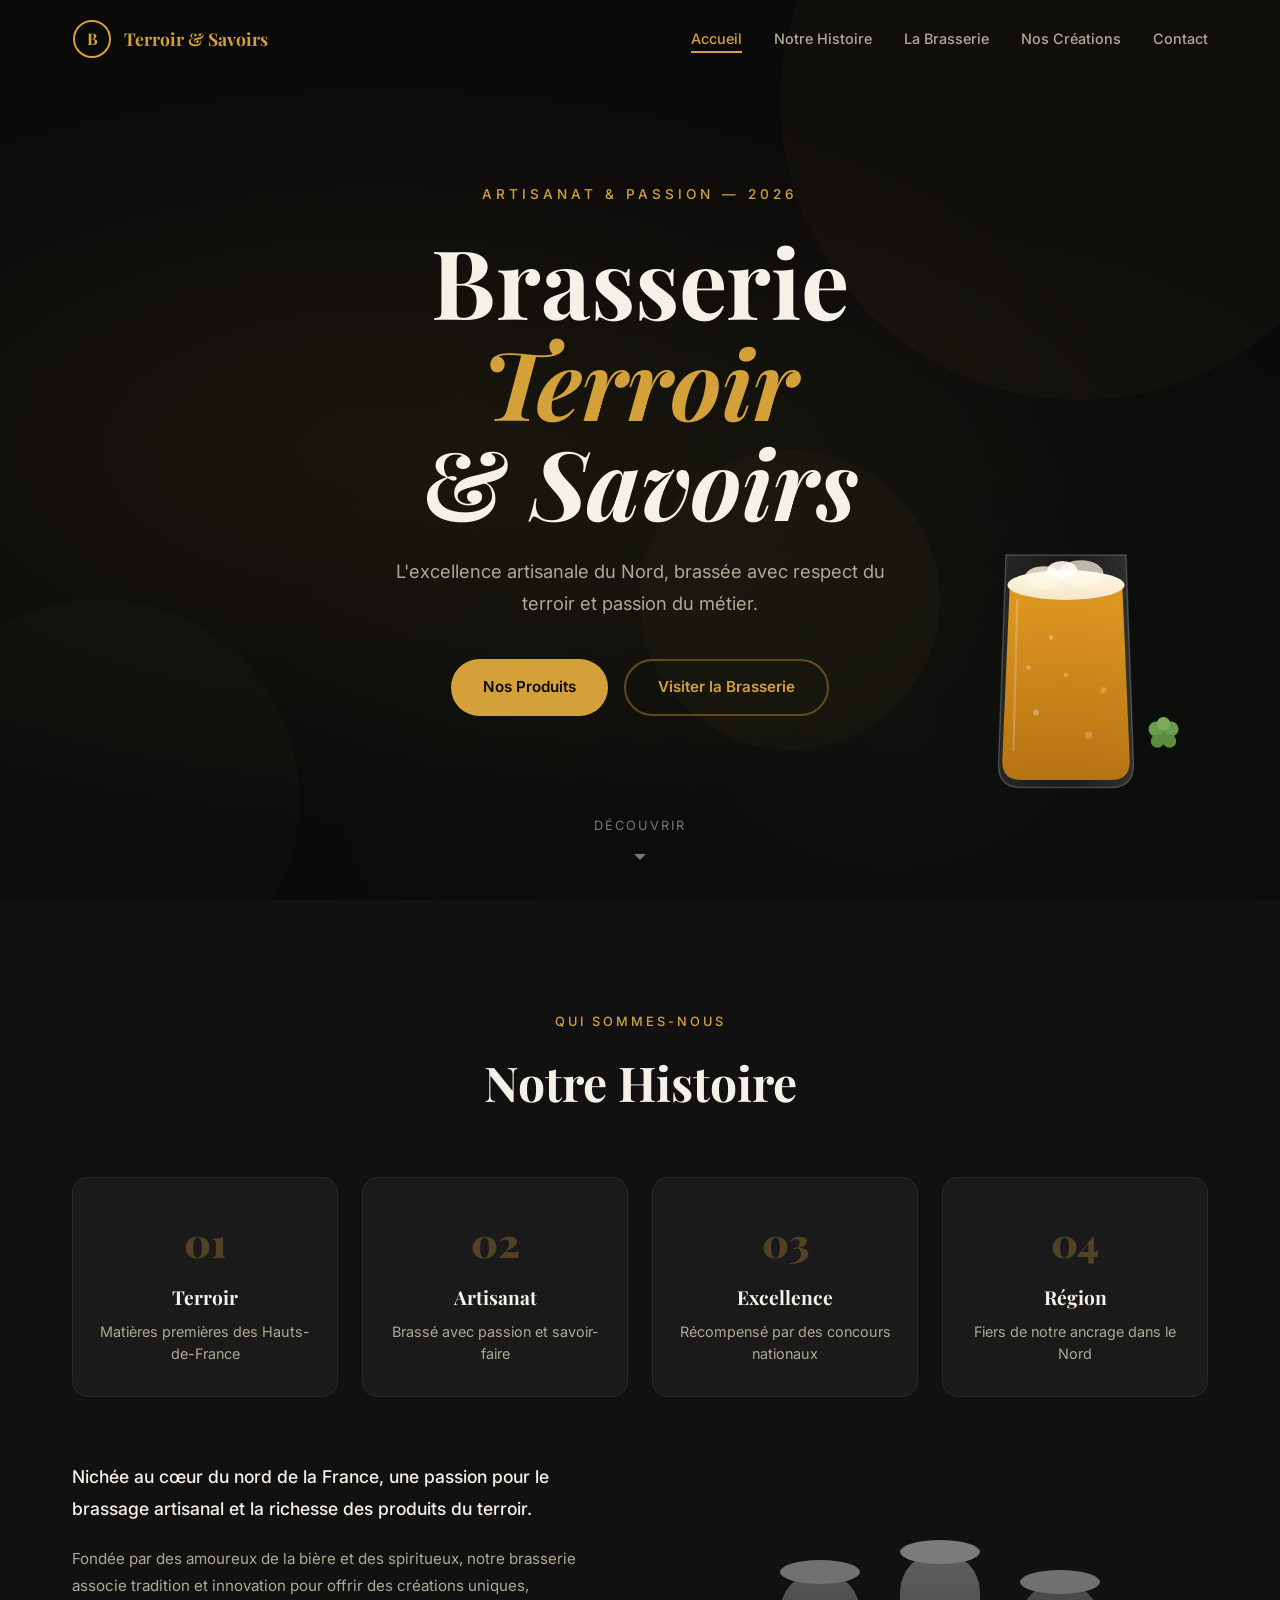
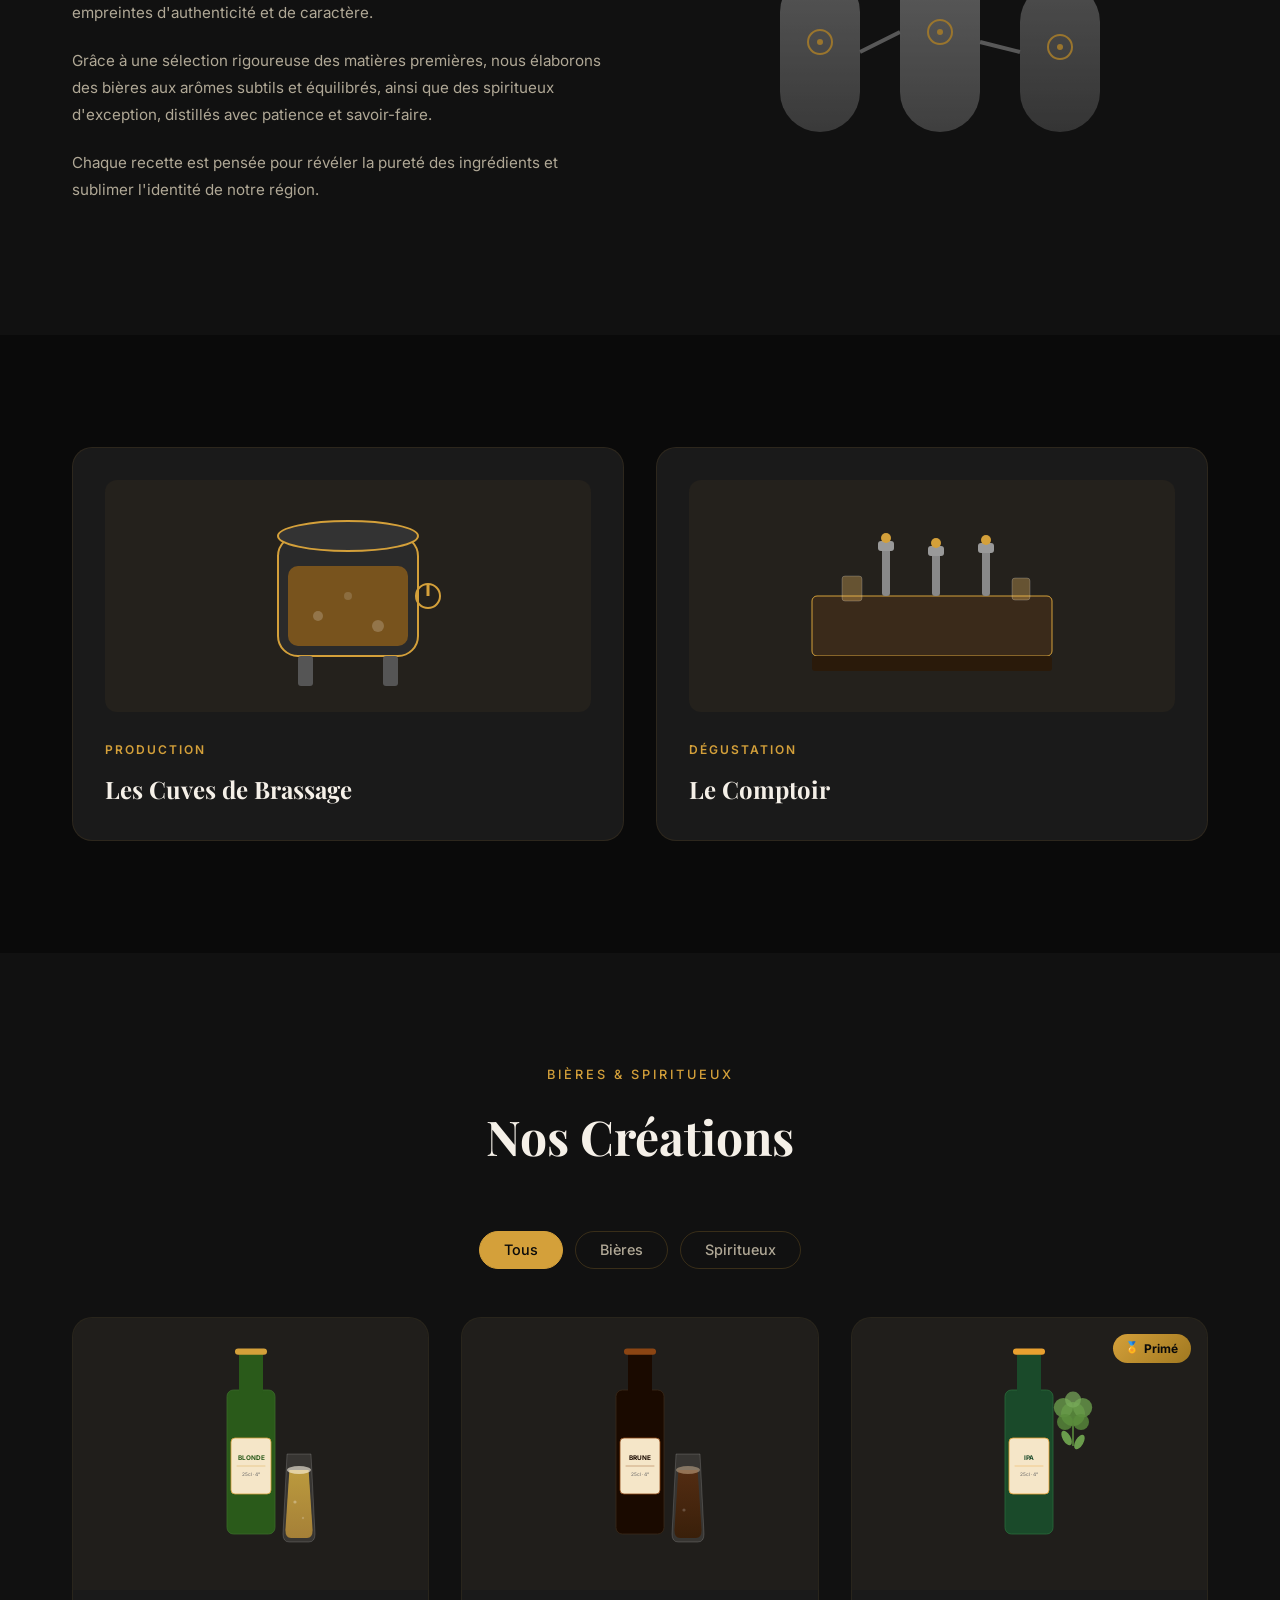
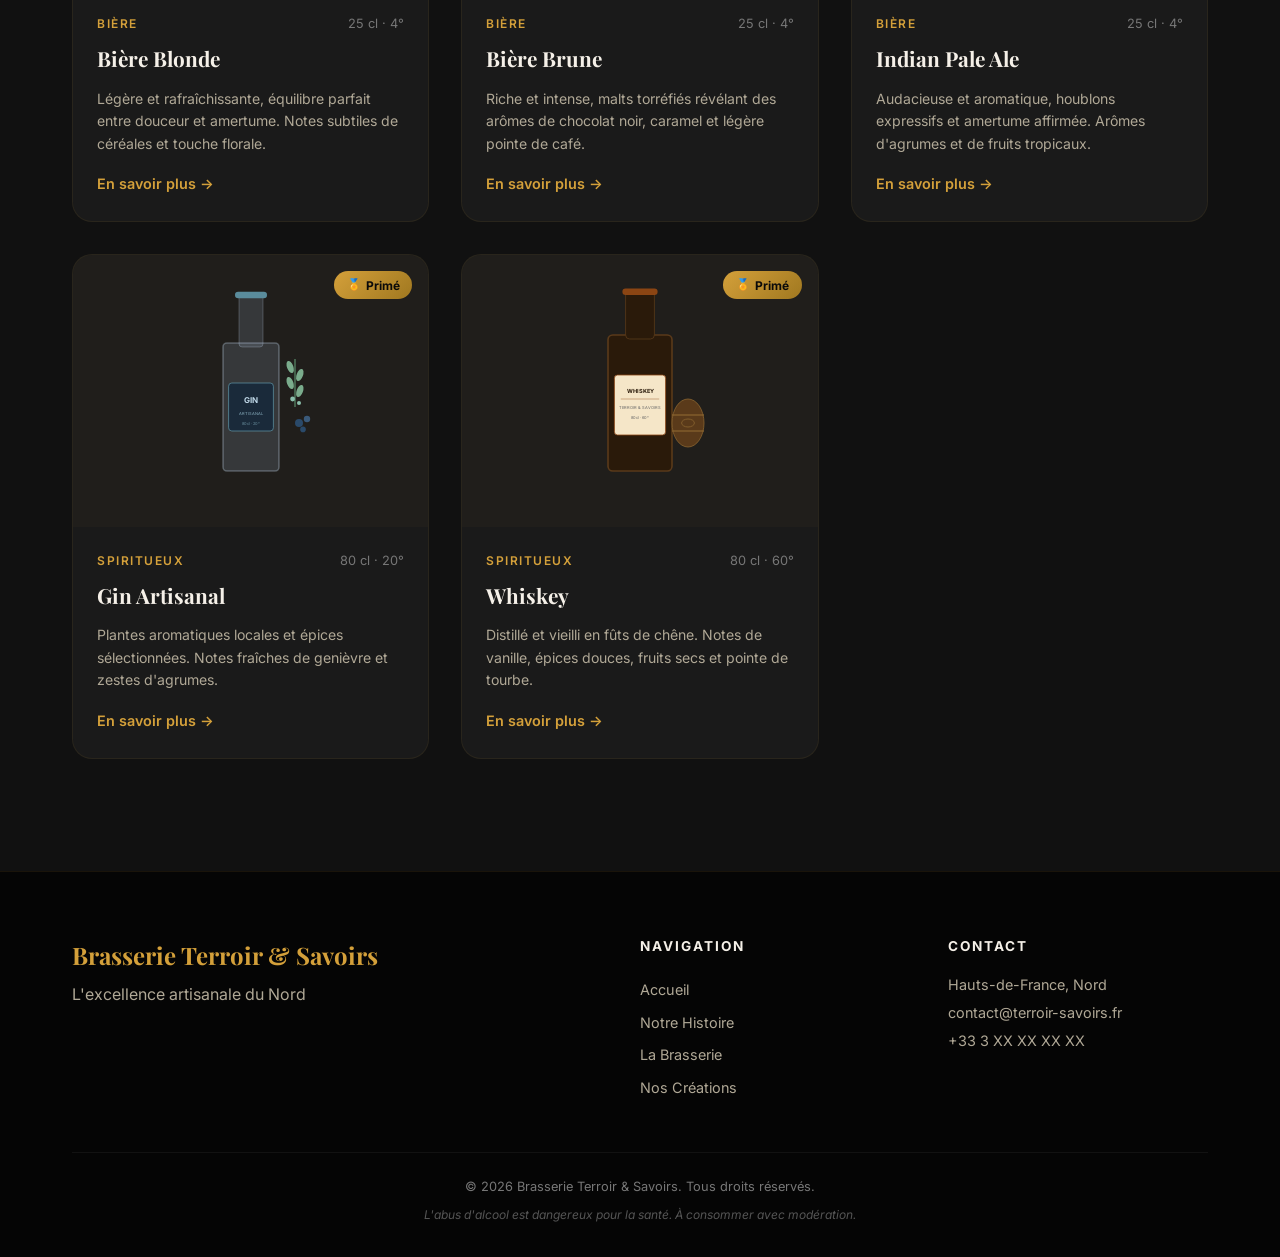
<file: index.html>
<!DOCTYPE html>
<html lang="fr">
<head>
    <meta charset="UTF-8">
    <meta name="viewport" content="width=device-width, initial-scale=1.0">
    <title>Brasserie Terroir & Savoirs</title>
    <link rel="preconnect" href="https://fonts.googleapis.com">
    <link rel="preconnect" href="https://fonts.gstatic.com" crossorigin>
    <link href="https://fonts.googleapis.com/css2?family=Playfair+Display:ital,wght@0,400;0,700;0,900;1,400&family=Inter:wght@300;400;500;600;700&display=swap" rel="stylesheet">
    <link rel="stylesheet" href="style.css">
</head>
<body>
    <!-- Navigation -->
    <nav class="navbar" id="navbar">
        <div class="nav-container">
            <a href="#hero" class="nav-logo">
                <svg class="logo-icon" viewBox="0 0 40 40" width="40" height="40">
                    <circle cx="20" cy="20" r="18" fill="none" stroke="currentColor" stroke-width="2"/>
                    <text x="20" y="26" text-anchor="middle" font-size="16" font-weight="bold" fill="currentColor">B</text>
                </svg>
                <span>Terroir & Savoirs</span>
            </a>
            <ul class="nav-links">
                <li><a href="#hero" class="nav-link active">Accueil</a></li>
                <li><a href="#histoire" class="nav-link">Notre Histoire</a></li>
                <li><a href="#brasserie" class="nav-link">La Brasserie</a></li>
                <li><a href="#creations" class="nav-link">Nos Créations</a></li>
                <li><a href="#contact" class="nav-link">Contact</a></li>
            </ul>
            <button class="nav-toggle" id="navToggle" aria-label="Menu">
                <span></span><span></span><span></span>
            </button>
        </div>
    </nav>

    <!-- Hero Section -->
    <section class="hero" id="hero">
        <div class="hero-bg-shapes">
            <div class="shape shape-1"></div>
            <div class="shape shape-2"></div>
            <div class="shape shape-3"></div>
        </div>
        <div class="hero-content">
            <p class="hero-subtitle">Artisanat &amp; Passion — 2026</p>
            <h1 class="hero-title">
                <span class="title-line">Brasserie</span>
                <span class="title-line title-accent">Terroir</span>
                <span class="title-line">& <em>Savoirs</em></span>
            </h1>
            <p class="hero-desc">L'excellence artisanale du Nord, brassée avec respect du terroir et passion du métier.</p>
            <div class="hero-actions">
                <a href="#creations" class="btn btn-primary">Nos Produits</a>
                <a href="#brasserie" class="btn btn-outline">Visiter la Brasserie</a>
            </div>
        </div>
        <div class="hero-illustration">
            <svg viewBox="0 0 400 500" class="beer-hero-svg">
                <!-- Beer glass illustration -->
                <defs>
                    <linearGradient id="beerGrad" x1="0" y1="0" x2="0" y2="1">
                        <stop offset="0%" stop-color="#f4a623"/>
                        <stop offset="100%" stop-color="#c67c10"/>
                    </linearGradient>
                    <linearGradient id="foamGrad" x1="0" y1="0" x2="0" y2="1">
                        <stop offset="0%" stop-color="#fff8e7"/>
                        <stop offset="100%" stop-color="#f5e6c8"/>
                    </linearGradient>
                    <linearGradient id="glassGrad" x1="0" y1="0" x2="1" y2="0">
                        <stop offset="0%" stop-color="rgba(255,255,255,0.1)"/>
                        <stop offset="50%" stop-color="rgba(255,255,255,0.05)"/>
                        <stop offset="100%" stop-color="rgba(255,255,255,0.15)"/>
                    </linearGradient>
                </defs>
                <!-- Glass body -->
                <path d="M120 140 L110 420 Q110 450 140 450 L260 450 Q290 450 290 420 L280 140 Z" fill="url(#glassGrad)" stroke="rgba(255,255,255,0.2)" stroke-width="2"/>
                <!-- Beer liquid -->
                <path d="M125 180 L115 415 Q115 440 140 440 L260 440 Q285 440 285 415 L275 180 Z" fill="url(#beerGrad)" opacity="0.9"/>
                <!-- Foam -->
                <ellipse cx="200" cy="180" rx="78" ry="20" fill="url(#foamGrad)"/>
                <ellipse cx="170" cy="170" rx="25" ry="15" fill="#fff8e7" opacity="0.8"/>
                <ellipse cx="220" cy="165" rx="30" ry="18" fill="#fff8e7" opacity="0.7"/>
                <ellipse cx="195" cy="160" rx="20" ry="12" fill="#fffdf5" opacity="0.9"/>
                <!-- Bubbles -->
                <circle cx="160" cy="350" r="4" fill="rgba(255,255,255,0.3)" class="bubble b1"/>
                <circle cx="200" cy="300" r="3" fill="rgba(255,255,255,0.25)" class="bubble b2"/>
                <circle cx="230" cy="380" r="5" fill="rgba(255,255,255,0.2)" class="bubble b3"/>
                <circle cx="180" cy="250" r="3" fill="rgba(255,255,255,0.3)" class="bubble b4"/>
                <circle cx="250" cy="320" r="4" fill="rgba(255,255,255,0.2)" class="bubble b5"/>
                <circle cx="150" cy="290" r="3" fill="rgba(255,255,255,0.25)" class="bubble b6"/>
                <!-- Glass shine -->
                <path d="M135 200 L130 400" stroke="rgba(255,255,255,0.2)" stroke-width="3" stroke-linecap="round"/>
                <!-- Wheat decorations -->
                <g class="wheat wheat-left" transform="translate(50, 200) rotate(-20)">
                    <line x1="0" y1="0" x2="0" y2="-100" stroke="#c67c10" stroke-width="2"/>
                    <ellipse cx="-8" cy="-30" rx="6" ry="15" fill="#d4a03a" transform="rotate(-20)"/>
                    <ellipse cx="8" cy="-45" rx="6" ry="15" fill="#d4a03a" transform="rotate(20)"/>
                    <ellipse cx="-8" cy="-60" rx="6" ry="15" fill="#d4a03a" transform="rotate(-20)"/>
                    <ellipse cx="8" cy="-75" rx="6" ry="15" fill="#d4a03a" transform="rotate(20)"/>
                    <ellipse cx="0" cy="-90" rx="5" ry="12" fill="#d4a03a"/>
                </g>
                <g class="wheat wheat-right" transform="translate(340, 220) rotate(15)">
                    <line x1="0" y1="0" x2="0" y2="-90" stroke="#c67c10" stroke-width="2"/>
                    <ellipse cx="-8" cy="-25" rx="6" ry="14" fill="#d4a03a" transform="rotate(-20)"/>
                    <ellipse cx="8" cy="-40" rx="6" ry="14" fill="#d4a03a" transform="rotate(20)"/>
                    <ellipse cx="-8" cy="-55" rx="6" ry="14" fill="#d4a03a" transform="rotate(-20)"/>
                    <ellipse cx="8" cy="-70" rx="6" ry="14" fill="#d4a03a" transform="rotate(20)"/>
                    <ellipse cx="0" cy="-82" rx="5" ry="12" fill="#d4a03a"/>
                </g>
                <!-- Hop decoration -->
                <g class="hop" transform="translate(330, 380)">
                    <circle cx="0" cy="0" r="12" fill="#5a8c3c"/>
                    <circle cx="10" cy="-8" r="10" fill="#6a9c4c"/>
                    <circle cx="-10" cy="-8" r="10" fill="#6a9c4c"/>
                    <circle cx="0" cy="-15" r="9" fill="#7aac5c"/>
                    <circle cx="8" cy="8" r="9" fill="#5a8c3c"/>
                    <circle cx="-8" cy="8" r="9" fill="#5a8c3c"/>
                </g>
            </svg>
        </div>
        <a href="#histoire" class="scroll-indicator">
            <span>Découvrir</span>
            <svg viewBox="0 0 24 24" width="24" height="24"><path d="M12 16l-6-6h12z" fill="currentColor"/></svg>
        </a>
    </section>

    <!-- Qui sommes-nous -->
    <section class="section histoire" id="histoire">
        <div class="container">
            <p class="section-label">Qui sommes-nous</p>
            <h2 class="section-title">Notre Histoire</h2>

            <div class="values-grid">
                <div class="value-card" data-aos="fade-up">
                    <span class="value-number">01</span>
                    <h3>Terroir</h3>
                    <p>Matières premières des Hauts-de-France</p>
                </div>
                <div class="value-card" data-aos="fade-up" data-delay="100">
                    <span class="value-number">02</span>
                    <h3>Artisanat</h3>
                    <p>Brassé avec passion et savoir-faire</p>
                </div>
                <div class="value-card" data-aos="fade-up" data-delay="200">
                    <span class="value-number">03</span>
                    <h3>Excellence</h3>
                    <p>Récompensé par des concours nationaux</p>
                </div>
                <div class="value-card" data-aos="fade-up" data-delay="300">
                    <span class="value-number">04</span>
                    <h3>Région</h3>
                    <p>Fiers de notre ancrage dans le Nord</p>
                </div>
            </div>

            <div class="story-content">
                <div class="story-text">
                    <p>Nichée au cœur du nord de la France, une passion pour le brassage artisanal et la richesse des produits du terroir.</p>
                    <p>Fondée par des amoureux de la bière et des spiritueux, notre brasserie associe tradition et innovation pour offrir des créations uniques, empreintes d'authenticité et de caractère.</p>
                    <p>Grâce à une sélection rigoureuse des matières premières, nous élaborons des bières aux arômes subtils et équilibrés, ainsi que des spiritueux d'exception, distillés avec patience et savoir-faire.</p>
                    <p>Chaque recette est pensée pour révéler la pureté des ingrédients et sublimer l'identité de notre région.</p>
                </div>
                <div class="story-illustration">
                    <svg viewBox="0 0 400 300" class="brewery-svg">
                        <defs>
                            <linearGradient id="tankGrad" x1="0" y1="0" x2="0" y2="1">
                                <stop offset="0%" stop-color="#8b8b8b"/>
                                <stop offset="100%" stop-color="#5a5a5a"/>
                            </linearGradient>
                        </defs>
                        <!-- Brewing tanks -->
                        <rect x="40" y="80" width="80" height="160" rx="40" fill="url(#tankGrad)" opacity="0.8"/>
                        <rect x="160" y="60" width="80" height="180" rx="40" fill="url(#tankGrad)" opacity="0.9"/>
                        <rect x="280" y="90" width="80" height="150" rx="40" fill="url(#tankGrad)" opacity="0.7"/>
                        <!-- Tank details -->
                        <ellipse cx="80" cy="80" rx="40" ry="12" fill="#9a9a9a"/>
                        <ellipse cx="200" cy="60" rx="40" ry="12" fill="#aaa"/>
                        <ellipse cx="320" cy="90" rx="40" ry="12" fill="#999"/>
                        <!-- Pipes -->
                        <path d="M120 160 L160 140" stroke="#777" stroke-width="4" fill="none"/>
                        <path d="M240 150 L280 160" stroke="#777" stroke-width="4" fill="none"/>
                        <!-- Gauge circles -->
                        <circle cx="80" cy="150" r="12" fill="none" stroke="#d4a03a" stroke-width="2"/>
                        <circle cx="80" cy="150" r="3" fill="#d4a03a"/>
                        <circle cx="200" cy="140" r="12" fill="none" stroke="#d4a03a" stroke-width="2"/>
                        <circle cx="200" cy="140" r="3" fill="#d4a03a"/>
                        <circle cx="320" cy="155" r="12" fill="none" stroke="#d4a03a" stroke-width="2"/>
                        <circle cx="320" cy="155" r="3" fill="#d4a03a"/>
                        <!-- Steam -->
                        <path d="M70 65 Q65 40 75 20" stroke="rgba(255,255,255,0.3)" stroke-width="2" fill="none" class="steam s1"/>
                        <path d="M90 60 Q95 35 85 15" stroke="rgba(255,255,255,0.3)" stroke-width="2" fill="none" class="steam s2"/>
                        <path d="M190 45 Q185 20 195 0" stroke="rgba(255,255,255,0.3)" stroke-width="2" fill="none" class="steam s3"/>
                        <path d="M210 50 Q215 25 205 5" stroke="rgba(255,255,255,0.3)" stroke-width="2" fill="none" class="steam s4"/>
                    </svg>
                </div>
            </div>
        </div>
    </section>

    <!-- La Brasserie -->
    <section class="section brasserie-section" id="brasserie">
        <div class="container">
            <div class="brasserie-grid">
                <div class="brasserie-card clickable" data-aos="fade-right">
                    <div class="brasserie-card-illustration">
                        <svg viewBox="0 0 300 200">
                            <!-- Brewing vat illustration -->
                            <rect x="80" y="40" width="140" height="120" rx="20" fill="#2a2a2a" stroke="#d4a03a" stroke-width="2"/>
                            <ellipse cx="150" cy="40" rx="70" ry="15" fill="#333" stroke="#d4a03a" stroke-width="2"/>
                            <rect x="100" y="160" width="15" height="30" rx="3" fill="#555"/>
                            <rect x="185" y="160" width="15" height="30" rx="3" fill="#555"/>
                            <!-- Liquid inside -->
                            <rect x="90" y="70" width="120" height="80" rx="10" fill="#c67c10" opacity="0.5"/>
                            <!-- Bubbles in vat -->
                            <circle cx="120" cy="120" r="5" fill="rgba(255,255,255,0.2)" class="bubble b1"/>
                            <circle cx="150" cy="100" r="4" fill="rgba(255,255,255,0.15)" class="bubble b2"/>
                            <circle cx="180" cy="130" r="6" fill="rgba(255,255,255,0.2)" class="bubble b3"/>
                            <!-- Valve -->
                            <circle cx="230" cy="100" r="12" fill="none" stroke="#d4a03a" stroke-width="2"/>
                            <line x1="230" y1="88" x2="230" y2="100" stroke="#d4a03a" stroke-width="3"/>
                        </svg>
                    </div>
                    <span class="brasserie-card-label">Production</span>
                    <h3>Les Cuves de Brassage</h3>
                </div>
                <div class="brasserie-card clickable" data-aos="fade-left">
                    <div class="brasserie-card-illustration">
                        <svg viewBox="0 0 300 200">
                            <!-- Bar counter illustration -->
                            <rect x="30" y="100" width="240" height="60" rx="5" fill="#3a2a1a" stroke="#d4a03a" stroke-width="1"/>
                            <rect x="30" y="160" width="240" height="15" rx="3" fill="#2a1a0a"/>
                            <!-- Beer taps -->
                            <rect x="100" y="50" width="8" height="50" rx="3" fill="#888"/>
                            <rect x="96" y="45" width="16" height="10" rx="3" fill="#999"/>
                            <circle cx="104" cy="42" r="5" fill="#d4a03a"/>
                            <rect x="150" y="55" width="8" height="45" rx="3" fill="#888"/>
                            <rect x="146" y="50" width="16" height="10" rx="3" fill="#999"/>
                            <circle cx="154" cy="47" r="5" fill="#d4a03a"/>
                            <rect x="200" y="52" width="8" height="48" rx="3" fill="#888"/>
                            <rect x="196" y="47" width="16" height="10" rx="3" fill="#999"/>
                            <circle cx="204" cy="44" r="5" fill="#d4a03a"/>
                            <!-- Glasses on counter -->
                            <rect x="60" y="80" width="20" height="25" rx="3" fill="rgba(255,200,100,0.3)" stroke="rgba(255,255,255,0.2)" stroke-width="1"/>
                            <rect x="230" y="82" width="18" height="22" rx="3" fill="rgba(255,200,100,0.3)" stroke="rgba(255,255,255,0.2)" stroke-width="1"/>
                        </svg>
                    </div>
                    <span class="brasserie-card-label">Dégustation</span>
                    <h3>Le Comptoir</h3>
                </div>
            </div>
        </div>
    </section>

    <!-- Nos Créations -->
    <section class="section creations" id="creations">
        <div class="container">
            <p class="section-label">Bières & Spiritueux</p>
            <h2 class="section-title">Nos Créations</h2>

            <div class="filter-tabs">
                <button class="filter-btn active" data-filter="all">Tous</button>
                <button class="filter-btn" data-filter="biere">Bières</button>
                <button class="filter-btn" data-filter="spiritueux">Spiritueux</button>
            </div>

            <div class="products-grid">
                <!-- Bière Blonde -->
                <div class="product-card clickable" data-category="biere" data-aos="fade-up">
                    <div class="product-illustration">
                        <svg viewBox="0 0 200 280">
                            <defs>
                                <linearGradient id="blondeGrad" x1="0" y1="0" x2="0" y2="1">
                                    <stop offset="0%" stop-color="#f4c542"/>
                                    <stop offset="100%" stop-color="#d4a03a"/>
                                </linearGradient>
                            </defs>
                            <!-- Bottle -->
                            <rect x="70" y="60" width="60" height="180" rx="8" fill="#2a5a1a" stroke="#3a6a2a" stroke-width="1"/>
                            <rect x="85" y="10" width="30" height="55" rx="5" fill="#2a5a1a"/>
                            <rect x="80" y="8" width="40" height="8" rx="4" fill="#d4a03a"/>
                            <!-- Label -->
                            <rect x="75" y="120" width="50" height="70" rx="5" fill="#f5e6c8" stroke="#d4a03a" stroke-width="1"/>
                            <text x="100" y="148" text-anchor="middle" font-size="8" font-weight="bold" fill="#2a5a1a">BLONDE</text>
                            <line x1="82" y1="155" x2="118" y2="155" stroke="#d4a03a" stroke-width="0.5"/>
                            <text x="100" y="168" text-anchor="middle" font-size="6" fill="#666">25cl · 4°</text>
                            <!-- Glass next to it -->
                            <path d="M145 140 L140 240 Q140 250 148 250 L172 250 Q180 250 180 240 L175 140 Z" fill="rgba(255,255,255,0.1)" stroke="rgba(255,255,255,0.2)" stroke-width="1"/>
                            <path d="M148 160 L143 235 Q143 245 150 245 L170 245 Q177 245 177 235 L172 160 Z" fill="url(#blondeGrad)" opacity="0.7"/>
                            <ellipse cx="160" cy="160" rx="15" ry="5" fill="#fff8e7" opacity="0.6"/>
                            <circle cx="155" cy="200" r="2" fill="rgba(255,255,255,0.3)" class="bubble b1"/>
                            <circle cx="165" cy="220" r="1.5" fill="rgba(255,255,255,0.2)" class="bubble b2"/>
                        </svg>
                    </div>
                    <div class="product-info">
                        <div class="product-meta">
                            <span class="product-type">Bière</span>
                            <span class="product-specs">25 cl · 4°</span>
                        </div>
                        <h3>Bière Blonde</h3>
                        <p>Légère et rafraîchissante, équilibre parfait entre douceur et amertume. Notes subtiles de céréales et touche florale.</p>
                        <a href="#" class="product-link" onclick="openModal('blonde'); return false;">En savoir plus →</a>
                    </div>
                </div>

                <!-- Bière Brune -->
                <div class="product-card clickable" data-category="biere" data-aos="fade-up" data-delay="100">
                    <div class="product-illustration">
                        <svg viewBox="0 0 200 280">
                            <defs>
                                <linearGradient id="bruneGrad" x1="0" y1="0" x2="0" y2="1">
                                    <stop offset="0%" stop-color="#5a2a0a"/>
                                    <stop offset="100%" stop-color="#3a1a00"/>
                                </linearGradient>
                            </defs>
                            <!-- Bottle -->
                            <rect x="70" y="60" width="60" height="180" rx="8" fill="#1a0a00" stroke="#3a2a1a" stroke-width="1"/>
                            <rect x="85" y="10" width="30" height="55" rx="5" fill="#1a0a00"/>
                            <rect x="80" y="8" width="40" height="8" rx="4" fill="#8b4513"/>
                            <!-- Label -->
                            <rect x="75" y="120" width="50" height="70" rx="5" fill="#f5e6c8" stroke="#8b4513" stroke-width="1"/>
                            <text x="100" y="148" text-anchor="middle" font-size="8" font-weight="bold" fill="#1a0a00">BRUNE</text>
                            <line x1="82" y1="155" x2="118" y2="155" stroke="#8b4513" stroke-width="0.5"/>
                            <text x="100" y="168" text-anchor="middle" font-size="6" fill="#666">25cl · 4°</text>
                            <!-- Glass -->
                            <path d="M145 140 L140 240 Q140 250 148 250 L172 250 Q180 250 180 240 L175 140 Z" fill="rgba(255,255,255,0.1)" stroke="rgba(255,255,255,0.2)" stroke-width="1"/>
                            <path d="M148 160 L143 235 Q143 245 150 245 L170 245 Q177 245 177 235 L172 160 Z" fill="url(#bruneGrad)" opacity="0.8"/>
                            <ellipse cx="160" cy="160" rx="15" ry="5" fill="#d4b896" opacity="0.5"/>
                            <circle cx="155" cy="210" r="2" fill="rgba(255,255,255,0.2)" class="bubble b1"/>
                        </svg>
                    </div>
                    <div class="product-info">
                        <div class="product-meta">
                            <span class="product-type">Bière</span>
                            <span class="product-specs">25 cl · 4°</span>
                        </div>
                        <h3>Bière Brune</h3>
                        <p>Riche et intense, malts torréfiés révélant des arômes de chocolat noir, caramel et légère pointe de café.</p>
                        <a href="#" class="product-link" onclick="openModal('brune'); return false;">En savoir plus →</a>
                    </div>
                </div>

                <!-- IPA -->
                <div class="product-card clickable awarded" data-category="biere" data-aos="fade-up" data-delay="200">
                    <span class="badge">Primé</span>
                    <div class="product-illustration">
                        <svg viewBox="0 0 200 280">
                            <defs>
                                <linearGradient id="ipaGrad" x1="0" y1="0" x2="0" y2="1">
                                    <stop offset="0%" stop-color="#e8a030"/>
                                    <stop offset="100%" stop-color="#c08020"/>
                                </linearGradient>
                            </defs>
                            <!-- Bottle -->
                            <rect x="70" y="60" width="60" height="180" rx="8" fill="#1a4a2a" stroke="#2a6a3a" stroke-width="1"/>
                            <rect x="85" y="10" width="30" height="55" rx="5" fill="#1a4a2a"/>
                            <rect x="80" y="8" width="40" height="8" rx="4" fill="#e8a030"/>
                            <!-- Label -->
                            <rect x="75" y="120" width="50" height="70" rx="5" fill="#f5e6c8" stroke="#e8a030" stroke-width="1"/>
                            <text x="100" y="148" text-anchor="middle" font-size="8" font-weight="bold" fill="#1a4a2a">IPA</text>
                            <line x1="82" y1="155" x2="118" y2="155" stroke="#e8a030" stroke-width="0.5"/>
                            <text x="100" y="168" text-anchor="middle" font-size="6" fill="#666">25cl · 4°</text>
                            <!-- Hop illustration -->
                            <g transform="translate(155, 90)">
                                <circle cx="0" cy="0" r="15" fill="#5a8c3c" opacity="0.9"/>
                                <circle cx="12" cy="-8" r="12" fill="#6a9c4c" opacity="0.8"/>
                                <circle cx="-12" cy="-8" r="12" fill="#6a9c4c" opacity="0.8"/>
                                <circle cx="0" cy="-18" r="10" fill="#7aac5c" opacity="0.7"/>
                                <circle cx="10" cy="10" r="10" fill="#5a8c3c" opacity="0.8"/>
                                <circle cx="-10" cy="10" r="10" fill="#5a8c3c" opacity="0.8"/>
                                <line x1="0" y1="15" x2="0" y2="40" stroke="#5a8c3c" stroke-width="2"/>
                                <ellipse cx="-8" cy="30" rx="5" ry="10" fill="#6a9c4c" transform="rotate(-30, -8, 30)"/>
                                <ellipse cx="8" cy="35" rx="5" ry="10" fill="#6a9c4c" transform="rotate(30, 8, 35)"/>
                            </g>
                        </svg>
                    </div>
                    <div class="product-info">
                        <div class="product-meta">
                            <span class="product-type">Bière</span>
                            <span class="product-specs">25 cl · 4°</span>
                        </div>
                        <h3>Indian Pale Ale</h3>
                        <p>Audacieuse et aromatique, houblons expressifs et amertume affirmée. Arômes d'agrumes et de fruits tropicaux.</p>
                        <a href="#" class="product-link" onclick="openModal('ipa'); return false;">En savoir plus →</a>
                    </div>
                </div>

                <!-- Gin -->
                <div class="product-card clickable awarded" data-category="spiritueux" data-aos="fade-up" data-delay="300">
                    <span class="badge">Primé</span>
                    <div class="product-illustration">
                        <svg viewBox="0 0 200 280">
                            <defs>
                                <linearGradient id="ginGrad" x1="0" y1="0" x2="0" y2="1">
                                    <stop offset="0%" stop-color="rgba(200,220,255,0.4)"/>
                                    <stop offset="100%" stop-color="rgba(150,180,220,0.3)"/>
                                </linearGradient>
                            </defs>
                            <!-- Bottle - gin style -->
                            <rect x="65" y="80" width="70" height="160" rx="5" fill="rgba(180,200,230,0.15)" stroke="rgba(200,220,240,0.3)" stroke-width="2"/>
                            <rect x="85" y="20" width="30" height="65" rx="4" fill="rgba(180,200,230,0.15)" stroke="rgba(200,220,240,0.3)" stroke-width="1"/>
                            <rect x="80" y="16" width="40" height="8" rx="4" fill="#5a8c9c"/>
                            <!-- Label -->
                            <rect x="72" y="130" width="56" height="60" rx="4" fill="#1a2a3a" stroke="#5a8c9c" stroke-width="1"/>
                            <text x="100" y="155" text-anchor="middle" font-size="10" font-weight="bold" fill="#c0d8e8">GIN</text>
                            <text x="100" y="170" text-anchor="middle" font-size="5" fill="#8ab0c0">ARTISANAL</text>
                            <text x="100" y="182" text-anchor="middle" font-size="5" fill="#6a90a0">80cl · 20°</text>
                            <!-- Botanical decorations -->
                            <g transform="translate(155, 100)">
                                <line x1="0" y1="0" x2="0" y2="60" stroke="#5a8c6c" stroke-width="1.5"/>
                                <ellipse cx="-6" cy="10" rx="4" ry="8" fill="#7aac8c" transform="rotate(-20, -6, 10)"/>
                                <ellipse cx="6" cy="20" rx="4" ry="8" fill="#7aac8c" transform="rotate(20, 6, 20)"/>
                                <ellipse cx="-6" cy="30" rx="4" ry="8" fill="#7aac8c" transform="rotate(-20, -6, 30)"/>
                                <ellipse cx="6" cy="40" rx="4" ry="8" fill="#7aac8c" transform="rotate(20, 6, 40)"/>
                                <circle cx="-3" cy="50" r="3" fill="#8bc0ac"/>
                                <circle cx="5" cy="55" r="2.5" fill="#8bc0ac"/>
                            </g>
                            <!-- Juniper berries -->
                            <circle cx="160" cy="180" r="5" fill="#2a4a6a"/>
                            <circle cx="170" cy="175" r="4" fill="#3a5a7a"/>
                            <circle cx="165" cy="188" r="3.5" fill="#2a4a6a"/>
                        </svg>
                    </div>
                    <div class="product-info">
                        <div class="product-meta">
                            <span class="product-type">Spiritueux</span>
                            <span class="product-specs">80 cl · 20°</span>
                        </div>
                        <h3>Gin Artisanal</h3>
                        <p>Plantes aromatiques locales et épices sélectionnées. Notes fraîches de genièvre et zestes d'agrumes.</p>
                        <a href="#" class="product-link" onclick="openModal('gin'); return false;">En savoir plus →</a>
                    </div>
                </div>

                <!-- Whiskey -->
                <div class="product-card clickable awarded" data-category="spiritueux" data-aos="fade-up" data-delay="400">
                    <span class="badge">Primé</span>
                    <div class="product-illustration">
                        <svg viewBox="0 0 200 280">
                            <defs>
                                <linearGradient id="whiskeyGrad" x1="0" y1="0" x2="0" y2="1">
                                    <stop offset="0%" stop-color="#a05a20"/>
                                    <stop offset="100%" stop-color="#6a3510"/>
                                </linearGradient>
                            </defs>
                            <!-- Whiskey bottle -->
                            <rect x="60" y="70" width="80" height="170" rx="6" fill="#2a1a0a" stroke="#5a3a1a" stroke-width="2"/>
                            <rect x="82" y="15" width="36" height="60" rx="5" fill="#2a1a0a" stroke="#5a3a1a" stroke-width="1"/>
                            <rect x="78" y="12" width="44" height="8" rx="4" fill="#8b4513"/>
                            <!-- Label -->
                            <rect x="68" y="120" width="64" height="75" rx="4" fill="#f5e6c8" stroke="#8b4513" stroke-width="1"/>
                            <text x="100" y="143" text-anchor="middle" font-size="7" font-weight="bold" fill="#2a1a0a">WHISKEY</text>
                            <line x1="76" y1="150" x2="124" y2="150" stroke="#8b4513" stroke-width="0.5"/>
                            <text x="100" y="162" text-anchor="middle" font-size="5" fill="#666">TERROIR & SAVOIRS</text>
                            <text x="100" y="175" text-anchor="middle" font-size="5" fill="#666">80cl · 60°</text>
                            <!-- Oak barrel decoration -->
                            <g transform="translate(160, 180)">
                                <ellipse cx="0" cy="0" rx="20" ry="30" fill="#5a3a1a" stroke="#8b6530" stroke-width="1"/>
                                <line x1="-20" y1="-10" x2="20" y2="-10" stroke="#8b6530" stroke-width="1.5"/>
                                <line x1="-20" y1="10" x2="20" y2="10" stroke="#8b6530" stroke-width="1.5"/>
                                <ellipse cx="0" cy="0" rx="8" ry="5" fill="none" stroke="#8b6530" stroke-width="1"/>
                            </g>
                        </svg>
                    </div>
                    <div class="product-info">
                        <div class="product-meta">
                            <span class="product-type">Spiritueux</span>
                            <span class="product-specs">80 cl · 60°</span>
                        </div>
                        <h3>Whiskey</h3>
                        <p>Distillé et vieilli en fûts de chêne. Notes de vanille, épices douces, fruits secs et pointe de tourbe.</p>
                        <a href="#" class="product-link" onclick="openModal('whiskey'); return false;">En savoir plus →</a>
                    </div>
                </div>
            </div>
        </div>
    </section>

    <!-- Contact / Footer -->
    <footer class="footer" id="contact">
        <div class="container">
            <div class="footer-content">
                <div class="footer-brand">
                    <h3>Brasserie Terroir & Savoirs</h3>
                    <p>L'excellence artisanale du Nord</p>
                </div>
                <div class="footer-links">
                    <h4>Navigation</h4>
                    <a href="#hero">Accueil</a>
                    <a href="#histoire">Notre Histoire</a>
                    <a href="#brasserie">La Brasserie</a>
                    <a href="#creations">Nos Créations</a>
                </div>
                <div class="footer-contact">
                    <h4>Contact</h4>
                    <p>Hauts-de-France, Nord</p>
                    <p>contact@terroir-savoirs.fr</p>
                    <p>+33 3 XX XX XX XX</p>
                </div>
            </div>
            <div class="footer-bottom">
                <p>&copy; 2026 Brasserie Terroir & Savoirs. Tous droits réservés.</p>
                <p class="alcohol-warning">L'abus d'alcool est dangereux pour la santé. À consommer avec modération.</p>
            </div>
        </div>
    </footer>

    <!-- Product Modal -->
    <div class="modal-overlay" id="productModal">
        <div class="modal">
            <button class="modal-close" onclick="closeModal()">&times;</button>
            <div class="modal-body">
                <div class="modal-illustration" id="modalIllustration"></div>
                <div class="modal-content">
                    <span class="modal-type" id="modalType"></span>
                    <h2 id="modalTitle"></h2>
                    <p class="modal-desc" id="modalDesc"></p>
                    <div class="modal-details">
                        <div class="detail"><strong>Volume</strong><span id="modalVolume"></span></div>
                        <div class="detail"><strong>Degré</strong><span id="modalDegree"></span></div>
                        <div class="detail"><strong>Arômes</strong><span id="modalAromas"></span></div>
                    </div>
                </div>
            </div>
        </div>
    </div>

    <script src="script.js"></script>
</body>
</html>
</file>
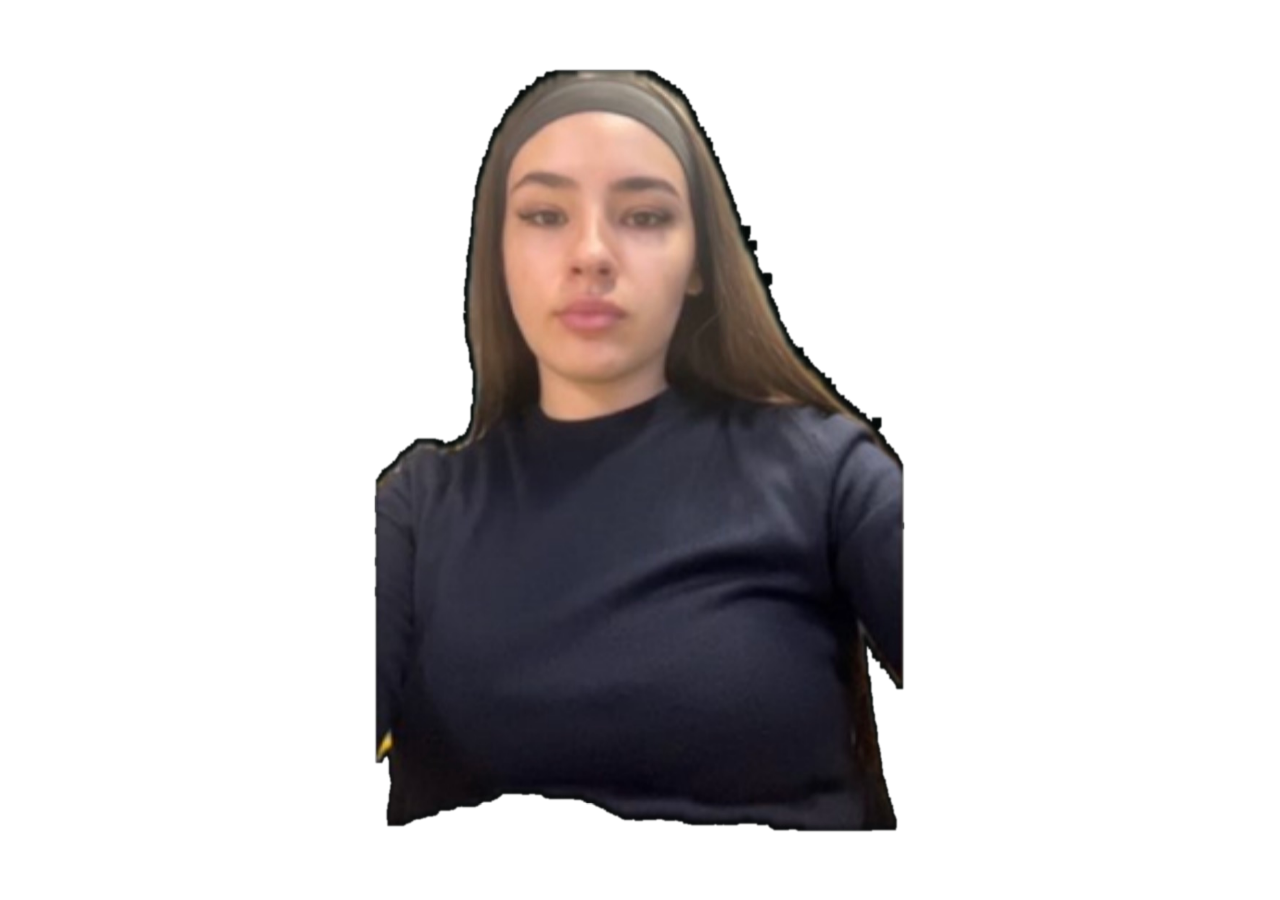
<file: photo/index.html>
<!doctype html>
<html lang="fr">
<head>
<meta charset="utf-8">
<meta name="viewport" content="width=device-width, initial-scale=1">
<title>Photo</title>
<style>
  html, body { margin: 0; height: 100%; background: #fff; overflow: hidden; }
  body { display: flex; align-items: center; justify-content: center; }
  #photo {
    max-height: 85vh; max-width: 85vw;
    cursor: pointer; user-select: none; -webkit-user-drag: none;
    -webkit-tap-highlight-color: transparent;
    will-change: transform;
  }
</style>
</head>
<body>
<img id="photo" src="photo.png" alt="">
<audio id="son" src="audio.mp3" preload="auto"></audio>
<script>
  const img = document.getElementById('photo');
  const son = document.getElementById('son');
  let anim = null;

  function folie() {
    const r = () => Math.random();
    const frames = [];
    let angle = 0;
    for (let i = 0; i < 40; i++) {
      angle += (r() * 720 - 360);
      frames.push({
        transform:
          `translate(${(r() - 0.5) * 80}vw, ${(r() - 0.5) * 70}vh) ` +
          `rotate(${angle}deg) ` +
          `scale(${(0.4 + r() * 1.2) * (r() < 0.25 ? -1 : 1)}, ${0.4 + r() * 1.2})`
      });
    }
    frames.push({ transform: 'none' });
    return frames;
  }

  function stop() {
    if (anim) { anim.cancel(); anim = null; }
  }

  img.addEventListener('click', () => {
    son.currentTime = 0;
    son.play();
    stop();
    const loop = () => {
      anim = img.animate(folie(), { duration: 6000, easing: 'ease-in-out' });
      anim.onfinish = () => { if (!son.paused && !son.ended) loop(); else anim = null; };
    };
    loop();
  });

  son.addEventListener('ended', stop);
</script>
</body>
</html>
</file>
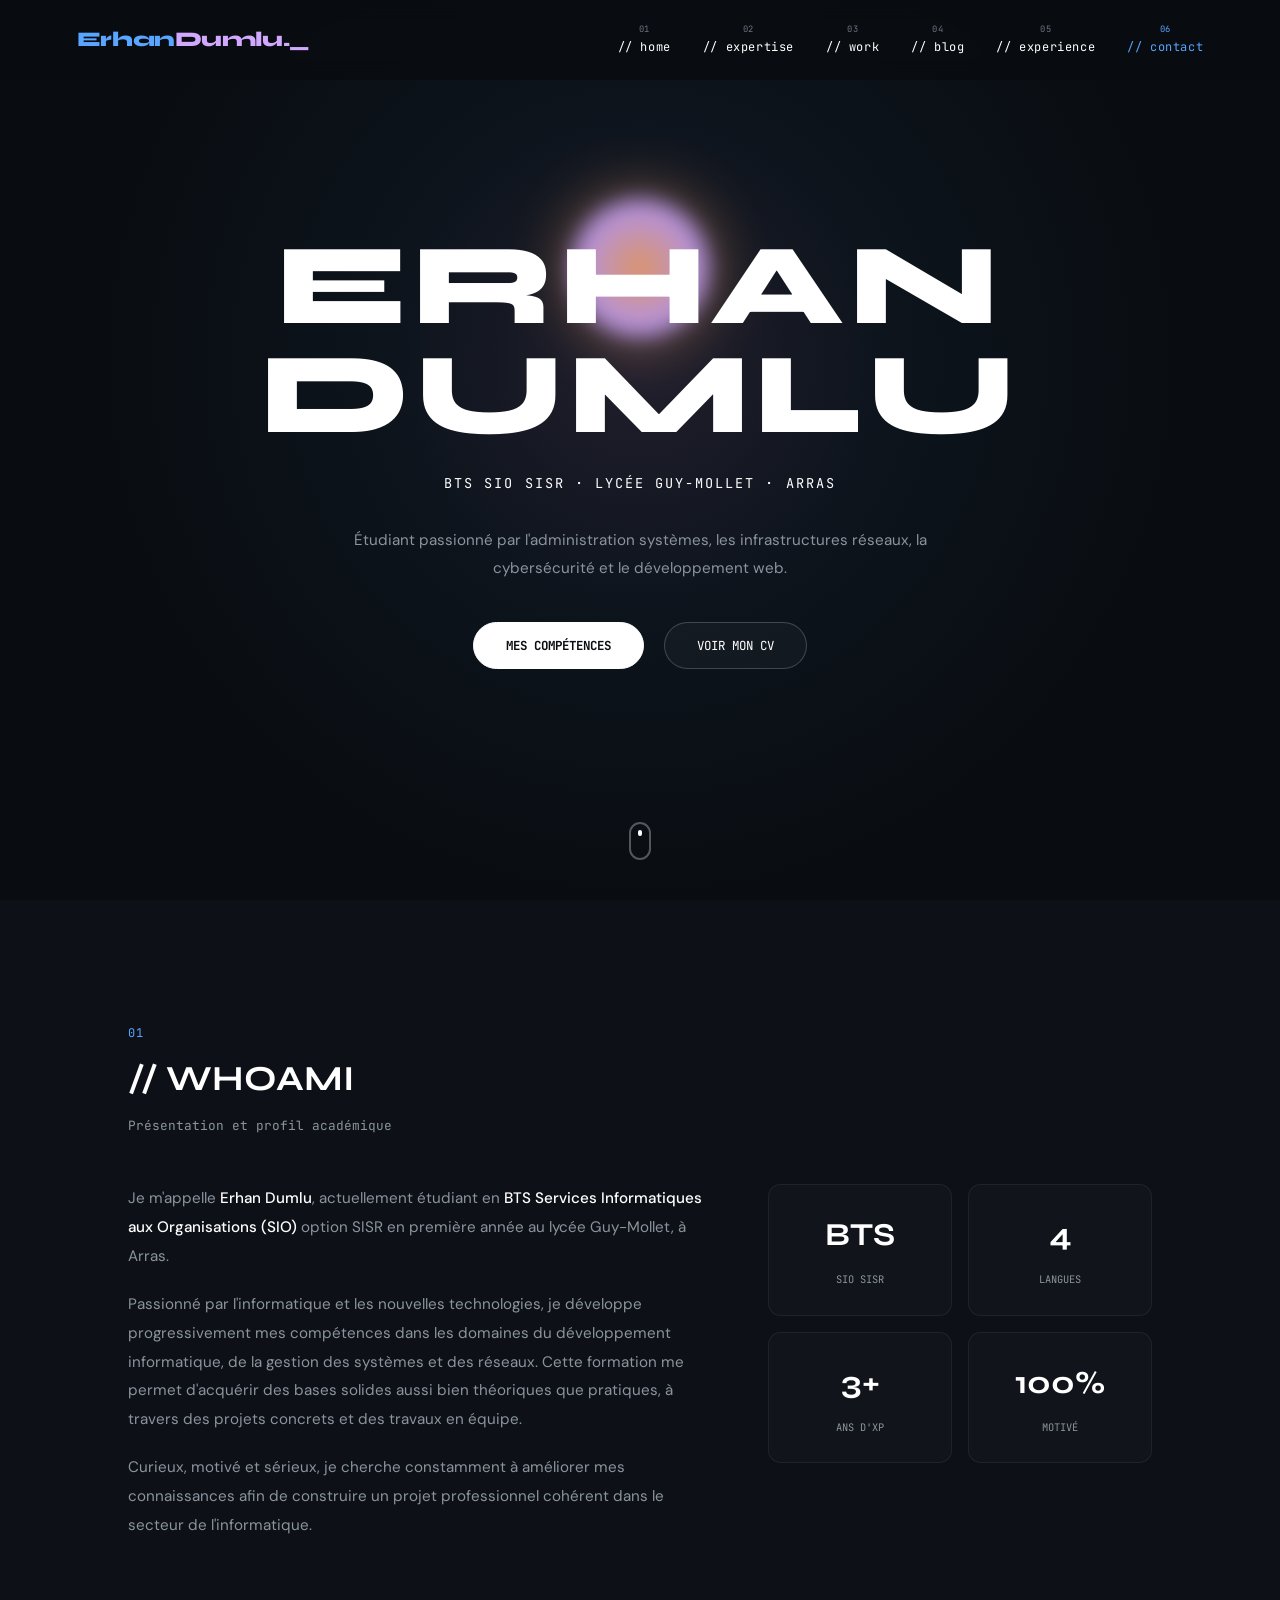
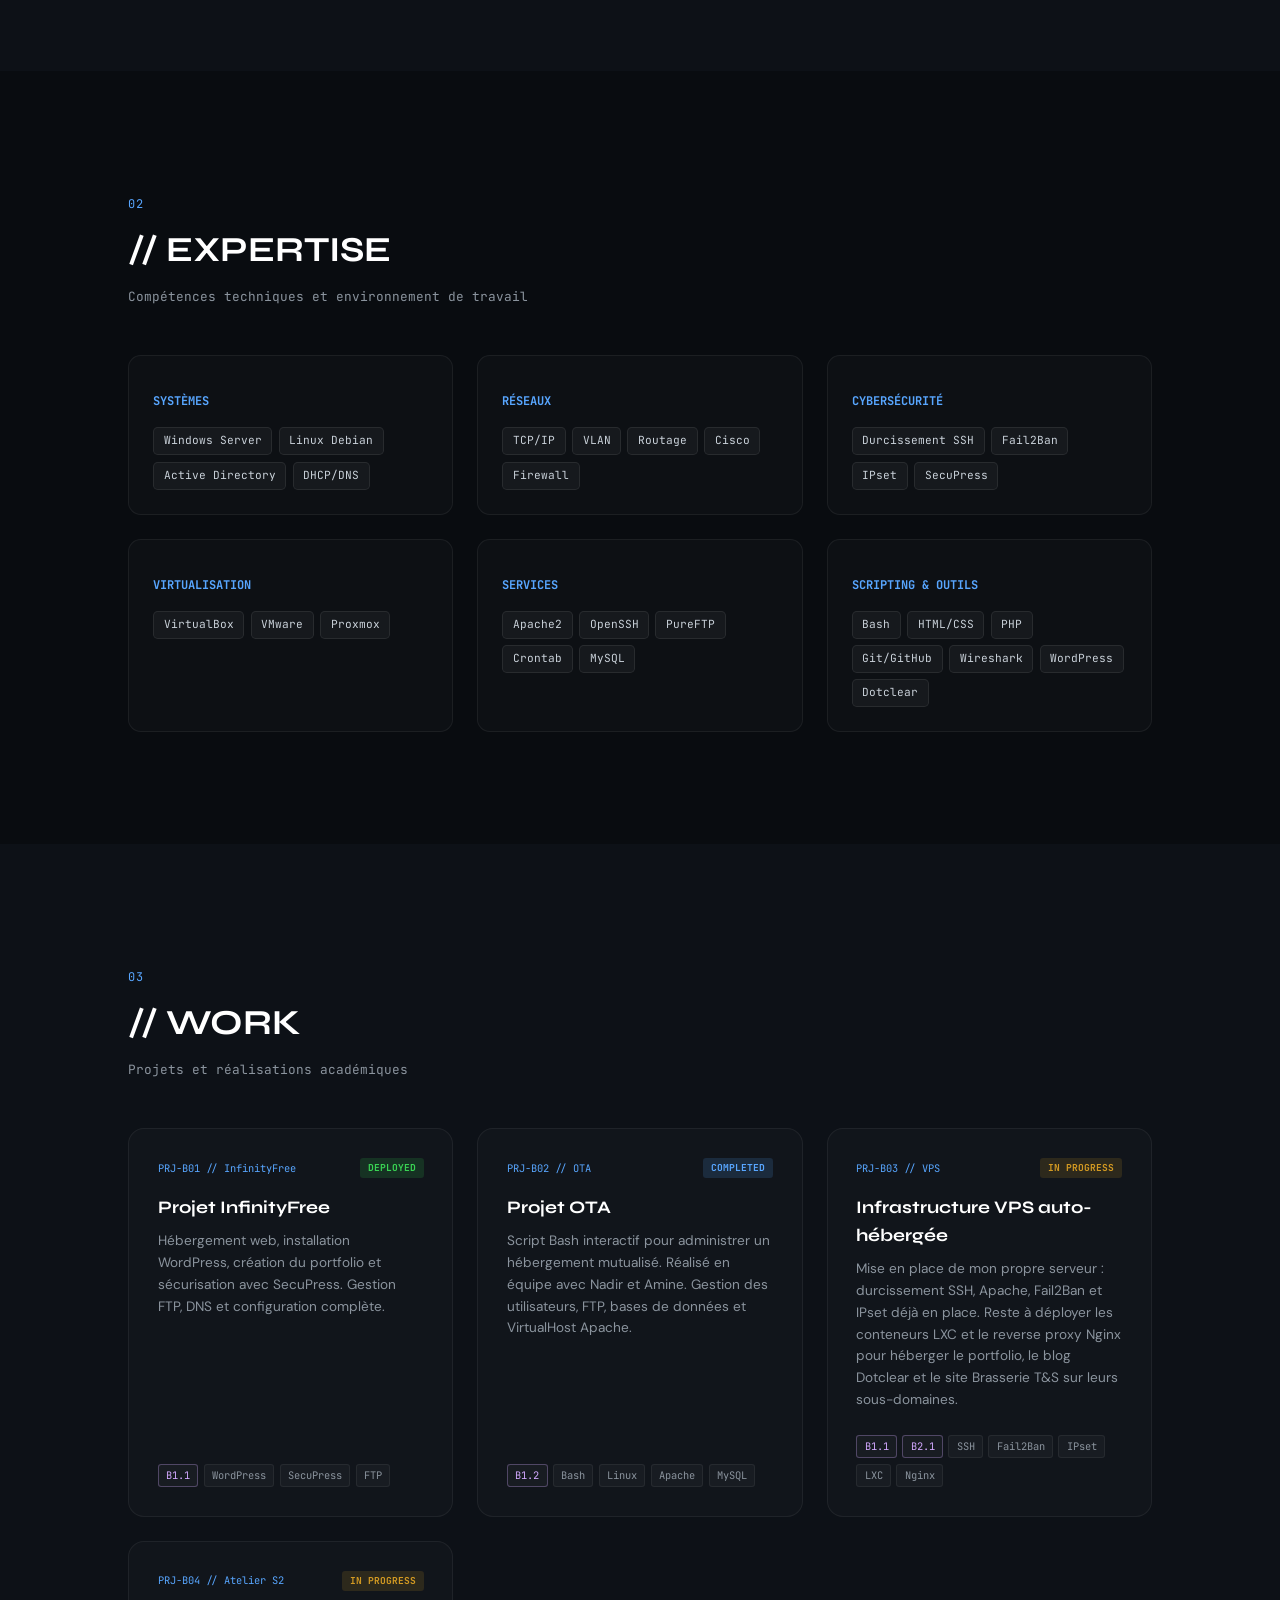
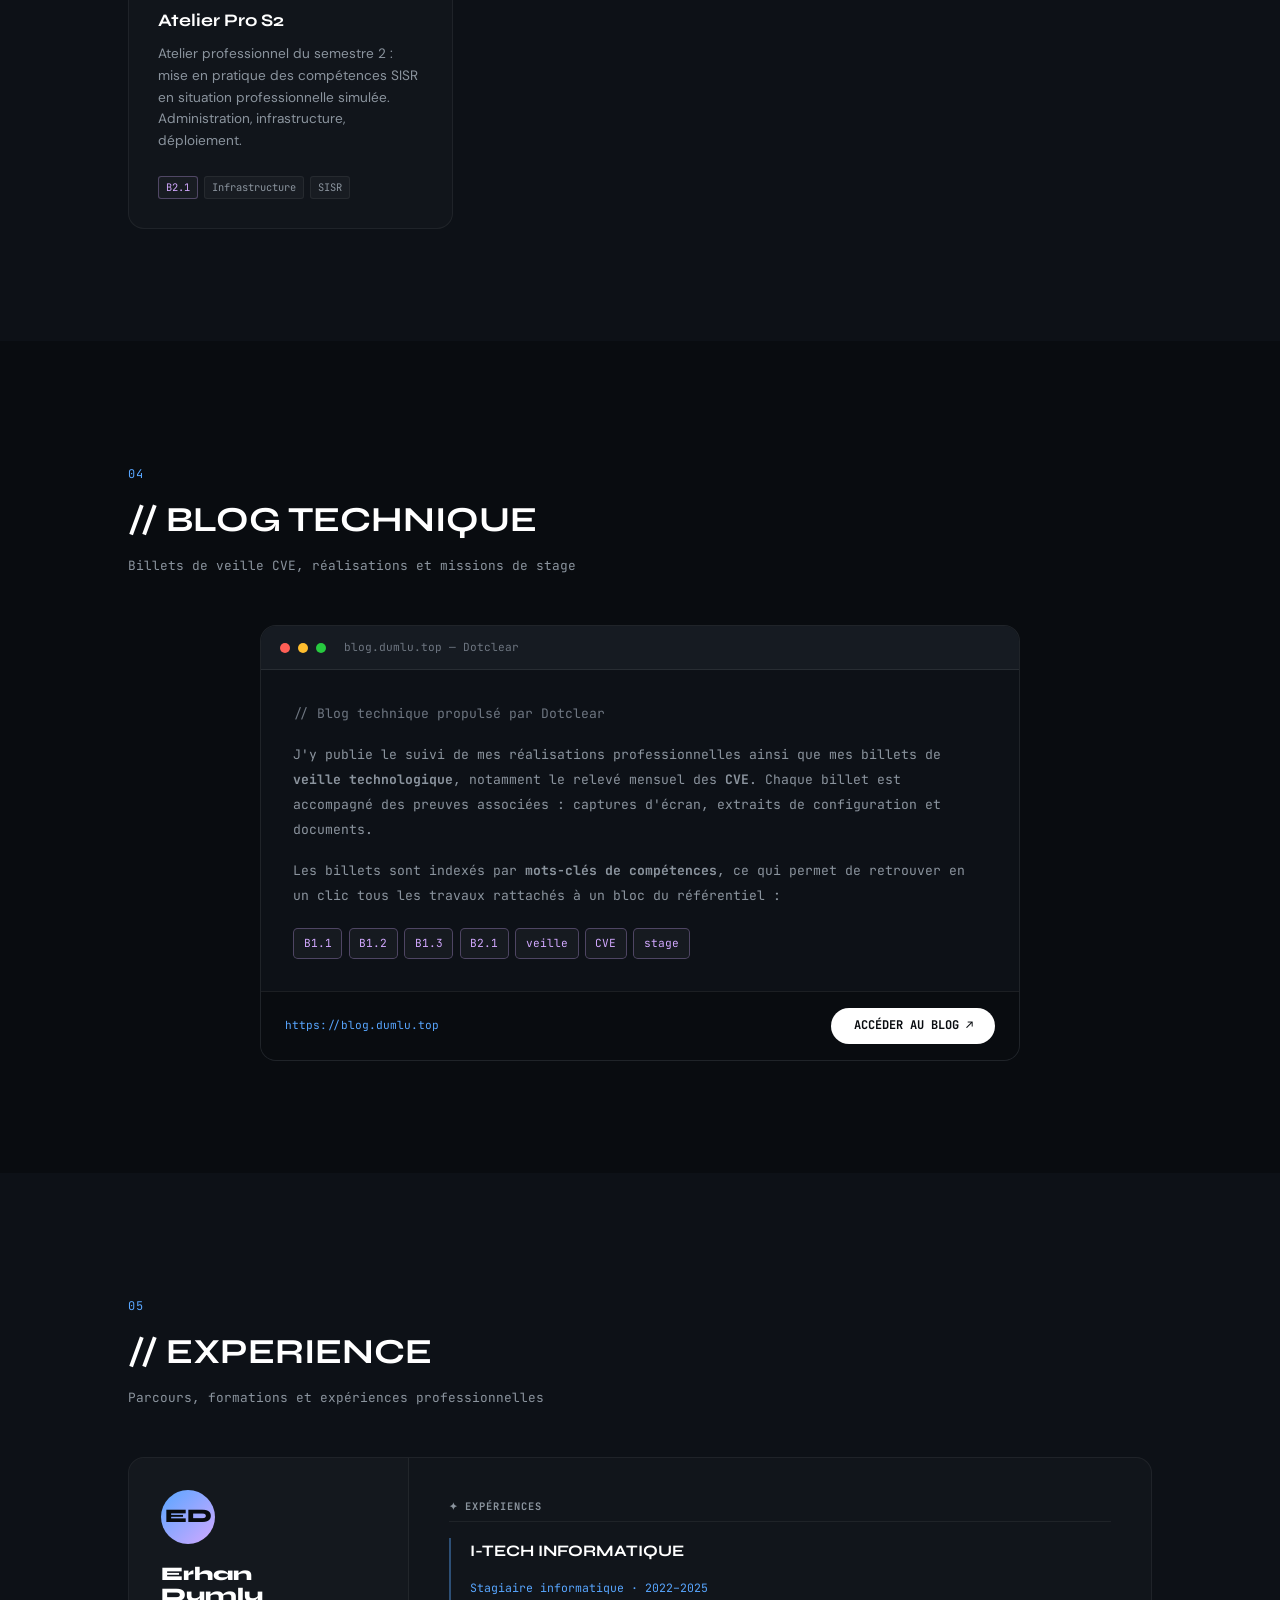
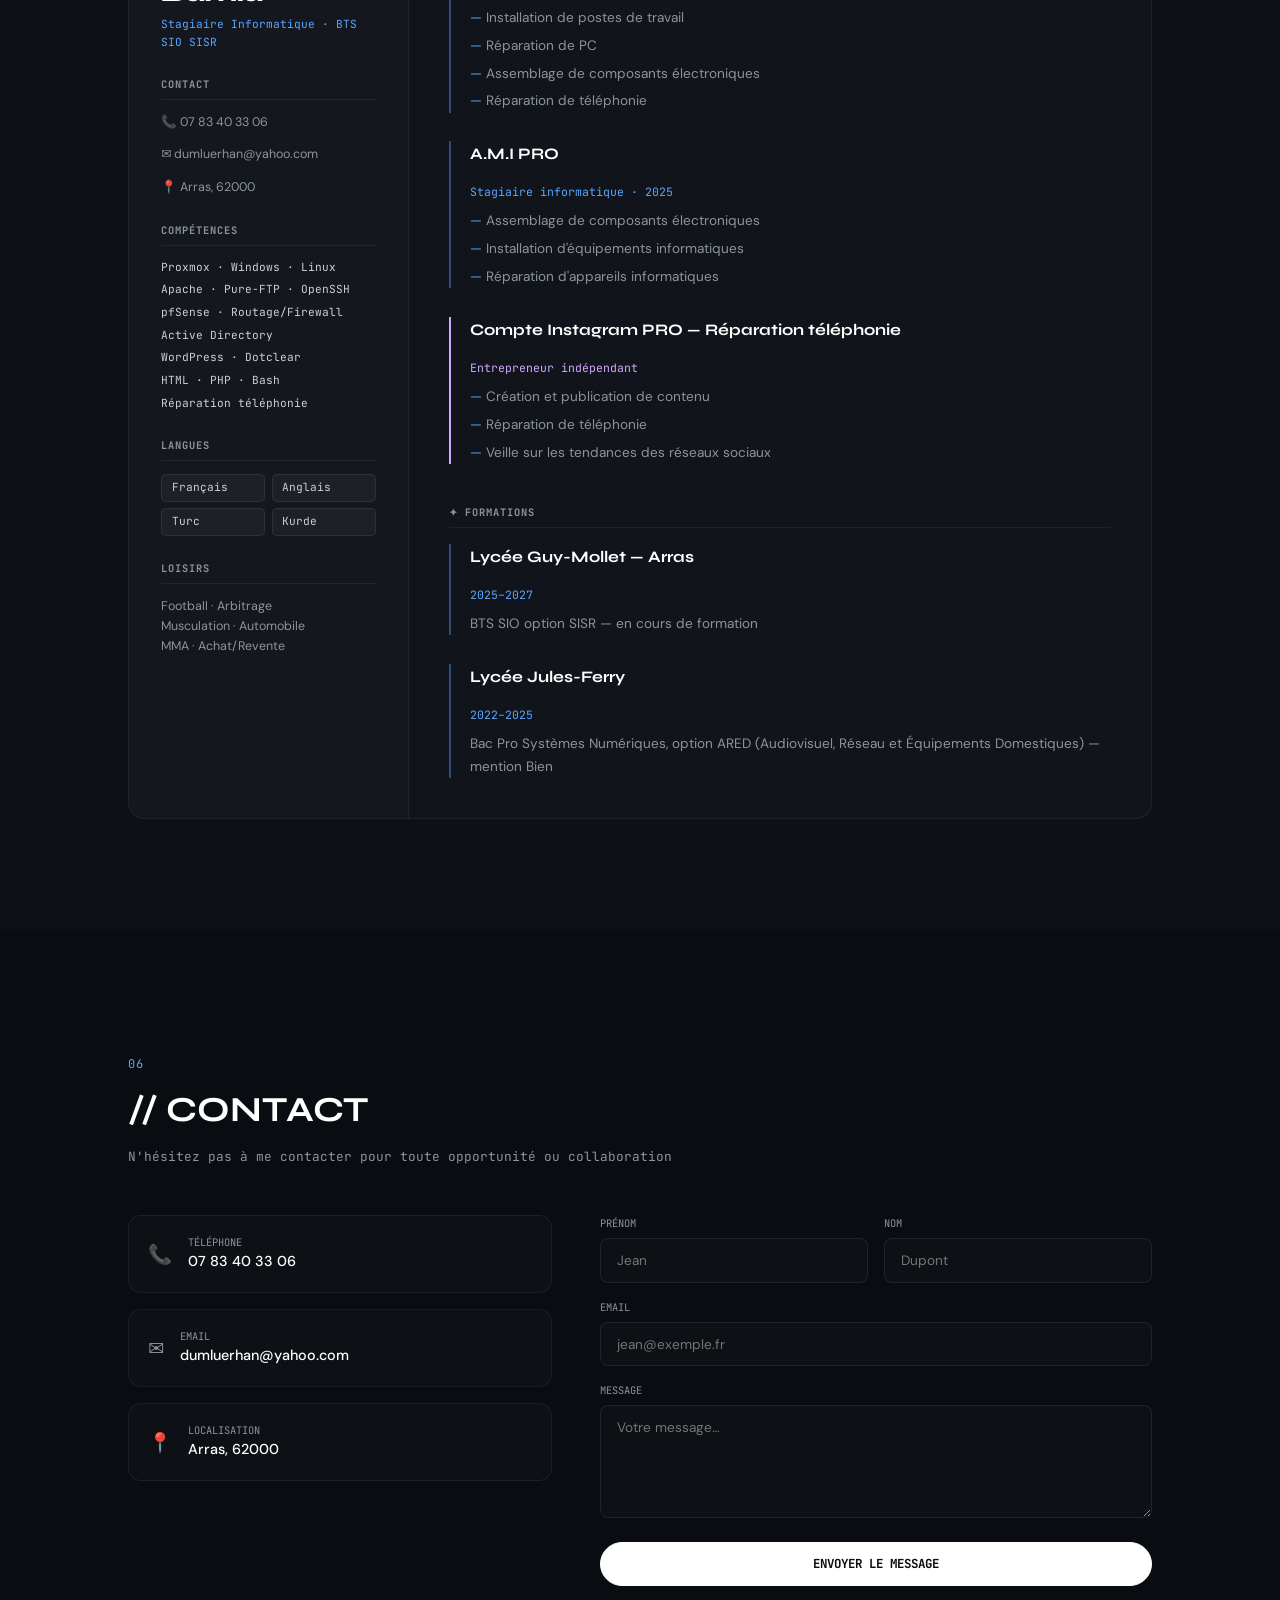
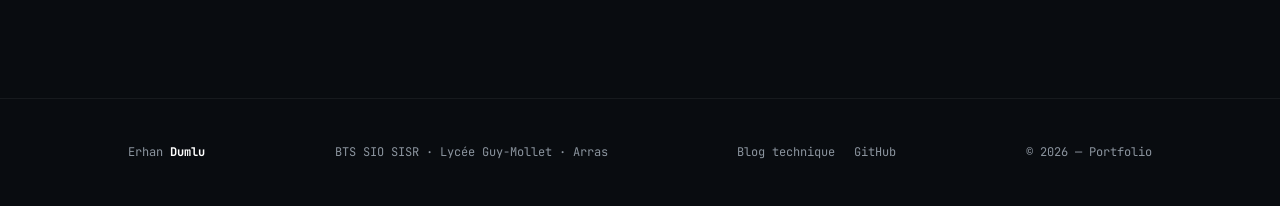
<file: site/index.html>
<!DOCTYPE html>
<html lang="fr">
<head>
<meta charset="UTF-8">
<meta name="viewport" content="width=device-width, initial-scale=1">

<title>Erhan Dumlu — Portfolio | BTS SIO SISR</title>
<meta name="description" content="Portfolio d'Erhan Dumlu, étudiant en BTS SIO option SISR au lycée Guy-Mollet d'Arras : compétences en administration systèmes, réseaux, cybersécurité et développement web, projets réalisés et blog technique.">
<meta name="author" content="Erhan Dumlu">
<meta name="theme-color" content="#090c10">
<link rel="canonical" href="https://dumlu.top/">

<!-- Partage sur les réseaux sociaux et messageries -->
<meta property="og:type" content="website">
<meta property="og:locale" content="fr_FR">
<meta property="og:site_name" content="Erhan Dumlu — Portfolio">
<meta property="og:title" content="Erhan Dumlu — Portfolio | BTS SIO SISR">
<meta property="og:description" content="Étudiant en BTS SIO option SISR : administration systèmes, réseaux, cybersécurité et développement web.">
<meta property="og:url" content="https://dumlu.top/">
<meta name="twitter:card" content="summary">

<link rel="icon" href="assets/img/favicon.svg" type="image/svg+xml">

<link rel="preconnect" href="https://fonts.googleapis.com">
<link rel="preconnect" href="https://fonts.gstatic.com" crossorigin>
<link rel="stylesheet" href="https://fonts.googleapis.com/css2?family=JetBrains+Mono:wght@300;400;500;700&family=Syne:wght@700;800&family=DM+Sans:wght@300;400;500;700&display=swap">

<link rel="stylesheet" href="assets/css/style.css">
</head>

<body>

<a class="skip-link" href="#main">Aller au contenu principal</a>

<!-- ═══════════════════════════════════════════════════════
     NAVIGATION
════════════════════════════════════════════════════════ -->
<header>
  <nav class="site-nav" aria-label="Navigation principale">
    <a class="n-logo" href="#hero">Erhan<span class="name-acc">Dumlu._</span></a>

    <button class="nav-toggle" type="button"
            aria-expanded="false" aria-controls="nav-links"
            aria-label="Ouvrir le menu">
      <span></span><span></span><span></span>
    </button>

    <div class="n-links" id="nav-links">
      <a href="#presentation"><span class="nn">01</span>// home</a>
      <a href="#competences"><span class="nn">02</span>// expertise</a>
      <a href="#projets"><span class="nn">03</span>// work</a>
      <a href="#blog"><span class="nn">04</span>// blog</a>
      <a href="#cv"><span class="nn">05</span>// experience</a>
      <a href="#contact"><span class="nn">06</span>// contact</a>
    </div>
  </nav>
</header>

<main id="main">

<!-- ═══════════════════════════════════════════════════════
     01 · HERO
════════════════════════════════════════════════════════ -->
<section id="hero" aria-label="Présentation">
  <div class="hero-glow-orb" aria-hidden="true"></div>
  <div class="hero-content">
    <h1>Erhan Dumlu</h1>
    <p class="hero-subtitle-text">BTS SIO SISR · Lycée Guy-Mollet · Arras</p>
    <p class="hero-desc">
      Étudiant passionné par l'administration systèmes, les infrastructures
      réseaux, la cybersécurité et le développement web.
    </p>
    <div class="hero-ctas">
      <a href="#competences" class="btn-primary">MES COMPÉTENCES</a>
      <a href="#cv" class="btn-secondary">VOIR MON CV</a>
    </div>
  </div>
  <a href="#presentation" class="scroll-indicator" aria-label="Descendre à la présentation"></a>
</section>

<!-- ═══════════════════════════════════════════════════════
     02 · PRÉSENTATION
════════════════════════════════════════════════════════ -->
<section class="portfolio-section alt-bg" id="presentation" aria-labelledby="t-presentation">
  <p class="section-num">01</p>
  <h2 class="section-title" id="t-presentation">// WHOAMI</h2>
  <p class="section-sub">Présentation et profil académique</p>

  <div class="about-grid">
    <div class="about-body">
      <p>Je m'appelle <strong>Erhan Dumlu</strong>, actuellement étudiant en
        <strong>BTS Services Informatiques aux Organisations (SIO)</strong>
        option SISR en première année au lycée Guy-Mollet, à Arras.</p>
      <p>Passionné par l'informatique et les nouvelles technologies, je développe
        progressivement mes compétences dans les domaines du développement
        informatique, de la gestion des systèmes et des réseaux. Cette formation
        me permet d'acquérir des bases solides aussi bien théoriques que
        pratiques, à travers des projets concrets et des travaux en équipe.</p>
      <p>Curieux, motivé et sérieux, je cherche constamment à améliorer mes
        connaissances afin de construire un projet professionnel cohérent dans
        le secteur de l'informatique.</p>
    </div>

    <div class="about-stats">
      <div class="stat-box">
        <span class="stat-val">BTS</span>
        <span class="stat-lbl">SIO SISR</span>
      </div>
      <div class="stat-box">
        <span class="stat-val">4</span>
        <span class="stat-lbl">Langues</span>
      </div>
      <div class="stat-box">
        <span class="stat-val">3+</span>
        <span class="stat-lbl">Ans d'XP</span>
      </div>
      <div class="stat-box">
        <span class="stat-val">100%</span>
        <span class="stat-lbl">Motivé</span>
      </div>
    </div>
  </div>
</section>

<!-- ═══════════════════════════════════════════════════════
     03 · COMPÉTENCES
════════════════════════════════════════════════════════ -->
<section class="portfolio-section" id="competences" aria-labelledby="t-competences">
  <p class="section-num">02</p>
  <h2 class="section-title" id="t-competences">// EXPERTISE</h2>
  <p class="section-sub">Compétences techniques et environnement de travail</p>

  <div class="skills-grid">
    <div class="skill-group">
      <h3 class="skill-group-label">Systèmes</h3>
      <div class="skill-tags">
        <span class="skill-tag">Windows Server</span>
        <span class="skill-tag">Linux Debian</span>
        <span class="skill-tag">Active Directory</span>
        <span class="skill-tag">DHCP/DNS</span>
      </div>
    </div>

    <div class="skill-group">
      <h3 class="skill-group-label">Réseaux</h3>
      <div class="skill-tags">
        <span class="skill-tag">TCP/IP</span>
        <span class="skill-tag">VLAN</span>
        <span class="skill-tag">Routage</span>
        <span class="skill-tag">Cisco</span>
        <span class="skill-tag">Firewall</span>
      </div>
    </div>

    <div class="skill-group">
      <h3 class="skill-group-label">Cybersécurité</h3>
      <div class="skill-tags">
        <span class="skill-tag">Durcissement SSH</span>
        <span class="skill-tag">Fail2Ban</span>
        <span class="skill-tag">IPset</span>
        <span class="skill-tag">SecuPress</span>
      </div>
    </div>

    <div class="skill-group">
      <h3 class="skill-group-label">Virtualisation</h3>
      <div class="skill-tags">
        <span class="skill-tag">VirtualBox</span>
        <span class="skill-tag">VMware</span>
        <span class="skill-tag">Proxmox</span>
      </div>
    </div>

    <div class="skill-group">
      <h3 class="skill-group-label">Services</h3>
      <div class="skill-tags">
        <span class="skill-tag">Apache2</span>
        <span class="skill-tag">OpenSSH</span>
        <span class="skill-tag">PureFTP</span>
        <span class="skill-tag">Crontab</span>
        <span class="skill-tag">MySQL</span>
      </div>
    </div>

    <div class="skill-group">
      <h3 class="skill-group-label">Scripting &amp; Outils</h3>
      <div class="skill-tags">
        <span class="skill-tag">Bash</span>
        <span class="skill-tag">HTML/CSS</span>
        <span class="skill-tag">PHP</span>
        <span class="skill-tag">Git/GitHub</span>
        <span class="skill-tag">Wireshark</span>
        <span class="skill-tag">WordPress</span>
        <span class="skill-tag">Dotclear</span>
      </div>
    </div>
  </div>
</section>

<!-- ═══════════════════════════════════════════════════════
     04 · PROJETS
════════════════════════════════════════════════════════ -->
<section class="portfolio-section alt-bg" id="projets" aria-labelledby="t-projets">
  <p class="section-num">03</p>
  <h2 class="section-title" id="t-projets">// WORK</h2>
  <p class="section-sub">Projets et réalisations académiques</p>

  <div class="projects-grid">

    <article class="project-card">
      <div>
        <div class="project-card-head">
          <span class="project-id">PRJ-B01 // InfinityFree</span>
          <span class="project-status status-deployed">DEPLOYED</span>
        </div>
        <h3 class="project-title">Projet InfinityFree</h3>
        <p class="project-desc">Hébergement web, installation WordPress, création
          du portfolio et sécurisation avec SecuPress. Gestion FTP, DNS et
          configuration complète.</p>
      </div>
      <div class="project-footer-tags">
        <span class="project-tag tag-ref">B1.1</span>
        <span class="project-tag">WordPress</span>
        <span class="project-tag">SecuPress</span>
        <span class="project-tag">FTP</span>
      </div>
    </article>

    <article class="project-card">
      <div>
        <div class="project-card-head">
          <span class="project-id">PRJ-B02 // OTA</span>
          <span class="project-status status-completed">COMPLETED</span>
        </div>
        <h3 class="project-title">Projet OTA</h3>
        <p class="project-desc">Script Bash interactif pour administrer un
          hébergement mutualisé. Réalisé en équipe avec Nadir et Amine. Gestion
          des utilisateurs, FTP, bases de données et VirtualHost Apache.</p>
      </div>
      <div class="project-footer-tags">
        <span class="project-tag tag-ref">B1.2</span>
        <span class="project-tag">Bash</span>
        <span class="project-tag">Linux</span>
        <span class="project-tag">Apache</span>
        <span class="project-tag">MySQL</span>
      </div>
    </article>

    <article class="project-card">
      <div>
        <div class="project-card-head">
          <span class="project-id">PRJ-B03 // VPS</span>
          <span class="project-status status-progress">IN PROGRESS</span>
        </div>
        <h3 class="project-title">Infrastructure VPS auto-hébergée</h3>
        <p class="project-desc">Mise en place de mon propre serveur : durcissement
          SSH, Apache, Fail2Ban et IPset déjà en place. Reste à déployer les
          conteneurs LXC et le reverse proxy Nginx pour héberger le portfolio,
          le blog Dotclear et le site Brasserie T&amp;S sur leurs sous-domaines.</p>
      </div>
      <div class="project-footer-tags">
        <span class="project-tag tag-ref">B1.1</span>
        <span class="project-tag tag-ref">B2.1</span>
        <span class="project-tag">SSH</span>
        <span class="project-tag">Fail2Ban</span>
        <span class="project-tag">IPset</span>
        <span class="project-tag">LXC</span>
        <span class="project-tag">Nginx</span>
      </div>
    </article>

    <article class="project-card">
      <div>
        <div class="project-card-head">
          <span class="project-id">PRJ-B04 // Atelier S2</span>
          <span class="project-status status-progress">IN PROGRESS</span>
        </div>
        <h3 class="project-title">Atelier Pro S2</h3>
        <p class="project-desc">Atelier professionnel du semestre 2 : mise en
          pratique des compétences SISR en situation professionnelle simulée.
          Administration, infrastructure, déploiement.</p>
      </div>
      <div class="project-footer-tags">
        <span class="project-tag tag-ref">B2.1</span>
        <span class="project-tag">Infrastructure</span>
        <span class="project-tag">SISR</span>
      </div>
    </article>

  </div>
</section>

<!-- ═══════════════════════════════════════════════════════
     05 · BLOG TECHNIQUE (Dotclear, sous-domaine dédié)
════════════════════════════════════════════════════════ -->
<section class="portfolio-section" id="blog" aria-labelledby="t-blog">
  <p class="section-num">04</p>
  <h2 class="section-title" id="t-blog">// BLOG TECHNIQUE</h2>
  <p class="section-sub">Billets de veille CVE, réalisations et missions de stage</p>

  <div class="blog-widget">
    <div class="blog-window">
      <div class="blog-window-bar">
        <span class="dot r" aria-hidden="true"></span>
        <span class="dot y" aria-hidden="true"></span>
        <span class="dot g" aria-hidden="true"></span>
        <span class="blog-window-title">blog.dumlu.top — Dotclear</span>
      </div>

      <div class="blog-body">
        <p class="comment">Blog technique propulsé par Dotclear</p>
        <p>
          J'y publie le suivi de mes réalisations professionnelles ainsi que mes
          billets de <strong>veille technologique</strong>, notamment le relevé
          mensuel des <strong>CVE</strong>. Chaque billet est accompagné des
          preuves associées : captures d'écran, extraits de configuration et
          documents.
        </p>
        <p>
          Les billets sont indexés par <strong>mots-clés de compétences</strong>,
          ce qui permet de retrouver en un clic tous les travaux rattachés à un
          bloc du référentiel :
        </p>
        <div class="blog-tagcloud">
          <span class="skill-tag">B1.1</span>
          <span class="skill-tag">B1.2</span>
          <span class="skill-tag">B1.3</span>
          <span class="skill-tag">B2.1</span>
          <span class="skill-tag">veille</span>
          <span class="skill-tag">CVE</span>
          <span class="skill-tag">stage</span>
        </div>
      </div>

      <div class="blog-window-footer">
        <span class="blog-url">https://blog.dumlu.top</span>
        <a class="btn-blog" href="https://blog.dumlu.top"
           target="_blank" rel="noopener">
          ACCÉDER AU BLOG ↗
        </a>
      </div>
    </div>
  </div>
</section>

<!-- ═══════════════════════════════════════════════════════
     06 · CV
════════════════════════════════════════════════════════ -->
<section class="portfolio-section alt-bg" id="cv" aria-labelledby="t-cv">
  <p class="section-num">05</p>
  <h2 class="section-title" id="t-cv">// EXPERIENCE</h2>
  <p class="section-sub">Parcours, formations et expériences professionnelles</p>

  <div class="cv-container">

    <aside class="cv-sidebar">
      <div class="cv-avatar" aria-hidden="true">ED</div>
      <p class="cv-name">Erhan<br>Dumlu</p>
      <p class="cv-role">Stagiaire Informatique · BTS SIO SISR</p>

      <h3 class="cv-section-title">Contact</h3>
      <p class="cv-contact-item">
        <span aria-hidden="true">📞</span>
        <a href="tel:+33783403306">07 83 40 33 06</a>
      </p>
      <p class="cv-contact-item">
        <span aria-hidden="true">✉️</span>
        <a href="mailto:dumluerhan@yahoo.com">dumluerhan@yahoo.com</a>
      </p>
      <p class="cv-contact-item"><span aria-hidden="true">📍</span> Arras, 62000</p>

      <h3 class="cv-section-title">Compétences</h3>
      <div class="cv-skills-list">
        <span>Proxmox · Windows · Linux</span>
        <span>Apache · Pure-FTP · OpenSSH</span>
        <span>pfSense · Routage/Firewall</span>
        <span>Active Directory</span>
        <span>WordPress · Dotclear</span>
        <span>HTML · PHP · Bash</span>
        <span>Réparation téléphonie</span>
      </div>

      <h3 class="cv-section-title">Langues</h3>
      <div class="cv-langs">
        <span class="skill-tag">Français</span>
        <span class="skill-tag">Anglais</span>
        <span class="skill-tag">Turc</span>
        <span class="skill-tag">Kurde</span>
      </div>

      <h3 class="cv-section-title">Loisirs</h3>
      <p class="cv-contact-item">
        Football · Arbitrage<br>
        Musculation · Automobile<br>
        MMA · Achat/Revente
      </p>
    </aside>

    <div class="cv-main">

      <div class="cv-block">
        <h3 class="cv-section-title" style="margin-top:0;">✦ Expériences</h3>

        <div class="cv-entry">
          <p class="cv-entry-title">I-TECH INFORMATIQUE</p>
          <p class="cv-entry-meta">Stagiaire informatique · 2022–2025</p>
          <div class="cv-entry-body">
            <ul>
              <li>Installation de postes de travail</li>
              <li>Réparation de PC</li>
              <li>Assemblage de composants électroniques</li>
              <li>Réparation de téléphonie</li>
            </ul>
          </div>
        </div>

        <div class="cv-entry">
          <p class="cv-entry-title">A.M.I PRO</p>
          <p class="cv-entry-meta">Stagiaire informatique · 2025</p>
          <div class="cv-entry-body">
            <ul>
              <li>Assemblage de composants électroniques</li>
              <li>Installation d'équipements informatiques</li>
              <li>Réparation d'appareils informatiques</li>
            </ul>
          </div>
        </div>

        <div class="cv-entry accent-2">
          <p class="cv-entry-title">Compte Instagram PRO — Réparation téléphonie</p>
          <p class="cv-entry-meta">Entrepreneur indépendant</p>
          <div class="cv-entry-body">
            <ul>
              <li>Création et publication de contenu</li>
              <li>Réparation de téléphonie</li>
              <li>Veille sur les tendances des réseaux sociaux</li>
            </ul>
          </div>
        </div>
      </div>

      <div class="cv-block">
        <h3 class="cv-section-title">✦ Formations</h3>

        <div class="cv-entry">
          <p class="cv-entry-title">Lycée Guy-Mollet — Arras</p>
          <p class="cv-entry-meta">2025–2027</p>
          <div class="cv-entry-body">
            BTS SIO option SISR — en cours de formation
          </div>
        </div>

        <div class="cv-entry">
          <p class="cv-entry-title">Lycée Jules-Ferry</p>
          <p class="cv-entry-meta">2022–2025</p>
          <div class="cv-entry-body">
            Bac Pro Systèmes Numériques, option ARED (Audiovisuel, Réseau et
            Équipements Domestiques) — mention Bien
          </div>
        </div>
      </div>

    </div>
  </div>
</section>

<!-- ═══════════════════════════════════════════════════════
     07 · CONTACT
════════════════════════════════════════════════════════ -->
<section class="portfolio-section" id="contact" aria-labelledby="t-contact">
  <p class="section-num">06</p>
  <h2 class="section-title" id="t-contact">// CONTACT</h2>
  <p class="section-sub">N'hésitez pas à me contacter pour toute opportunité ou collaboration</p>

  <div class="contact-grid">
    <div>
      <a href="tel:+33783403306" class="contact-card">
        <span class="contact-card-ico" aria-hidden="true">📞</span>
        <span>
          <span class="contact-card-label">Téléphone</span>
          <span class="contact-card-val">07 83 40 33 06</span>
        </span>
      </a>
      <a href="mailto:dumluerhan@yahoo.com" class="contact-card">
        <span class="contact-card-ico" aria-hidden="true">✉️</span>
        <span>
          <span class="contact-card-label">Email</span>
          <span class="contact-card-val">dumluerhan@yahoo.com</span>
        </span>
      </a>
      <div class="contact-card">
        <span class="contact-card-ico" aria-hidden="true">📍</span>
        <span>
          <span class="contact-card-label">Localisation</span>
          <span class="contact-card-val">Arras, 62000</span>
        </span>
      </div>
    </div>

    <form class="contact-form" id="contact-form" method="post" action="contact.php"
          data-fallback-email="dumluerhan@yahoo.com">

      <!-- Piège à robots : un humain ne voit ni ne remplit ce champ. -->
      <div class="hp-field" aria-hidden="true">
        <label for="cf-website">Ne pas remplir</label>
        <input type="text" id="cf-website" name="website" tabindex="-1" autocomplete="off">
      </div>

      <div class="form-row-2">
        <div class="form-field">
          <label for="cf-prenom">Prénom</label>
          <input type="text" id="cf-prenom" name="prenom" placeholder="Jean"
                 required maxlength="80" autocomplete="given-name">
        </div>
        <div class="form-field">
          <label for="cf-nom">Nom</label>
          <input type="text" id="cf-nom" name="nom" placeholder="Dupont"
                 required maxlength="80" autocomplete="family-name">
        </div>
      </div>

      <div class="form-field">
        <label for="cf-email">Email</label>
        <input type="email" id="cf-email" name="email" placeholder="jean@exemple.fr"
               required maxlength="160" autocomplete="email">
      </div>

      <div class="form-field">
        <label for="cf-message">Message</label>
        <textarea id="cf-message" name="message" rows="5" placeholder="Votre message…"
                  required minlength="10" maxlength="4000"></textarea>
      </div>

      <p class="form-status" id="form-status" role="status" aria-live="polite" hidden></p>

      <button type="submit" class="btn-primary">ENVOYER LE MESSAGE</button>
    </form>
  </div>
</section>

</main>

<footer class="site-footer">
  <p>Erhan <strong>Dumlu</strong></p>
  <p>BTS SIO SISR · Lycée Guy-Mollet · Arras</p>
  <p class="footer-links">
    <a href="https://blog.dumlu.top" target="_blank" rel="noopener">Blog technique</a>
    <a href="https://github.com/dml953" target="_blank" rel="noopener">GitHub</a>
  </p>
  <p>© <span id="current-year">2026</span> — Portfolio</p>
</footer>

<script src="assets/js/main.js" defer></script>
</body>
</html>
</file>
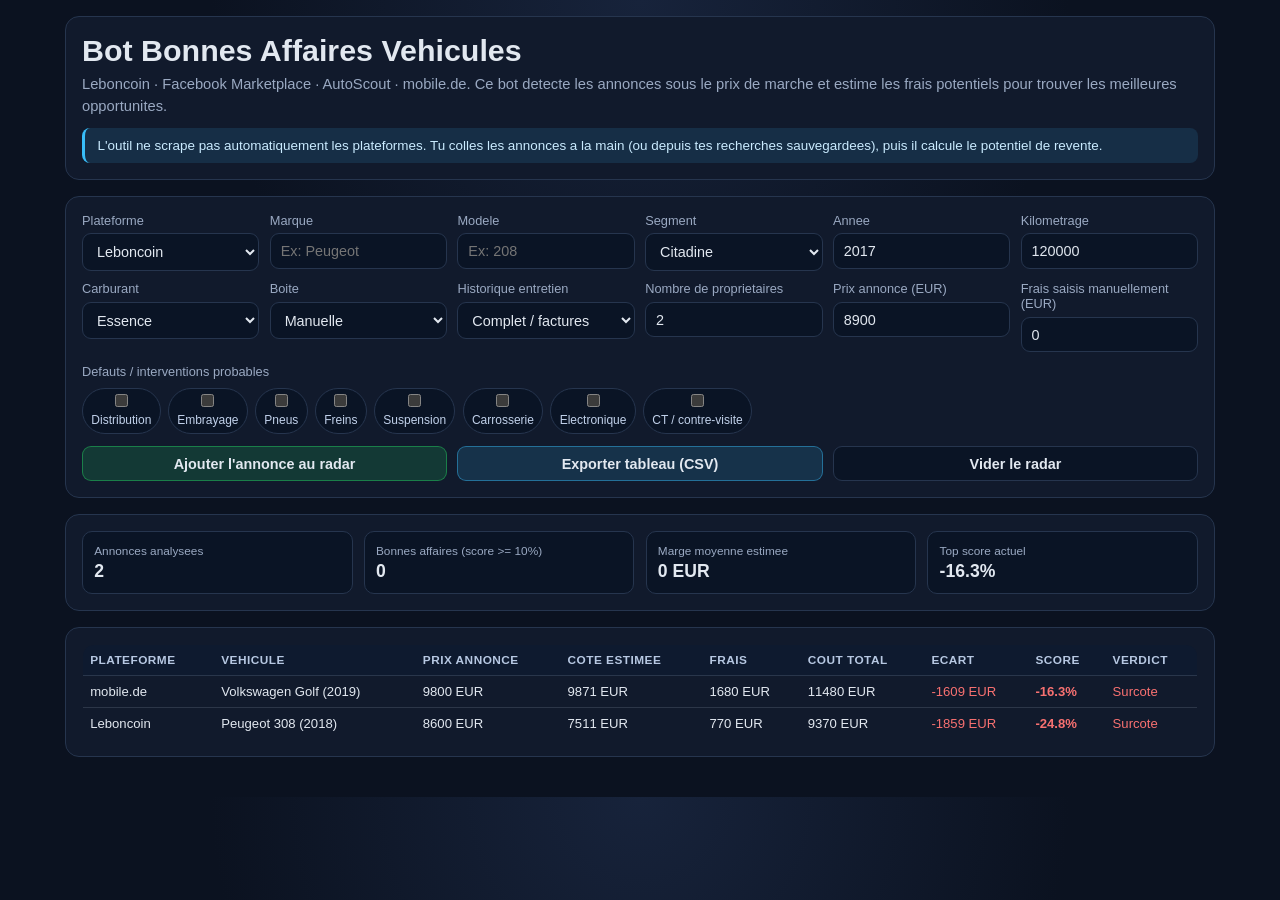
<file: auto-deal-finder.html>
<!DOCTYPE html>
<html lang="fr">
<head>
  <meta charset="UTF-8">
  <meta name="viewport" content="width=device-width, initial-scale=1.0">
  <title>Bot Bonnes Affaires Auto - Multi Plateformes</title>
  <style>
    :root {
      color-scheme: dark;
      --bg: #0b1220;
      --panel: #111a2c;
      --line: #26354e;
      --text: #e2e8f0;
      --muted: #9aa9c2;
      --good: #22c55e;
      --warn: #f59e0b;
      --bad: #f87171;
      --accent: #38bdf8;
    }

    * {
      box-sizing: border-box;
      margin: 0;
      padding: 0;
      font-family: Inter, Segoe UI, Roboto, Arial, sans-serif;
    }

    body {
      background: radial-gradient(circle at top, #17233b, var(--bg) 42%);
      color: var(--text);
      padding: 1rem 0.9rem 2.5rem;
    }

    .wrap {
      width: min(1150px, 100%);
      margin: 0 auto;
      display: grid;
      gap: 1rem;
    }

    .card {
      background: var(--panel);
      border: 1px solid var(--line);
      border-radius: 14px;
      padding: 1rem;
    }

    h1 {
      font-size: clamp(1.2rem, 3.6vw, 1.9rem);
      margin-bottom: 0.4rem;
    }

    .muted {
      color: var(--muted);
      line-height: 1.45;
      font-size: 0.92rem;
    }

    .notice {
      margin-top: 0.7rem;
      border-left: 3px solid var(--accent);
      background: rgba(56, 189, 248, 0.12);
      color: #caebff;
      padding: 0.62rem 0.78rem;
      border-radius: 8px;
      font-size: 0.84rem;
    }

    form {
      display: grid;
      gap: 0.75rem;
    }

    .grid {
      display: grid;
      gap: 0.65rem;
      grid-template-columns: repeat(auto-fit, minmax(160px, 1fr));
    }

    label {
      display: flex;
      flex-direction: column;
      gap: 0.32rem;
      font-size: 0.8rem;
      color: var(--muted);
    }

    input, select, button, textarea {
      background: #0a1425;
      border: 1px solid var(--line);
      color: var(--text);
      border-radius: 9px;
      padding: 0.56rem 0.62rem;
      font-size: 0.9rem;
    }

    .checkboxes {
      display: flex;
      flex-wrap: wrap;
      gap: 0.45rem;
      margin-top: 0.2rem;
    }

    .chip {
      display: inline-flex;
      align-items: center;
      gap: 0.35rem;
      background: #0a1425;
      border: 1px solid var(--line);
      padding: 0.35rem 0.52rem;
      border-radius: 999px;
      font-size: 0.75rem;
      color: #c1d1ea;
    }

    button {
      cursor: pointer;
      font-weight: 600;
    }

    .btn-primary {
      background: rgba(34, 197, 94, 0.18);
      border-color: rgba(34, 197, 94, 0.5);
    }

    .btn-secondary {
      background: rgba(56, 189, 248, 0.15);
      border-color: rgba(56, 189, 248, 0.45);
    }

    table {
      width: 100%;
      border-collapse: collapse;
      font-size: 0.82rem;
      overflow: hidden;
      border-radius: 12px;
      border: 1px solid var(--line);
    }

    th, td {
      border-bottom: 1px solid rgba(148, 163, 184, 0.2);
      padding: 0.5rem 0.45rem;
      text-align: left;
    }

    th {
      color: #b7c8e2;
      background: #0e1a2f;
      font-size: 0.74rem;
      text-transform: uppercase;
      letter-spacing: 0.04em;
    }

    .score {
      font-weight: 700;
      white-space: nowrap;
    }

    .good {
      color: var(--good);
    }

    .warn {
      color: var(--warn);
    }

    .bad {
      color: var(--bad);
    }

    .summary {
      display: grid;
      gap: 0.7rem;
      grid-template-columns: repeat(auto-fit, minmax(170px, 1fr));
    }

    .metric {
      border: 1px solid var(--line);
      border-radius: 10px;
      background: #0a1425;
      padding: 0.7rem;
    }

    .metric .k {
      font-size: 0.74rem;
      color: var(--muted);
      margin-bottom: 0.2rem;
    }

    .metric .v {
      font-size: 1.1rem;
      font-weight: 700;
    }
  </style>
</head>
<body>
  <main class="wrap">
    <section class="card">
      <h1>Bot Bonnes Affaires Vehicules</h1>
      <p class="muted">
        Leboncoin · Facebook Marketplace · AutoScout · mobile.de.
        Ce bot detecte les annonces sous le prix de marche et estime les frais potentiels
        pour trouver les meilleures opportunites.
      </p>
      <p class="notice">
        L'outil ne scrape pas automatiquement les plateformes. Tu colles les annonces a la main
        (ou depuis tes recherches sauvegardees), puis il calcule le potentiel de revente.
      </p>
    </section>

    <section class="card">
      <form id="deal-form">
        <div class="grid">
          <label>
            Plateforme
            <select id="platform">
              <option>Leboncoin</option>
              <option>Facebook Marketplace</option>
              <option>AutoScout</option>
              <option>mobile.de</option>
            </select>
          </label>
          <label>
            Marque
            <input id="brand" placeholder="Ex: Peugeot" required>
          </label>
          <label>
            Modele
            <input id="model" placeholder="Ex: 208" required>
          </label>
          <label>
            Segment
            <select id="segment">
              <option value="city">Citadine</option>
              <option value="compact">Compacte</option>
              <option value="berline">Berline</option>
              <option value="suv">SUV</option>
              <option value="utility">Utilitaire</option>
              <option value="premium">Premium</option>
            </select>
          </label>
          <label>
            Annee
            <input id="year" type="number" min="1985" max="2030" value="2017" required>
          </label>
          <label>
            Kilometrage
            <input id="km" type="number" min="0" step="1000" value="120000" required>
          </label>
          <label>
            Carburant
            <select id="fuel">
              <option value="essence">Essence</option>
              <option value="diesel">Diesel</option>
              <option value="hybride">Hybride</option>
              <option value="electrique">Electrique</option>
              <option value="e85">E85 / Flexfuel</option>
            </select>
          </label>
          <label>
            Boite
            <select id="gearbox">
              <option value="manual">Manuelle</option>
              <option value="auto">Automatique</option>
            </select>
          </label>
          <label>
            Historique entretien
            <select id="history">
              <option value="full">Complet / factures</option>
              <option value="partial">Partiel</option>
              <option value="none">Inconnu</option>
            </select>
          </label>
          <label>
            Nombre de proprietaires
            <input id="owners" type="number" min="1" max="10" value="2">
          </label>
          <label>
            Prix annonce (EUR)
            <input id="listedPrice" type="number" min="0" step="100" value="8900" required>
          </label>
          <label>
            Frais saisis manuellement (EUR)
            <input id="manualFees" type="number" min="0" step="50" value="0">
          </label>
        </div>

        <label>
          Defauts / interventions probables
          <div class="checkboxes">
            <label class="chip"><input type="checkbox" value="distribution"> Distribution</label>
            <label class="chip"><input type="checkbox" value="embrayage"> Embrayage</label>
            <label class="chip"><input type="checkbox" value="pneus"> Pneus</label>
            <label class="chip"><input type="checkbox" value="freins"> Freins</label>
            <label class="chip"><input type="checkbox" value="suspension"> Suspension</label>
            <label class="chip"><input type="checkbox" value="carrosserie"> Carrosserie</label>
            <label class="chip"><input type="checkbox" value="electronique"> Electronique</label>
            <label class="chip"><input type="checkbox" value="ct"> CT / contre-visite</label>
          </div>
        </label>

        <div class="grid">
          <button class="btn-primary" type="submit">Ajouter l'annonce au radar</button>
          <button class="btn-secondary" type="button" id="exportCsv">Exporter tableau (CSV)</button>
          <button type="button" id="resetAll">Vider le radar</button>
        </div>
      </form>
    </section>

    <section class="card summary">
      <div class="metric">
        <div class="k">Annonces analysees</div>
        <div class="v" id="totalDeals">0</div>
      </div>
      <div class="metric">
        <div class="k">Bonnes affaires (score >= 10%)</div>
        <div class="v" id="goodDeals">0</div>
      </div>
      <div class="metric">
        <div class="k">Marge moyenne estimee</div>
        <div class="v" id="avgMargin">0 EUR</div>
      </div>
      <div class="metric">
        <div class="k">Top score actuel</div>
        <div class="v" id="bestScore">0%</div>
      </div>
    </section>

    <section class="card">
      <div style="overflow-x:auto;">
        <table>
          <thead>
            <tr>
              <th>Plateforme</th>
              <th>Vehicule</th>
              <th>Prix annonce</th>
              <th>Cote estimee</th>
              <th>Frais</th>
              <th>Cout total</th>
              <th>Ecart</th>
              <th>Score</th>
              <th>Verdict</th>
            </tr>
          </thead>
          <tbody id="dealsBody"></tbody>
        </table>
      </div>
    </section>
  </main>

  <script>
    const STORAGE_KEY = "autoDealFinderRecordsV1";
    const CURRENT_YEAR = new Date().getFullYear();

    const segmentBase = {
      city: 18000,
      compact: 24000,
      berline: 32000,
      suv: 36000,
      utility: 30000,
      premium: 50000
    };

    const fuelFactor = {
      essence: 1.0,
      diesel: 0.95,
      hybride: 1.08,
      electrique: 1.12,
      e85: 1.02
    };

    const historyFactor = {
      full: 1.05,
      partial: 0.98,
      none: 0.92
    };

    const gearboxFactor = {
      manual: 1.0,
      auto: 1.06
    };

    const platformFees = {
      "Leboncoin": 0,
      "Facebook Marketplace": 0,
      "AutoScout": 0,
      "mobile.de": 1200
    };

    const repairCosts = {
      distribution: 900,
      embrayage: 850,
      pneus: 420,
      freins: 350,
      suspension: 650,
      carrosserie: 800,
      electronique: 1000,
      ct: 180
    };

    const el = {
      form: document.getElementById("deal-form"),
      dealsBody: document.getElementById("dealsBody"),
      totalDeals: document.getElementById("totalDeals"),
      goodDeals: document.getElementById("goodDeals"),
      avgMargin: document.getElementById("avgMargin"),
      bestScore: document.getElementById("bestScore"),
      exportCsv: document.getElementById("exportCsv"),
      resetAll: document.getElementById("resetAll")
    };

    let records = loadRecords();

    function euro(value) {
      return `${Math.round(value)} EUR`;
    }

    function estimateMarketPrice(item) {
      const age = Math.max(0, CURRENT_YEAR - item.year);
      const base = segmentBase[item.segment] || 22000;
      const ageDepreciation = Math.pow(0.87, age);
      const expectedKm = 18000 + age * 15000;
      const kmDelta = item.km - expectedKm;

      let kmFactor = 1;
      if (kmDelta > 0) {
        kmFactor -= Math.min(0.28, (kmDelta / 1000) * 0.0026);
      } else {
        kmFactor += Math.min(0.12, (Math.abs(kmDelta) / 1000) * 0.0014);
      }

      const ownersFactor = item.owners <= 2 ? 1.01 : item.owners <= 4 ? 0.97 : 0.93;

      const estimated = base
        * ageDepreciation
        * kmFactor
        * (fuelFactor[item.fuel] || 1)
        * (historyFactor[item.history] || 1)
        * (gearboxFactor[item.gearbox] || 1)
        * ownersFactor;

      return Math.max(1000, Math.round(estimated));
    }

    function computeRepairTotal(item) {
      const checkedTotal = item.repairs.reduce((sum, key) => sum + (repairCosts[key] || 0), 0);
      return checkedTotal + item.manualFees + (platformFees[item.platform] || 0);
    }

    function computeDeal(item) {
      const marketPrice = estimateMarketPrice(item);
      const repairs = computeRepairTotal(item);
      const totalCost = item.listedPrice + repairs;
      const delta = marketPrice - totalCost;
      const score = (delta / marketPrice) * 100;

      let verdict = "Surcote";
      let verdictClass = "bad";
      if (score >= 18) {
        verdict = "Excellent deal";
        verdictClass = "good";
      } else if (score >= 10) {
        verdict = "Bonne affaire";
        verdictClass = "good";
      } else if (score >= 3) {
        verdict = "A negocier";
        verdictClass = "warn";
      }

      return {
        ...item,
        marketPrice,
        repairs,
        totalCost,
        delta,
        score,
        verdict,
        verdictClass
      };
    }

    function render() {
      const enriched = records.map(computeDeal).sort((a, b) => b.score - a.score);
      el.dealsBody.innerHTML = "";

      enriched.forEach((row) => {
        const tr = document.createElement("tr");
        tr.innerHTML = `
          <td>${row.platform}</td>
          <td>${row.brand} ${row.model} (${row.year})</td>
          <td>${euro(row.listedPrice)}</td>
          <td>${euro(row.marketPrice)}</td>
          <td>${euro(row.repairs)}</td>
          <td>${euro(row.totalCost)}</td>
          <td class="${row.delta >= 0 ? "good" : "bad"}">${euro(row.delta)}</td>
          <td class="score ${row.verdictClass}">${row.score.toFixed(1)}%</td>
          <td class="${row.verdictClass}">${row.verdict}</td>
        `;
        el.dealsBody.appendChild(tr);
      });

      updateSummary(enriched);
      saveRecords();
    }

    function updateSummary(enriched) {
      const total = enriched.length;
      const goods = enriched.filter((deal) => deal.score >= 10).length;
      const avg = total
        ? enriched.reduce((sum, deal) => sum + Math.max(0, deal.delta), 0) / total
        : 0;
      const best = total ? enriched[0].score : 0;

      el.totalDeals.textContent = String(total);
      el.goodDeals.textContent = String(goods);
      el.avgMargin.textContent = euro(avg);
      el.bestScore.textContent = `${best.toFixed(1)}%`;
    }

    function saveRecords() {
      localStorage.setItem(STORAGE_KEY, JSON.stringify(records));
    }

    function loadRecords() {
      try {
        const raw = localStorage.getItem(STORAGE_KEY);
        if (!raw) return [];
        const parsed = JSON.parse(raw);
        return Array.isArray(parsed) ? parsed : [];
      } catch {
        return [];
      }
    }

    function selectedRepairs() {
      return Array.from(document.querySelectorAll('input[type="checkbox"]:checked')).map(
        (box) => box.value
      );
    }

    function collectFormData() {
      return {
        platform: document.getElementById("platform").value,
        brand: document.getElementById("brand").value.trim(),
        model: document.getElementById("model").value.trim(),
        segment: document.getElementById("segment").value,
        year: Number(document.getElementById("year").value),
        km: Number(document.getElementById("km").value),
        fuel: document.getElementById("fuel").value,
        gearbox: document.getElementById("gearbox").value,
        history: document.getElementById("history").value,
        owners: Number(document.getElementById("owners").value || 2),
        listedPrice: Number(document.getElementById("listedPrice").value),
        manualFees: Number(document.getElementById("manualFees").value || 0),
        repairs: selectedRepairs()
      };
    }

    function toCsv(rows) {
      const headers = [
        "Plateforme",
        "Marque",
        "Modele",
        "Annee",
        "Prix annonce",
        "Cote estimee",
        "Frais",
        "Cout total",
        "Ecart",
        "Score",
        "Verdict"
      ];

      const lines = rows.map((r) => [
        r.platform,
        r.brand,
        r.model,
        r.year,
        r.listedPrice,
        r.marketPrice,
        r.repairs,
        r.totalCost,
        r.delta,
        r.score.toFixed(1),
        r.verdict
      ]);

      return [headers, ...lines]
        .map((line) =>
          line.map((cell) => `"${String(cell).replaceAll('"', '""')}"`).join(";")
        )
        .join("\n");
    }

    function downloadCsv() {
      const enriched = records.map(computeDeal).sort((a, b) => b.score - a.score);
      const csv = toCsv(enriched);
      const blob = new Blob([csv], { type: "text/csv;charset=utf-8;" });
      const link = document.createElement("a");
      link.href = URL.createObjectURL(blob);
      link.download = "radar-bonnes-affaires-auto.csv";
      link.click();
      URL.revokeObjectURL(link.href);
    }

    el.form.addEventListener("submit", (event) => {
      event.preventDefault();
      const data = collectFormData();
      if (!data.brand || !data.model || !data.listedPrice) return;
      records.push(data);
      event.target.reset();
      document.getElementById("year").value = "2017";
      document.getElementById("km").value = "120000";
      document.getElementById("owners").value = "2";
      document.getElementById("listedPrice").value = "8900";
      document.getElementById("manualFees").value = "0";
      render();
    });

    el.exportCsv.addEventListener("click", downloadCsv);
    el.resetAll.addEventListener("click", () => {
      records = [];
      render();
    });

    if (records.length === 0) {
      records.push(
        {
          platform: "Leboncoin",
          brand: "Peugeot",
          model: "308",
          segment: "compact",
          year: 2018,
          km: 128000,
          fuel: "diesel",
          gearbox: "manual",
          history: "partial",
          owners: 2,
          listedPrice: 8600,
          manualFees: 0,
          repairs: ["pneus", "freins"]
        },
        {
          platform: "mobile.de",
          brand: "Volkswagen",
          model: "Golf",
          segment: "compact",
          year: 2019,
          km: 103000,
          fuel: "essence",
          gearbox: "manual",
          history: "full",
          owners: 1,
          listedPrice: 9800,
          manualFees: 300,
          repairs: ["ct"]
        }
      );
    }

    render();
  </script>
</body>
</html>
</file>
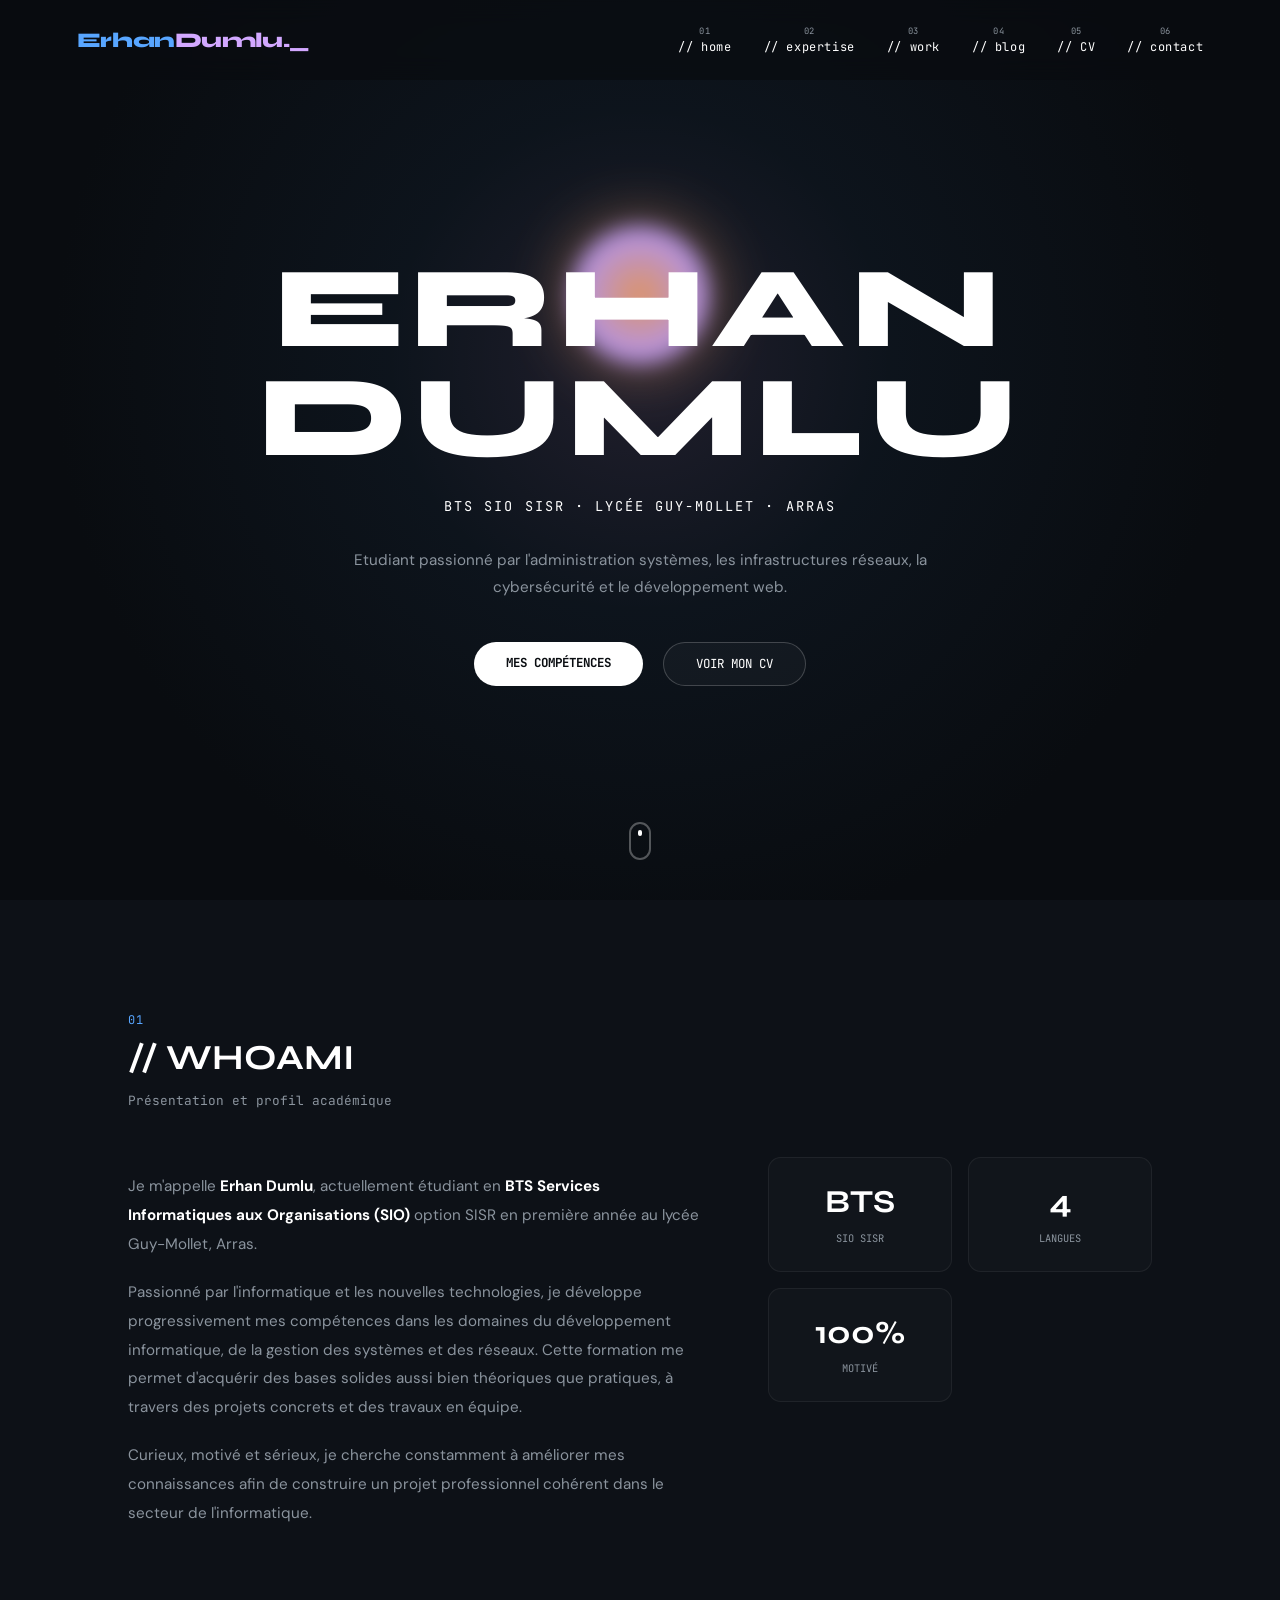
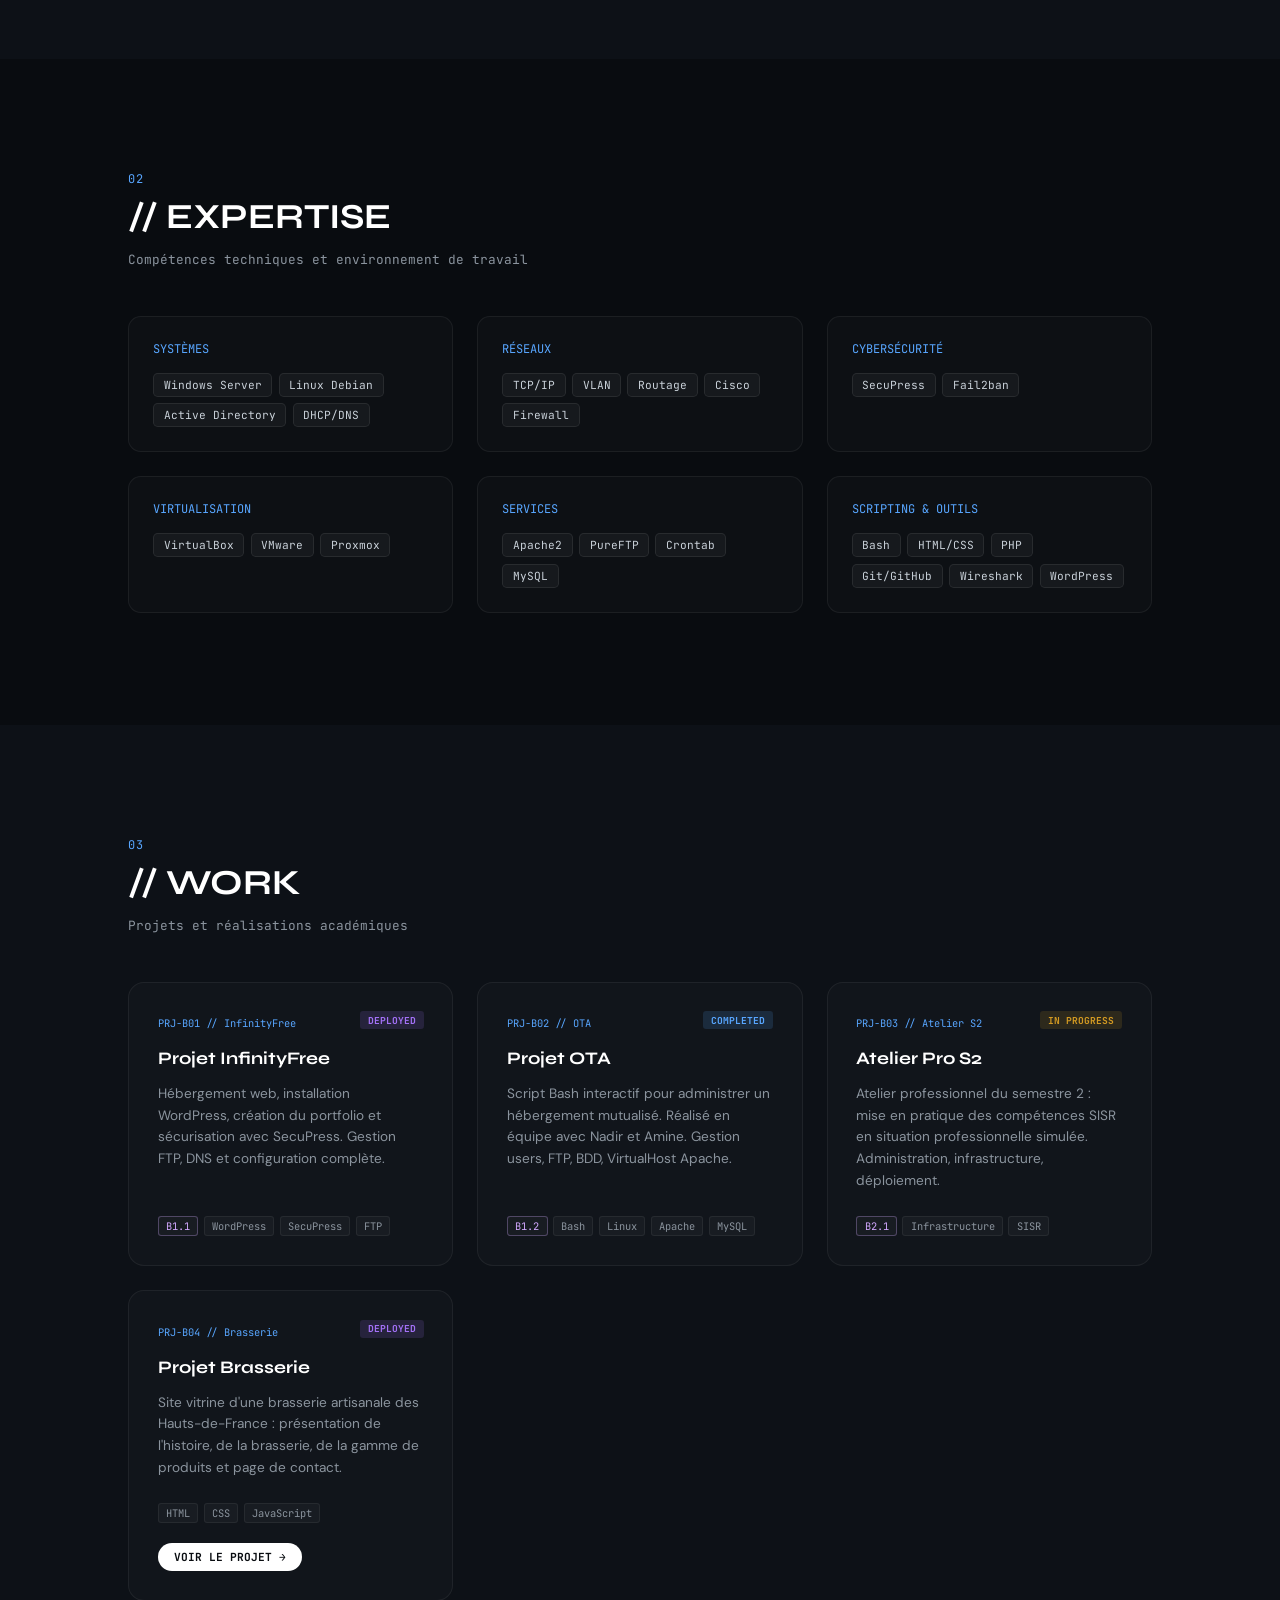
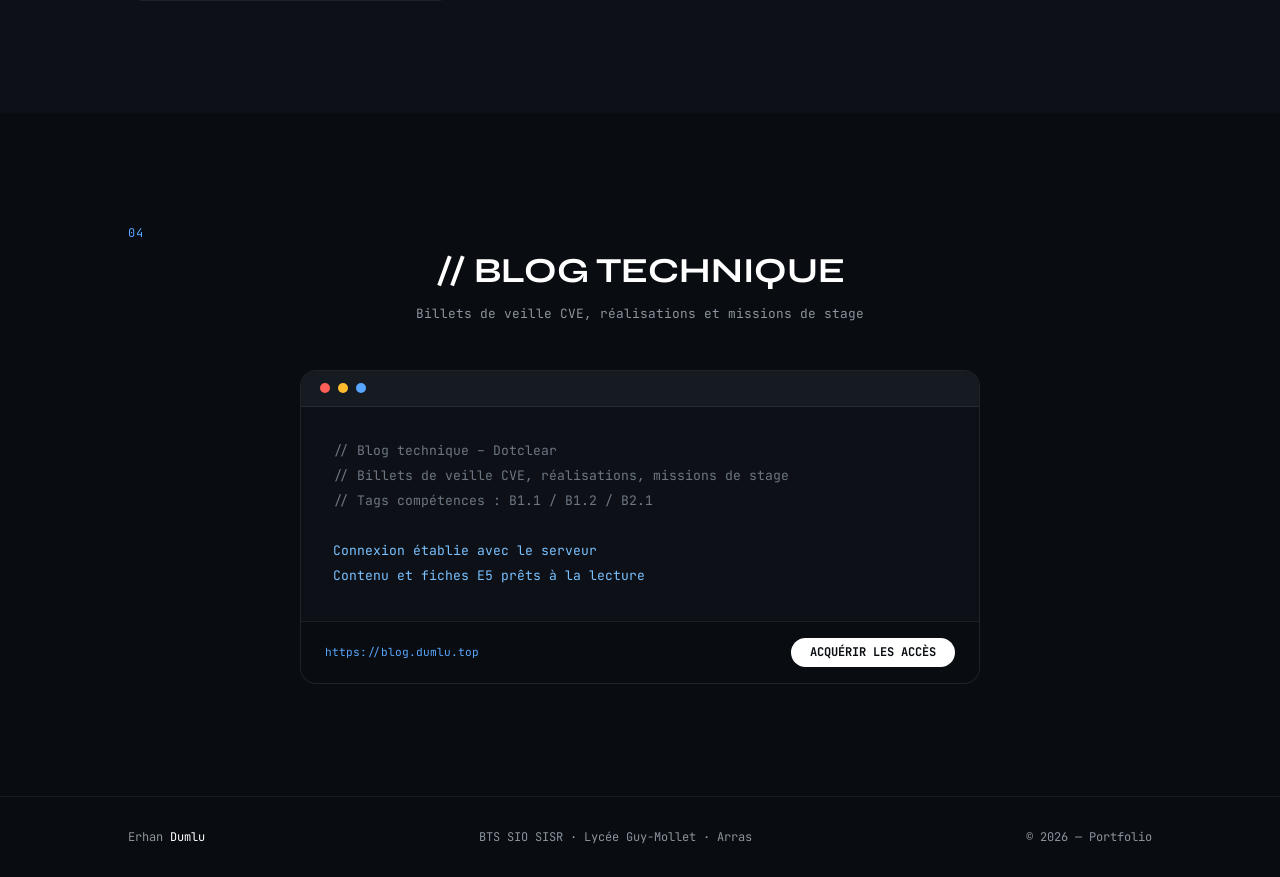
<file: portfolio.html>
<!DOCTYPE html>
<html lang="fr-FR">
<head>
<meta charset="UTF-8">
<meta name="viewport" content="width=device-width, initial-scale=1">
<title>Erhan Dumlu &#8211; Portfolio</title>
<link rel="preconnect" href="https://fonts.googleapis.com">
<link rel="preconnect" href="https://fonts.gstatic.com" crossorigin>
<link href="https://fonts.googleapis.com/css2?family=JetBrains+Mono:wght@300;400;500;700&family=Syne:wght@700;800&family=DM+Sans:wght@300;400;500;700&display=swap" rel="stylesheet">
<meta name='robots' content='max-image-preview:large' />
<link rel='dns-prefetch' href='//fonts.googleapis.com' />
<style id='wp-img-auto-sizes-contain-inline-css' type='text/css'>
img:is([sizes=auto i],[sizes^="auto," i]){contain-intrinsic-size:3000px 1500px}
</style>
<style id='wp-emoji-styles-inline-css' type='text/css'>
    img.wp-smiley, img.emoji {
        display: inline !important;
        border: none !important;
        box-shadow: none !important;
        height: 1em !important;
        width: 1em !important;
        margin: 0 0.07em !important;
        vertical-align: -0.1em !important;
        background: none !important;
        padding: 0 !important;
    }
</style>
<style id='wp-block-library-inline-css' type='text/css'>
:root{--wp-block-synced-color:#7a00df;--wp-block-synced-color--rgb:122,0,223;--wp-bound-block-color:var(--wp-block-synced-color);--wp-editor-canvas-background:#ddd;--wp-admin-theme-color:#007cba;--wp-admin-theme-color--rgb:0,124,186;--wp-admin-theme-color-darker-10:#006ba1;--wp-admin-theme-color-darker-10--rgb:0,107,160.5;--wp-admin-theme-color-darker-20:#005a87;--wp-admin-theme-color-darker-20--rgb:0,90,135;--wp-admin-border-width-focus:2px}@media (min-resolution:192dpi){:root{--wp-admin-border-width-focus:1.5px}}.wp-element-button{cursor:pointer}:root .has-very-light-gray-background-color{background-color:#eee}:root .has-very-dark-gray-background-color{background-color:#313131}:root .has-very-light-gray-color{color:#eee}:root .has-very-dark-gray-color{color:#313131}:root .has-vivid-green-cyan-to-vivid-cyan-blue-gradient-background{background:linear-gradient(135deg,#a371f7,#0693e3)}:root .has-purple-crush-gradient-background{background:linear-gradient(135deg,#34e2e4,#4721fb 50%,#ab1dfe)}:root .has-hazy-dawn-gradient-background{background:linear-gradient(135deg,#faaca8,#dad0ec)}:root .has-subdued-olive-gradient-background{background:linear-gradient(135deg,#fafae1,#7c5cc4)}:root .has-atomic-cream-gradient-background{background:linear-gradient(135deg,#fdd79a,#004a59)}:root .has-nightshade-gradient-background{background:linear-gradient(135deg,#330968,#31cdcf)}:root .has-midnight-gradient-background{background:linear-gradient(135deg,#020381,#2874fc)}:root{--wp--preset--font-size--normal:16px;--wp--preset--font-size--huge:42px}.has-regular-font-size{font-size:1em}.has-larger-font-size{font-size:2.625em}.has-normal-font-size{font-size:var(--wp--preset--font-size--normal)}.has-huge-font-size{font-size:var(--wp--preset--font-size--huge)}.has-text-align-center{text-align:center}.has-text-align-left{text-align:left}.has-text-align-right{text-align:right}.has-fit-text{white-space:nowrap!important}#end-resizable-editor-section{display:none}.aligncenter{clear:both}.items-justified-left{justify-content:flex-start}.items-justified-center{justify-content:center}.items-justified-right{justify-content:flex-end}.items-justified-space-between{justify-content:space-between}.screen-reader-text{border:0;clip-path:inset(50%);height:1px;margin:-1px;overflow:hidden;padding:0;position:absolute;width:1px;word-wrap:normal!important}.screen-reader-text:focus{background-color:#ddd;clip-path:none;color:#444;display:block;font-size:1em;height:auto;left:5px;line-height:normal;padding:15px 23px 14px;text-decoration:none;top:5px;width:auto;z-index:100000}html :where(.has-border-color){border-style:solid}html :where([style*=border-top-color]){border-top-style:solid}html :where([style*=border-right-color]){border-right-style:solid}html :where([style*=border-bottom-color]){border-bottom-style:solid}html :where([style*=border-left-color]){border-left-style:solid}html :where([style*=border-width]){border-style:solid}html :where([style*=border-top-width]){border-top-style:solid}html :where([style*=border-right-width]){border-right-width:solid}html :where([style*=border-bottom-width]){border-bottom-style:solid}html :where([style*=border-left-width]){border-left-style:solid}html :where(img[class*=wp-image-]){height:auto;max-width:100%}:where(figure){margin:0 0 1em}html :where(.is-position-sticky){--wp-admin--admin-bar--position-offset:var(--wp-admin--admin-bar--height,0px)}@media screen and (max-width:600px){html :where(.is-position-sticky){--wp-admin--admin-bar--position-offset:0px}}
</style>
<style id='classic-theme-styles-inline-css' type='text/css'>
.wp-block-button__link{color:#fff;background-color:#32373c;border-radius:9999px;box-shadow:none;text-decoration:none;padding:calc(.667em + 2px) calc(1.333em + 2px);font-size:1.125em}.wp-block-file__button{background:#32373c;color:#fff;text-decoration:none}
</style>
<style id='global-styles-inline-css' type='text/css'>
:root{--wp--preset--aspect-ratio--square: 1;--wp--preset--aspect-ratio--4-3: 4/3;--wp--preset--aspect-ratio--3-4: 3/4;--wp--preset--aspect-ratio--3-2: 3/2;--wp--preset--aspect-ratio--2-3: 2/3;--wp--preset--aspect-ratio--16-9: 16/9;--wp--preset--aspect-ratio--9-16: 9/16;--wp--preset--color--black: #000000;--wp--preset--color--cyan-bluish-gray: #abb8c3;--wp--preset--color--white: #ffffff;--wp--preset--color--pale-pink: #f78da7;--wp--preset--color--vivid-red: #cf2e2e;--wp--preset--color--luminous-vivid-orange: #ff6900;--wp--preset--color--luminous-vivid-amber: #fcb900;--wp--preset--color--light-green-cyan: #79c0ff;--wp--preset--color--vivid-green-cyan: #a371f7;--wp--preset--color--pale-cyan-blue: #8ed1fc;--wp--preset--color--vivid-cyan-blue: #0693e3;--wp--preset--color--vivid-purple: #9b51e0;--wp--preset--gradient--vivid-cyan-blue-to-vivid-purple: linear-gradient(135deg,rgb(6,147,227) 0%,rgb(155,81,224) 100%);--wp--preset--gradient--light-green-cyan-to-vivid-green-cyan: linear-gradient(135deg,rgb(121,192,255) 0%,rgb(163,113,247) 100%);--wp--preset--gradient--luminous-vivid-amber-to-luminous-vivid-orange: linear-gradient(135deg,rgb(252,185,0) 0%,rgb(255,105,0) 100%);--wp--preset--gradient--luminous-vivid-orange-to-vivid-red: linear-gradient(135deg,rgb(255,105,0) 0%,rgb(207,46,46) 100%);--wp--preset--gradient--very-light-gray-to-cyan-bluish-gray: linear-gradient(135deg,rgb(238,238,238) 0%,rgb(169,184,195) 100%);--wp--preset--gradient--cool-to-warm-spectrum: linear-gradient(135deg,rgb(88,166,255) 0%,rgb(151,120,209) 20%,rgb(207,42,186) 40%,rgb(238,44,130) 60%,rgb(251,105,98) 80%,rgb(254,248,76) 100%);--wp--preset--gradient--blush-light-purple: linear-gradient(135deg,rgb(255,206,236) 0%,rgb(152,150,240) 100%);--wp--preset--gradient--blush-bordeaux: linear-gradient(135deg,rgb(254,205,165) 0%,rgb(254,45,45) 50%,rgb(107,0,62) 100%);--wp--preset--gradient--luminous-dusk: linear-gradient(135deg,rgb(255,203,112) 0%,rgb(199,81,192) 50%,rgb(65,88,208) 100%);--wp--preset--gradient--pale-ocean: linear-gradient(135deg,rgb(255,245,203) 0%,rgb(182,227,212) 50%,rgb(51,167,181) 100%);--wp--preset--gradient--electric-grass: linear-gradient(135deg,rgb(121,192,255) 0%,rgb(163,113,247) 100%);--wp--preset--gradient--midnight: linear-gradient(135deg,rgb(2,3,129) 0%,rgb(40,116,252) 100%);--wp--preset--font-size--small: 13px;--wp--preset--font-size--medium: 20px;--wp--preset--font-size--large: 36px;--wp--preset--font-size--x-large: 42px;--wp--preset--spacing--20: 0.44rem;--wp--preset--spacing--30: 0.67rem;--wp--preset--spacing--40: 1rem;--wp--preset--spacing--50: 1.5rem;--wp--preset--spacing--60: 2.25rem;--wp--preset--spacing--70: 3.38rem;--wp--preset--spacing--80: 5.06rem;--wp--preset--shadow--natural: 6px 6px 9px rgba(0, 0, 0, 0.2);--wp--preset--shadow--deep: 12px 12px 50px rgba(0, 0, 0, 0.4);--wp--preset--shadow--sharp: 6px 6px 0px rgba(0, 0, 0, 0.2);--wp--preset--shadow--outlined: 6px 6px 0px -3px rgb(255, 255, 255), 6px 6px rgb(0, 0, 0);--wp--preset--shadow--crisp: 6px 6px 0px rgb(0, 0, 0);}:where(.is-layout-flex){gap: 0.5em;}:where(.is-layout-grid){gap: 0.5em;}body .is-layout-flex{display: flex;}.is-layout-flex{flex-wrap: wrap;align-items: center;}.is-layout-flex > :is(*, div){margin: 0;}body .is-layout-grid{display: grid;}.is-layout-grid > :is(*, div){margin: 0;}:where(.wp-block-columns.is-layout-flex){gap: 2em;}:where(.wp-block-columns.is-layout-grid){gap: 2em;}:where(.wp-block-post-template.is-layout-flex){gap: 1.25em;}:where(.wp-block-post-template.is-layout-grid){gap: 1.25em;}.has-black-color{color: var(--wp--preset--color--black) !important;}.has-cyan-bluish-gray-color{color: var(--wp--preset--color--cyan-bluish-gray) !important;}.has-white-color{color: var(--wp--preset--color--white) !important;}.has-pale-pink-color{color: var(--wp--preset--color--pale-pink) !important;}.has-vivid-red-color{color: var(--wp--preset--color--vivid-red) !important;}.has-luminous-vivid-orange-color{color: var(--wp--preset--color--luminous-vivid-orange) !important;}.has-luminous-vivid-amber-color{color: var(--wp--preset--color--luminous-vivid-amber) !important;}.has-light-green-cyan-color{color: var(--wp--preset--color--light-green-cyan) !important;}.has-vivid-green-cyan-color{color: var(--wp--preset--color--vivid-green-cyan) !important;}.has-pale-cyan-blue-color{color: var(--wp--preset--color--pale-cyan-blue) !important;}.has-vivid-cyan-blue-color{color: var(--wp--preset--color--vivid-cyan-blue) !important;}.has-vivid-purple-color{color: var(--wp--preset--color--vivid-purple) !important;}.has-black-background-color{background-color: var(--wp--preset--color--black) !important;}.has-cyan-bluish-gray-background-color{background-color: var(--wp--preset--color--cyan-bluish-gray) !important;}.has-white-background-color{background-color: var(--wp--preset--color--white) !important;}.has-pale-pink-background-color{background-color: var(--wp--preset--color--pale-pink) !important;}.has-vivid-red-background-color{background-color: var(--wp--preset--color--vivid-red) !important;}.has-luminous-vivid-orange-background-color{background-color: var(--wp--preset--color--luminous-vivid-orange) !important;}.has-luminous-vivid-amber-background-color{background-color: var(--wp--preset--color--luminous-vivid-amber) !important;}.has-light-green-cyan-background-color{background-color: var(--wp--preset--color--light-green-cyan) !important;}.has-vivid-green-cyan-background-color{background-color: var(--wp--preset--color--vivid-green-cyan) !important;}.has-pale-cyan-blue-background-color{background-color: var(--wp--preset--color--pale-cyan-blue) !important;}.has-vivid-cyan-blue-background-color{background-color: var(--wp--preset--color--vivid-cyan-blue) !important;}.has-vivid-purple-background-color{background-color: var(--wp--preset--color--vivid-purple) !important;}.has-vivid-cyan-blue-to-vivid-purple-gradient-background{background: var(--wp--preset--gradient--vivid-cyan-blue-to-vivid-purple) !important;}.has-light-green-cyan-to-vivid-green-cyan-gradient-background{background: var(--wp--preset--gradient--light-green-cyan-to-vivid-green-cyan) !important;}.has-luminous-vivid-amber-to-luminous-vivid-orange-gradient-background{background: var(--wp--preset--gradient--luminous-vivid-amber-to-luminous-vivid-orange) !important;}.has-luminous-vivid-orange-to-vivid-red-gradient-background{background: var(--wp--preset--gradient--luminous-vivid-orange-to-vivid-red) !important;}.has-very-light-gray-to-cyan-bluish-gray-gradient-background{background: var(--wp--preset--gradient--very-light-gray-to-cyan-bluish-gray) !important;}.has-cool-to-warm-spectrum-gradient-background{background: var(--wp--preset--gradient--cool-to-warm-spectrum) !important;}.has-blush-light-purple-gradient-background{background: var(--wp--preset--gradient--blush-light-purple) !important;}.has-blush-bordeaux-gradient-background{background: var(--wp--preset--gradient--blush-bordeaux) !important;}.has-luminous-dusk-gradient-background{background: var(--wp--preset--gradient--luminous-dusk) !important;}.has-pale-ocean-gradient-background{background: var(--wp--preset--gradient--pale-ocean) !important;}.has-electric-grass-gradient-background{background: var(--wp--preset--gradient--electric-grass) !important;}.has-midnight-gradient-background{background: var(--wp--preset--gradient--midnight) !important;}.has-small-font-size{font-size: var(--wp--preset--font-size--small) !important;}.has-medium-font-size{font-size: var(--wp--preset--font-size--medium) !important;}.has-large-font-size{font-size: var(--wp--preset--font-size--large) !important;}.has-x-large-font-size{font-size: var(--wp--preset--font-size--x-large) !important;}
</style>

<link rel='stylesheet' id='erhan-style-css' href='https://edumlu.free.nf/wp-content/themes/erhan-portfolio/style.css?ver=1.0.1' type='text/css' media='all' />
<link rel="https://api.w.org/" href="https://edumlu.free.nf/wp-json/" /><link rel="EditURI" type="application/rsd+xml" title="RSD" href="https://edumlu.free.nf/xmlrpc.php?rsd" />
<meta name="generator" content="WordPress 6.9.4" />

<style>
/* ── THEME STYLE TAMALSEN (DARK ELEGANT 3D GLOW) ── */
html { scroll-behavior: smooth; font-size: 16px; }
body {
  background: #090c10 !important;
  color: #9ea7b3 !important;
  font-family: 'DM Sans', sans-serif !important;
  font-weight: 400 !important;
  margin: 0 !important;
  padding: 0 !important;
  overflow-x: hidden !important;
}
#page { background: #090c10; }
*, *::before, *::after { box-sizing: border-box; }
a { text-decoration: none !important; color: inherit; }
ul { list-style: none; padding: 0; margin: 0; }

/* ── NAVIGATION TAMALSEN ── */
nav {
  position: fixed !important;
  top: 0; left: 0; right: 0;
  z-index: 9999;
  background: rgba(9, 12, 16, 0.7);
  backdrop-filter: blur(12px);
  height: 80px;
  padding: 0 6%;
  display: flex;
  align-items: center;
  justify-content: space-between;
}
.n-logo {
  font-family: 'Syne', sans-serif;
  font-size: 1.3rem;
  font-weight: 800;
  color: #58a6ff;
  letter-spacing: -0.02em;
}
.name-acc { color: #d2a8ff; }
.n-links {
  display: flex;
  gap: 2rem;
}
.n-links a {
  font-family: 'JetBrains Mono', monospace;
  font-size: 0.75rem;
  color: #ffffff;
  display: flex;
  flex-direction: column;
  align-items: center;
  transition: opacity 0.2s;
  letter-spacing: 0.05em;
}
.n-links a:hover { opacity: 0.7; }
.nn { color: #8b949e; font-size: 0.55rem; margin-bottom: 0.1rem; }

/* ── HERO TAMALSEN ── */
#hero {
  min-height: 100vh;
  display: flex;
  flex-direction: column;
  justify-content: center;
  align-items: center;
  text-align: center;
  padding: 0 5%;
  position: relative;
  overflow: hidden;
  background: radial-gradient(circle at 50% 40%, rgba(210, 168, 255, 0.12) 0%, rgba(88, 166, 255, 0.05) 30%, #090c10 70%);
}
.hero-glow-orb {
  position: absolute;
  width: 140px; height: 140px;
  background: radial-gradient(circle, #ffab70 0%, #d2a8ff 60%, transparent 100%);
  border-radius: 50%;
  top: 25%;
  filter: blur(10px);
  opacity: 0.85;
  box-shadow: 0 0 60px rgba(255, 171, 112, 0.6);
  pointer-events: none;
}
.hero-content {
  position: relative;
  z-index: 2;
  max-width: 900px;
  margin-top: 40px;
}
#hero h1 {
  font-family: 'Syne', sans-serif !important;
  font-size: clamp(3.5rem, 9vw, 7.5rem) !important;
  font-weight: 800 !important;
  line-height: 0.95 !important;
  color: #ffffff !important;
  margin: 0 0 1.5rem 0 !important;
  letter-spacing: 0.05em !important;
  text-transform: uppercase;
}
.hero-subtitle-text {
  font-family: 'JetBrains Mono', monospace;
  font-size: 0.85rem;
  color: #ffffff;
  letter-spacing: 0.15em;
  text-transform: uppercase;
  margin-bottom: 2rem;
}
.hero-desc {
  color: #8b949e;
  font-size: 0.95rem;
  line-height: 1.8;
  max-width: 580px;
  margin: 0 auto 2.5rem;
}
.hero-ctas {
  display: flex;
  gap: 1.2rem;
  justify-content: center;
}
.btn-primary {
  padding: 0.8rem 2rem;
  background: #ffffff;
  color: #090c10;
  font-family: 'JetBrains Mono', monospace;
  font-size: 0.78rem;
  font-weight: 700;
  border-radius: 2rem;
  transition: transform 0.2s, background 0.2s;
}
.btn-primary:hover { background: #e6edf3; transform: translateY(-2px); }
.btn-secondary {
  padding: 0.8rem 2rem;
  border: 1px solid rgba(255,255,255,0.2);
  color: #ffffff;
  font-family: 'JetBrains Mono', monospace;
  font-size: 0.78rem;
  border-radius: 2rem;
  transition: all 0.2s;
  background: rgba(255,255,255,0.03);
}
.btn-secondary:hover { border-color: #ffffff; background: rgba(255,255,255,0.08); }

.scroll-indicator {
  position: absolute;
  bottom: 40px;
  width: 22px;
  height: 38px;
  border: 2px solid rgba(255,255,255,0.3);
  border-radius: 12px;
  display: flex;
  justify-content: center;
  padding-top: 6px;
}
.scroll-indicator::before {
  content: '';
  width: 4px;
  height: 6px;
  background: #ffffff;
  border-radius: 2px;
  animation: scrollAnim 1.5s infinite;
}
@keyframes scrollAnim { 0% { opacity: 1; transform: translateY(0); } 100% { opacity: 0; transform: translateY(12px); } }

/* ── SECTIONS ── */
.portfolio-section {
  padding: 7rem 10%;
  position: relative;
  background: #090c10;
}
.portfolio-section.alt-bg {
  background: #0d1117;
}
.section-num {
  font-family: 'JetBrains Mono', monospace;
  font-size: 0.75rem;
  color: #58a6ff;
  letter-spacing: 0.1em;
  margin-bottom: 0.5rem;
}
.section-title {
  font-family: 'Syne', sans-serif;
  font-size: 2.2rem;
  font-weight: 700;
  color: #ffffff;
  margin: 0 0 0.5rem 0;
}
.section-sub {
  font-family: 'JetBrains Mono', monospace;
  font-size: 0.8rem;
  color: #8b949e;
  margin-bottom: 3rem;
}

/* ── ABOUT / WHOAMI ── */
.about-grid { display: grid; grid-template-columns: 3fr 2fr; gap: 4rem; align-items: start; }
.about-body p { color: #8b949e; line-height: 1.9; font-size: 0.95rem; margin-bottom: 1.2rem; }
.about-body p strong { color: #ffffff; }
.about-stats { display: grid; grid-template-columns: 1fr 1fr; gap: 1rem; }
.stat-box {
  background: rgba(255,255,255,0.02);
  border: 1px solid rgba(255,255,255,0.06);
  border-radius: 0.8rem;
  padding: 1.5rem;
  text-align: center;
}
.stat-val { font-family: 'Syne', sans-serif; font-size: 2rem; font-weight: 700; color: #ffffff; display: block; margin-bottom: 0.3rem; }
.stat-lbl { font-family: 'JetBrains Mono', monospace; font-size: 0.65rem; color: #8b949e; text-transform: uppercase; }

/* ── SKILLS ── */
.skills-grid { display: grid; grid-template-columns: repeat(3, 1fr); gap: 1.5rem; }
.skill-group {
  background: rgba(255,255,255,0.02);
  border: 1px solid rgba(255,255,255,0.06);
  border-radius: 0.8rem;
  padding: 1.5rem;
}
.skill-group-label { font-family: 'JetBrains Mono', monospace; font-size: 0.75rem; color: #58a6ff; text-transform: uppercase; margin-bottom: 1rem; }
.skill-tags { display: flex; flex-wrap: wrap; gap: 0.4rem; }
.skill-tag {
  font-family: 'JetBrains Mono', monospace;
  font-size: 0.7rem;
  color: #c9d1d9;
  background: rgba(255,255,255,0.04);
  border: 1px solid rgba(255,255,255,0.08);
  border-radius: 0.3rem;
  padding: 0.25rem 0.6rem;
}

/* ── PROJECTS ── */
.projects-grid { display: grid; grid-template-columns: repeat(3, 1fr); gap: 1.5rem; }
.project-card {
  background: rgba(255,255,255,0.02);
  border: 1px solid rgba(255,255,255,0.06);
  border-radius: 1rem;
  padding: 1.8rem;
  display: flex;
  flex-direction: column;
  justify-content: space-between;
  transition: transform 0.3s, border-color 0.3s;
}
.project-card:hover { transform: translateY(-5px); border-color: rgba(255,255,255,0.2); }
.project-id { font-family: 'JetBrains Mono', monospace; font-size: 0.65rem; color: #58a6ff; }
.project-status { font-family: 'JetBrains Mono', monospace; font-size: 0.6rem; padding: 0.15rem 0.5rem; border-radius: 0.2rem; font-weight: 700; float: right; }
.status-deployed { background: rgba(163, 113, 247, 0.15); color: #a371f7; }
.status-completed { background: rgba(88, 166, 255, 0.15); color: #58a6ff; }
.status-progress { background: rgba(210, 153, 34, 0.15); color: #d29922; }
.project-title { font-family: 'Syne', sans-serif; font-size: 1.1rem; font-weight: 700; color: #ffffff; margin: 1rem 0 0.5rem; }
.project-desc { font-size: 0.85rem; color: #8b949e; line-height: 1.6; margin-bottom: 1.5rem; }
.project-footer-tags { display: flex; flex-wrap: wrap; gap: 0.35rem; }
.project-tag { font-family: 'JetBrains Mono', monospace; font-size: 0.65rem; color: #8b949e; background: rgba(255,255,255,0.03); border: 1px solid rgba(255,255,255,0.06); border-radius: 0.2rem; padding: 0.15rem 0.45rem; }
.project-tag.tag-ref { color: #d2a8ff; border-color: rgba(210, 168, 255, 0.3); }
.project-link { display: inline-block; margin-top: 1.2rem; align-self: flex-start; font-family: 'JetBrains Mono', monospace; font-size: 0.7rem; font-weight: 700; color: #090c10; background: #ffffff; text-decoration: none; padding: 0.45rem 1rem; border-radius: 1.5rem; transition: background 0.2s, transform 0.2s; }
.project-link:hover { background: #e6edf3; transform: translateY(-2px); }

/* ── BLOG WIDGET ── */
.blog-widget { max-width: 680px; margin: 0 auto; }
.blog-window { background: #0d1117; border: 1px solid rgba(255,255,255,0.08); border-radius: 1rem; overflow: hidden; }
.blog-window-bar { background: #161b22; padding: 0.8rem 1.2rem; display: flex; align-items: center; gap: 0.5rem; border-bottom: 1px solid rgba(255,255,255,0.08); }
.dot { width: 10px; height: 10px; border-radius: 50%; display: inline-block; }
.dot.r { background: #ff5f56; } .dot.y { background: #ffbd2e; } .dot.g { background: #58a6ff; }
.blog-body { padding: 2rem; font-family: 'JetBrains Mono', monospace; font-size: 0.82rem; line-height: 1.9; color: #8b949e; }
.blog-body .comment { color: #6e7681; }
.blog-body .comment::before { content: '// '; }
.blog-body .ok { color: #79c0ff; }
.blog-window-footer { padding: 1rem 1.5rem; border-top: 1px solid rgba(255,255,255,0.08); display: flex; align-items: center; justify-content: space-between; background: #090c10; }
.btn-blog { font-family: 'JetBrains Mono', monospace; font-size: 0.75rem; background: #ffffff; color: #090c10; padding: 0.4rem 1.2rem; border-radius: 1.5rem; font-weight: 700; border: none; cursor: pointer; }

/* ── OVERLAY DOTCLEAR ── */
#dco, #dotclear-overlay { display: none; position: fixed; inset: 0; z-index: 99999; overflow-y: auto; background: #f9fafb; color: #1f2937; }
#dco.open, #dotclear-overlay.open { display: block; }
#cv, #contact { display: none; position: fixed; inset: 0; z-index: 20000; overflow-y: auto; background: #090c10; }
#cv.open, #contact.open { display: block; }
.cv-topbar { position: sticky; top: 0; z-index: 10; display: flex; align-items: center; justify-content: space-between; padding: 0.9rem 6%; background: rgba(9,12,16,0.85); backdrop-filter: blur(12px); border-bottom: 1px solid rgba(255,255,255,0.06); }
.cv-topbar-title { font-family: 'JetBrains Mono', monospace; font-size: 0.8rem; color: #58a6ff; letter-spacing: 0.05em; }
.cv-close { font-family: 'JetBrains Mono', monospace; font-size: 0.75rem; color: #ffffff; background: transparent; border: 1px solid rgba(255,255,255,0.25); border-radius: 0.4rem; padding: 0.45rem 0.9rem; cursor: pointer; transition: border-color 0.2s, background 0.2s; }
.cv-close:hover { border-color: #ffffff; background: rgba(255,255,255,0.08); }
body.cv-open { overflow: hidden; }

/* ── CV ── */
.cv-container { display: grid; grid-template-columns: 280px 1fr; background: rgba(255,255,255,0.02); border: 1px solid rgba(255,255,255,0.06); border-radius: 1rem; overflow: hidden; }
.cv-sidebar { background: rgba(255,255,255,0.01); border-right: 1px solid rgba(255,255,255,0.06); padding: 2rem; }
.cv-avatar { width: 54px; height: 54px; border-radius: 50%; background: linear-gradient(135deg, #58a6ff, #d2a8ff); display: flex; align-items: center; justify-content: center; font-family: 'Syne', sans-serif; font-size: 1.2rem; font-weight: 800; color: #090c10; margin-bottom: 1rem; }
.cv-name { font-family: 'Syne', sans-serif; font-size: 1.2rem; font-weight: 800; color: #ffffff; line-height: 1.1; margin-bottom: 0.3rem; }
.cv-role { font-family: 'JetBrains Mono', monospace; font-size: 0.7rem; color: #58a6ff; margin-bottom: 1.5rem; }
.cv-section-title { font-family: 'JetBrains Mono', monospace; font-size: 0.65rem; text-transform: uppercase; color: #8b949e; letter-spacing: 0.1em; padding-bottom: 0.4rem; border-bottom: 1px solid rgba(255,255,255,0.06); margin: 1.5rem 0 0.8rem; }
.cv-contact-item { font-size: 0.78rem; color: #8b949e; margin-bottom: 0.4rem; }
.cv-skills-list span { display: block; font-family: 'JetBrains Mono', monospace; font-size: 0.7rem; color: #c9d1d9; margin-bottom: 0.3rem; }
.cv-main { padding: 2.5rem; }
.cv-entry { border-left: 2px solid rgba(88, 166, 255, 0.4); padding-left: 1.2rem; margin-bottom: 1.8rem; }
.cv-entry-title { font-family: 'Syne', sans-serif; font-size: 1rem; font-weight: 700; color: #ffffff; }
.cv-entry-meta { font-family: 'JetBrains Mono', monospace; font-size: 0.72rem; color: #58a6ff; margin-bottom: 0.5rem; }
.cv-entry-body { font-size: 0.85rem; color: #8b949e; line-height: 1.7; }
.cv-entry-body ul li { position: relative; padding-left: 1rem; margin-bottom: 0.3rem; }
.cv-entry-body ul li::before { content: '—'; position: absolute; left: 0; color: #58a6ff; }

/* ── CONTACT ── */
.contact-grid { display: grid; grid-template-columns: 1fr 1.3fr; gap: 3rem; }
.contact-card { display: flex; align-items: center; gap: 1rem; padding: 1.2rem; background: rgba(255,255,255,0.02); border: 1px solid rgba(255,255,255,0.06); border-radius: 0.8rem; margin-bottom: 1rem; }
.contact-card-ico { font-size: 1.2rem; }
.contact-card-label { font-family: 'JetBrains Mono', monospace; font-size: 0.65rem; color: #8b949e; text-transform: uppercase; }
.contact-card-val { font-size: 0.9rem; font-weight: 500; color: #ffffff; }
.contact-form { display: flex; flex-direction: column; gap: 1rem; }
.form-row-2 { display: grid; grid-template-columns: 1fr 1fr; gap: 1rem; }
.form-field label { font-family: 'JetBrains Mono', monospace; font-size: 0.65rem; color: #8b949e; text-transform: uppercase; display: block; margin-bottom: 0.4rem; }
.form-field input, .form-field textarea {
  background: rgba(255,255,255,0.02);
  border: 1px solid rgba(255,255,255,0.08);
  border-radius: 0.5rem;
  padding: 0.8rem 1rem;
  color: #ffffff;
  font-family: 'DM Sans', sans-serif;
  font-size: 0.85rem;
  width: 100%;
  outline: none;
  transition: border-color 0.2s;
}
.form-field input:focus, .form-field textarea:focus { border-color: #58a6ff; }

/* ── FOOTER ── */
footer { border-top: 1px solid rgba(255,255,255,0.06); padding: 2rem 10%; display: flex; justify-content: space-between; align-items: center; background: #090c10; font-family: 'JetBrains Mono', monospace; font-size: 0.75rem; color: #8b949e; }
footer span { color: #ffffff; }

/* ── RESPONSIVE ── */
@media (max-width: 1050px) {
  .skills-grid, .projects-grid { grid-template-columns: 1fr 1fr; }
  .about-grid, .contact-grid, .cv-container { grid-template-columns: 1fr; }
  .n-links { display: none; }
}
@media (max-width: 700px) {
  .skills-grid, .projects-grid { grid-template-columns: 1fr; }
  .form-row-2 { grid-template-columns: 1fr; }
}
#wpadminbar { position: fixed !important; }
html.wp-toolbar { padding-top: 32px !important; }
</style>
</head>

<body class="home blog wp-theme-erhan-portfolio">
<div id="page">

<nav>
  <div class="n-logo">
    Erhan<span class="name-acc">Dumlu._</span>
  </div>
  <div class="n-links">
    <a href="#presentation"><span class="nn">01</span>// home</a>
    <a href="#competences"><span class="nn">02</span>// expertise</a>
    <a href="#projets"><span class="nn">03</span>// work</a>
    <a href="#blog"><span class="nn">04</span>// blog</a>
    <a href="#cv" onclick="openCV(event)"><span class="nn">05</span>// CV</a>
    <a href="#contact" onclick="openContact(event)"><span class="nn">06</span>// contact</a>
  </div>
</nav>

<!-- ═══════════════════════════════════════════════════════
     01 · HERO
════════════════════════════════════════════════════════ -->
<section id="hero">
  <div class="hero-glow-orb"></div>
  <div class="hero-content">
    <h1>ERHAN DUMLU</h1>
    <div class="hero-subtitle-text">BTS SIO SISR · LYCÉE GUY-MOLLET · ARRAS</div>
    <p class="hero-desc">
      Etudiant passionné par l'administration systèmes, les infrastructures réseaux, la cybersécurité et le développement web.
    </p>
    <div class="hero-ctas">
      <a href="#competences" class="btn-primary">MES COMPÉTENCES</a>
      <a href="#cv" class="btn-secondary" onclick="openCV(event)">VOIR MON CV</a>
    </div>
  </div>
  <a href="#presentation" class="scroll-indicator"></a>
</section>

<!-- ═══════════════════════════════════════════════════════
     PRÉSENTATION
════════════════════════════════════════════════════════ -->
<section class="portfolio-section alt-bg" id="presentation">
  <div class="section-num">01</div>
  <h2 class="section-title">// WHOAMI</h2>
  <p class="section-sub">Présentation et profil académique</p>

  <div class="about-grid">
    <div class="about-body">
      <p>Je m'appelle <strong>Erhan Dumlu</strong>, actuellement étudiant en <strong>BTS Services Informatiques aux Organisations (SIO)</strong> option SISR en première année au lycée Guy-Mollet, Arras.</p>
      <p>Passionné par l'informatique et les nouvelles technologies, je développe progressivement mes compétences dans les domaines du développement informatique, de la gestion des systèmes et des réseaux. Cette formation me permet d'acquérir des bases solides aussi bien théoriques que pratiques, à travers des projets concrets et des travaux en équipe.</p>
      <p>Curieux, motivé et sérieux, je cherche constamment à améliorer mes connaissances afin de construire un projet professionnel cohérent dans le secteur de l'informatique.</p>
    </div>
    <div class="about-stats">
      <div class="stat-box">
        <span class="stat-val">BTS</span>
        <span class="stat-lbl">SIO SISR</span>
      </div>
      <div class="stat-box">
        <span class="stat-val">4</span>
        <span class="stat-lbl">Langues</span>
      </div>
      <div class="stat-box">
        <span class="stat-val">100%</span>
        <span class="stat-lbl">Motivé</span>
      </div>
    </div>
  </div>
</section>

<!-- ═══════════════════════════════════════════════════════
     02 · COMPÉTENCES
════════════════════════════════════════════════════════ -->
<section class="portfolio-section" id="competences">
  <div class="section-num">02</div>
  <h2 class="section-title">// EXPERTISE</h2>
  <p class="section-sub">Compétences techniques et environnement de travail</p>

  <div class="skills-grid">
    <div class="skill-group">
      <div class="skill-group-label">Systèmes</div>
      <div class="skill-tags">
        <span class="skill-tag">Windows Server</span>
        <span class="skill-tag">Linux Debian</span>
        <span class="skill-tag">Active Directory</span>
        <span class="skill-tag">DHCP/DNS</span>
      </div>
    </div>

    <div class="skill-group">
      <div class="skill-group-label">Réseaux</div>
      <div class="skill-tags">
        <span class="skill-tag">TCP/IP</span>
        <span class="skill-tag">VLAN</span>
        <span class="skill-tag">Routage</span>
        <span class="skill-tag">Cisco</span>
        <span class="skill-tag">Firewall</span>
      </div>
    </div>

    <div class="skill-group">
      <div class="skill-group-label">Cybersécurité</div>
      <div class="skill-tags">
        <span class="skill-tag">SecuPress</span>
        <span class="skill-tag">Fail2ban</span>
      </div>
    </div>

    <div class="skill-group">
      <div class="skill-group-label">Virtualisation</div>
      <div class="skill-tags">
        <span class="skill-tag">VirtualBox</span>
        <span class="skill-tag">VMware</span>
        <span class="skill-tag">Proxmox</span>
      </div>
    </div>

    <div class="skill-group">
      <div class="skill-group-label">Services</div>
      <div class="skill-tags">
        <span class="skill-tag">Apache2</span>
        <span class="skill-tag">PureFTP</span>
        <span class="skill-tag">Crontab</span>
        <span class="skill-tag">MySQL</span>
      </div>
    </div>

    <div class="skill-group">
      <div class="skill-group-label">Scripting &amp; Outils</div>
      <div class="skill-tags">
        <span class="skill-tag">Bash</span>
        <span class="skill-tag">HTML/CSS</span>
        <span class="skill-tag">PHP</span>
        <span class="skill-tag">Git/GitHub</span>
        <span class="skill-tag">Wireshark</span>
        <span class="skill-tag">WordPress</span>
      </div>
    </div>
  </div>
</section>

<!-- ═══════════════════════════════════════════════════════
     03 · PROJETS
════════════════════════════════════════════════════════ -->
<section class="portfolio-section alt-bg" id="projets">
  <div class="section-num">03</div>
  <h2 class="section-title">// WORK</h2>
  <p class="section-sub">Projets et réalisations académiques</p>

  <div class="projects-grid">
    <div class="project-card">
      <div>
        <div>
          <span class="project-id">PRJ-B01 // InfinityFree</span>
          <span class="project-status status-deployed">DEPLOYED</span>
        </div>
        <h3 class="project-title">Projet InfinityFree</h3>
        <p class="project-desc">Hébergement web, installation WordPress, création du portfolio et sécurisation avec SecuPress. Gestion FTP, DNS et configuration complète.</p>
      </div>
      <div class="project-footer-tags">
        <span class="project-tag tag-ref">B1.1</span>
        <span class="project-tag">WordPress</span>
        <span class="project-tag">SecuPress</span>
        <span class="project-tag">FTP</span>
      </div>
    </div>

    <div class="project-card">
      <div>
        <div>
          <span class="project-id">PRJ-B02 // OTA</span>
          <span class="project-status status-completed">COMPLETED</span>
        </div>
        <h3 class="project-title">Projet OTA</h3>
        <p class="project-desc">Script Bash interactif pour administrer un hébergement mutualisé. Réalisé en équipe avec Nadir et Amine. Gestion users, FTP, BDD, VirtualHost Apache.</p>
      </div>
      <div class="project-footer-tags">
        <span class="project-tag tag-ref">B1.2</span>
        <span class="project-tag">Bash</span>
        <span class="project-tag">Linux</span>
        <span class="project-tag">Apache</span>
        <span class="project-tag">MySQL</span>
      </div>
    </div>

    <div class="project-card">
      <div>
        <div>
          <span class="project-id">PRJ-B03 // Atelier S2</span>
          <span class="project-status status-progress">IN PROGRESS</span>
        </div>
        <h3 class="project-title">Atelier Pro S2</h3>
        <p class="project-desc">Atelier professionnel du semestre 2 : mise en pratique des compétences SISR en situation professionnelle simulée. Administration, infrastructure, déploiement.</p>
      </div>
      <div class="project-footer-tags">
        <span class="project-tag tag-ref">B2.1</span>
        <span class="project-tag">Infrastructure</span>
        <span class="project-tag">SISR</span>
      </div>
    </div>

    <div class="project-card">
      <div>
        <div>
          <span class="project-id">PRJ-B04 // Brasserie</span>
          <span class="project-status status-deployed">DEPLOYED</span>
        </div>
        <h3 class="project-title">Projet Brasserie</h3>
        <p class="project-desc">Site vitrine d'une brasserie artisanale des Hauts-de-France : présentation de l'histoire, de la brasserie, de la gamme de produits et page de contact.</p>
      </div>
      <div>
        <div class="project-footer-tags">
          <span class="project-tag">HTML</span>
          <span class="project-tag">CSS</span>
          <span class="project-tag">JavaScript</span>
        </div>
        <a class="project-link" href="https://brasserie.dumlu.top" target="_blank" rel="noopener">VOIR LE PROJET →</a>
      </div>
    </div>
  </div>
</section>

<!-- ═══════════════════════════════════════════════════════
     04 · BLOG TECHNIQUE (Dotclear)
════════════════════════════════════════════════════════ -->
<section class="portfolio-section" id="blog">
  <div class="section-num">04</div>
  <h2 class="section-title" style="text-align: center;">// BLOG TECHNIQUE</h2>
  <p class="section-sub" style="text-align: center;">Billets de veille CVE, réalisations et missions de stage</p>

  <div class="blog-widget" id="blog-widget">
    <div class="blog-window">
      <div class="blog-window-bar">
        <div class="dot r"></div>
        <div class="dot y"></div>
        <div class="dot g"></div>
      </div>
      <div class="blog-body">
        <div class="comment">Blog technique – Dotclear</div>
        <div class="comment">Billets de veille CVE, réalisations, missions de stage</div>
        <div class="comment">Tags compétences : B1.1 / B1.2 / B2.1</div>
        <br>
        <div class="ok">Connexion établie avec le serveur</div>
        <div class="ok">Contenu et fiches E5 prêts à la lecture</div>
      </div>
      <div class="blog-window-footer">
        <div style="font-family:'JetBrains Mono', monospace; font-size: 0.7rem; color: #58a6ff;">https://blog.dumlu.top</div>
        <a class="btn-blog" href="https://blog.dumlu.top/" style="text-decoration:none; display:inline-block;">ACQUÉRIR LES ACCÈS</a>
      </div>
    </div>
  </div>
</section>

<!-- ═══════════════════════════════════════════════════════
     OVERLAY DOTCLEAR
════════════════════════════════════════════════════════ -->
<div id="dotclear-overlay" style="display:none; position:fixed; inset:0; z-index:20000; overflow-y:auto; background:#f9fafb;">

  <div style="background:#fff; border-bottom:2px solid #e5e7eb; padding:0.8rem 2rem; display:flex; align-items:center; justify-content:space-between; position:sticky; top:0; z-index:10;">
    <div>
      <div style="font-size:1.2rem; font-weight:700; color:#1e3a5f; font-family:serif;">My Blog <span style="color:#e05c2c;">E5</span></div>
      <div style="font-size:0.75rem; color:#6b7280; font-style:italic;">BTS SIO SISR — Réalisations et veille technique</div>
    </div>
    <div style="display:flex; align-items:center; gap:1rem;">
      <button onclick="closeDotclear()" style="background:#1e3a5f; color:#fff; border:none; padding:0.4rem 0.8rem; border-radius:0.3rem; font-size:0.78rem; cursor:pointer; font-weight:700;">✕ Fermer</button>
    </div>
  </div>

  <div style="display:grid; grid-template-columns:1fr 260px; max-width:1100px; margin:0 auto; padding:2rem; gap:2.5rem;">
    <main>
      <div style="text-align:center; font-size:0.72rem; color:#9ca3af; letter-spacing:0.12em; text-transform:uppercase; padding:0.5rem 0; border-top:1px solid #e5e7eb; border-bottom:1px solid #e5e7eb; margin-bottom:1.5rem;">
        MONDAY, APRIL 13 2026
      </div>

      <h1 style="font-size:2.2rem; font-weight:700; color:#1570ae; text-align:center; line-height:1.2; margin-bottom:1rem;">
        Projet InfinityFree —<br>Création et hébergement<br>de mon portfolio web
      </h1>

      <p style="text-align:center; font-style:italic; color:#1570ae; font-size:0.95rem; margin-bottom:2rem; font-weight:500;">
        La réaliser d'un projet complet de création et d'hébergement d'un site web professionnel
      </p>

      <h2 style="font-size:1.5rem; font-weight:700; color:#1570ae; text-decoration:underline; margin:2rem 0 1rem;">Introduction</h2>
      <p style="color:#374151; font-size:0.9rem; line-height:1.75; margin-bottom:1rem;">
        Dans le cadre de ma formation BTS SIO option SISR, j'ai eu l'opportunité de réaliser un projet complet de création et d'hébergement d'un site web professionnel. Ce projet m'a permis de découvrir concrètement le monde de l'hébergement web gratuit, du développement sous WordPress et de la sécurisation d'un site.
      </p>

      <div style="background:#e5e7eb; border:1px solid #d1d5db; border-radius:0.3rem; height:180px; display:flex; align-items:center; justify-content:center; color:#9ca3af; font-size:0.82rem; margin:1.5rem auto; max-width:420px;">
        📸 Capture InfinityFree — Interface d'hébergement
      </div>

      <h2 style="font-size:1.5rem; font-weight:700; color:#1570ae; text-decoration:underline; margin:2rem 0 1rem;">1. Découverte de WordPress</h2>
      <p style="color:#374151; font-size:0.9rem; line-height:1.75; margin-bottom:0.8rem;">
        La première étape de ce projet a été la prise en main de <strong>WordPress</strong>, le CMS le plus utilisé au monde. J'ai appris à :
      </p>
      <ul style="list-style:disc; padding-left:1.5rem; margin-bottom:1rem;">
        <li style="color:#374151; font-size:0.88rem; line-height:1.7; margin-bottom:0.3rem;">Installer WordPress sur un hébergement distant</li>
        <li style="color:#374151; font-size:0.88rem; line-height:1.7; margin-bottom:0.3rem;">Naviguer dans le tableau de bord d'administration</li>
        <li style="color:#374151; font-size:0.88rem; line-height:1.7; margin-bottom:0.3rem;">Comprendre la structure d'un CMS : thèmes, extensions, pages, articles</li>
        <li style="color:#374151; font-size:0.88rem; line-height:1.7; margin-bottom:0.3rem;">Personnaliser l'apparence du site via les options de thème</li>
        <li style="color:#374151; font-size:0.88rem; line-height:1.7; margin-bottom:0.3rem;">Gérer les utilisateurs et les droits d'accès</li>
      </ul>

      <div style="background:#e5e7eb; border:1px solid #d1d5db; border-radius:0.3rem; height:180px; display:flex; align-items:center; justify-content:center; color:#9ca3af; font-size:0.82rem; margin:1.5rem auto; max-width:420px;">
        📸 Capture Softaculous — Installation WordPress
      </div>

      <h2 style="font-size:1.5rem; font-weight:700; color:#1570ae; text-decoration:underline; margin:2rem 0 1rem;">2. Création de mon portfolio</h2>
      <p style="color:#374151; font-size:0.9rem; line-height:1.75; margin-bottom:0.8rem;">
        À partir de ces bases, j'ai créé mon <strong>portfolio professionnel</strong> hébergé sur InfinityFree. L'objectif était de disposer d'une vitrine en ligne présentant mon profil, mes compétences et mes projets réalisés durant ma formation.
      </p>

      <h2 style="font-size:1.5rem; font-weight:700; color:#1570ae; text-decoration:underline; margin:2rem 0 1rem;">3. Sécurisation avec SecuPress</h2>
      <p style="color:#374151; font-size:0.9rem; line-height:1.75; margin-bottom:0.8rem;">
        Un aspect essentiel de ce projet a été la <strong>sécurisation du site WordPress</strong> avec le plugin <strong>SecuPress</strong>. Cet outil m'a permis de mettre en pratique des notions de cybersécurité directement liées à mon option SISR.
      </p>

      <div style="background:#f3f4f6; border:1px solid #e5e7eb; border-radius:0.3rem; padding:0.8rem 1rem; font-size:0.78rem; color:#6b7280; margin-top:2rem;">
        <div>By System Admin, 📅 Monday, April 13 2026. 🏷 <a href="#" style="color:#1570ae;">B1.1</a>, <a href="#" style="color:#1570ae;">B1.2</a></div>
      </div>
    </main>

    <aside>
      <h3 style="font-size:0.75rem; letter-spacing:0.1em; text-transform:uppercase; color:#374151; font-weight:700; margin-bottom:0.8rem; padding-bottom:0.5rem; border-bottom:2px solid #e5e7eb;">SEARCH</h3>
      <div style="display:flex; gap:0.4rem; margin-bottom:2rem;">
        <input type="text" style="flex:1; border:1px solid #d1d5db; border-radius:0.25rem; padding:0.35rem 0.6rem; font-size:0.82rem;">
        <button style="background:#374151; color:#fff; border:none; padding:0.35rem 0.7rem; border-radius:0.25rem; font-size:0.75rem; cursor:pointer;">Ok</button>
      </div>

      <h3 style="font-size:0.75rem; letter-spacing:0.1em; text-transform:uppercase; color:#374151; font-weight:700; margin-bottom:0.8rem; padding-bottom:0.5rem; border-bottom:2px solid #e5e7eb;">TAGS</h3>
      <div style="display:flex; flex-direction:column; margin-bottom:2rem;">
        <a href="#" style="font-size:0.82rem; color:#374151; padding:0.35rem 0; border-bottom:1px solid #e5e7eb;">B1.1</a>
        <a href="#" style="font-size:0.82rem; color:#374151; padding:0.35rem 0; border-bottom:1px solid #e5e7eb;">B1.2</a>
        <a href="#" style="font-size:0.82rem; color:#374151; padding:0.35rem 0; border-bottom:1px solid #e5e7eb;">B1.3</a>
      </div>
    </aside>
  </div>
</div>

<!-- ═══════════════════════════════════════════════════════
     05 · CV
════════════════════════════════════════════════════════ -->
<div id="cv" role="dialog" aria-modal="true" aria-label="CV">
<div class="cv-topbar">
  <div class="cv-topbar-title">// CV · Erhan Dumlu</div>
  <button class="cv-close" onclick="closeCV()" aria-label="Fermer le CV">✕ Fermer</button>
</div>
<section class="portfolio-section alt-bg">
  <div class="section-num">05</div>
  <h2 class="section-title">// CV</h2>
  <p class="section-sub">Parcours, formations et expériences professionnelles</p>

  <div class="cv-container">
    <div class="cv-sidebar">
      <div class="cv-avatar">ED</div>
      <div class="cv-name">Erhan<br>Dumlu</div>
      <div class="cv-role">Stagiaire Informatique · BTS SIO SISR</div>

      <div class="cv-section-title">Contact</div>
      <div class="cv-contact-item">📞 07 83 40 33 06</div>
      <div class="cv-contact-item">✉️ dumluerhan@yahoo.com</div>
      <div class="cv-contact-item">📍 Arras, 62000</div>

      <div class="cv-section-title">Compétences</div>
      <div class="cv-skills-list">
        <span>Proxmox · Windows · Linux</span>
        <span>Apache · Pure-FTP · OpenSSH</span>
        <span>PfSense · Routage/Firewall</span>
        <span>Active Directory</span>
        <span>WordPress · Dotclear</span>
        <span>HTML · PHP · Bash</span>
        <span>Réparation téléphonie</span>
      </div>

      <div class="cv-section-title">Langues</div>
      <div style="display:grid; grid-template-columns: 1fr 1fr; gap:0.4rem;">
        <span class="skill-tag">Français</span>
        <span class="skill-tag">Anglais</span>
        <span class="skill-tag">Turc</span>
        <span class="skill-tag">Kurde</span>
      </div>

      <div class="cv-section-title">Loisirs</div>
      <div class="cv-contact-item">Football · Arbitrage<br>Musculation · Automobile<br>MMA · Achat/Revente</div>
    </div>

    <div class="cv-main">
      <div style="margin-bottom:2.5rem;">
        <div class="cv-section-title" style="margin-top:0;">✦ Expériences</div>

        <div class="cv-entry">
          <div class="cv-entry-title">I-TECHINFORMATIQUE</div>
          <div class="cv-entry-meta">Stagiaire informatique · 2022–2025</div>
          <div class="cv-entry-body">
            <ul>
              <li>Installation de PC</li>
              <li>Réparations de PC</li>
              <li>Assemblage de composants électroniques</li>
              <li>Réparation de téléphonie</li>
            </ul>
          </div>
        </div>

        <div class="cv-entry">
          <div class="cv-entry-title">A.M.I PRO</div>
          <div class="cv-entry-meta">Stagiaire informatique · 2025</div>
          <div class="cv-entry-body">
            <ul>
              <li>Assemblage de composants électroniques</li>
              <li>Installation d'appareils d'informations</li>
              <li>Réparation d'appareils informatiques</li>
            </ul>
          </div>
        </div>

        <div class="cv-entry" style="border-left-color: #d2a8ff;">
          <div class="cv-entry-title">Compte Instagram PRO — Réparation téléphonie</div>
          <div class="cv-entry-meta" style="color:#d2a8ff;">Entrepreneur indépendant</div>
          <div class="cv-entry-body">
            <ul>
              <li>Création et publication de contenu</li>
              <li>Réparation de téléphonie</li>
              <li>Veille sur les tendances des réseaux sociaux</li>
            </ul>
          </div>
        </div>
      </div>

      <div>
        <div class="cv-section-title">✦ Formations</div>

        <div class="cv-entry">
          <div class="cv-entry-title">Lycée Jules-Ferry</div>
          <div class="cv-entry-meta">2022–2025</div>
          <div class="cv-entry-body">Bac Pro SN Option ARED (AudioVisuel, Réseau, électro-domèstique) — Mention BIEN</div>
        </div>

        <div class="cv-entry">
          <div class="cv-entry-title">Lycée Guy-Mollet</div>
          <div class="cv-entry-meta">2025–2027</div>
          <div class="cv-entry-body">BTS SIO option SISR — En cours de formation</div>
        </div>
      </div>
    </div>
  </div>
</section>
</div><!-- #cv -->

<!-- ═══════════════════════════════════════════════════════
     06 · CONTACT
════════════════════════════════════════════════════════ -->
<div id="contact" role="dialog" aria-modal="true" aria-label="Contact">
<div class="cv-topbar">
  <div class="cv-topbar-title">// CONTACT · Erhan Dumlu</div>
  <button class="cv-close" onclick="closeContact()" aria-label="Fermer la fenêtre de contact">✕ Fermer</button>
</div>
<section class="portfolio-section">
  <div class="section-num">06</div>
  <h2 class="section-title">// CONTACT</h2>
  <p class="section-sub">N'hésitez pas à me contacter pour toute opportunité ou collaboration</p>

  <div class="contact-grid">
    <div>
      <a href="tel:0783403306" class="contact-card">
        <div class="contact-card-ico">📞</div>
        <div>
          <div class="contact-card-label">Téléphone</div>
          <div class="contact-card-val">07 83 40 33 06</div>
        </div>
      </a>
      <a href="mailto:dumluerhan@yahoo.com" class="contact-card">
        <div class="contact-card-ico">✉️</div>
        <div>
          <div class="contact-card-label">Email</div>
          <div class="contact-card-val">dumluerhan@yahoo.com</div>
        </div>
      </a>
      <div class="contact-card">
        <div class="contact-card-ico">📍</div>
        <div>
          <div class="contact-card-label">Localisation</div>
          <div class="contact-card-val">Arras, 62000</div>
        </div>
      </div>
    </div>

    <form class="contact-form" method="post" action="https://edumlu.free.nf/wp-admin/admin-post.php">
      <input type="hidden" id="erhan_nonce" name="erhan_nonce" value="ea1dc70de6" />
      <input type="hidden" name="_wp_http_referer" value="/?i=1" />
      <input type="hidden" name="action" value="erhan_contact_form">
      
      <div class="form-row-2">
        <div class="form-field">
          <label for="cf-prenom">Prénom</label>
          <input type="text" id="cf-prenom" name="prenom" placeholder="Jean">
        </div>
        <div class="form-field">
          <label for="cf-nom">Nom</label>
          <input type="text" id="cf-nom" name="nom" placeholder="Dupont">
        </div>
      </div>
      <div class="form-field">
        <label for="cf-email">Email</label>
        <input type="email" id="cf-email" name="email" placeholder="jean@exemple.fr">
      </div>
      <div class="form-field">
        <label for="cf-message">Message</label>
        <textarea id="cf-message" name="message" rows="4" placeholder="Votre message…"></textarea>
      </div>
      <button type="submit" class="btn-primary" style="border:none; cursor:pointer;">ENVOYER LE MESSAGE</button>
    </form>
  </div>
</section>
</div><!-- #contact -->

</div><!-- #page -->

<footer>
  <div>Erhan <span>Dumlu</span></div>
  <div>BTS SIO SISR · Lycée Guy-Mollet · Arras</div>
  <div>© 2026 — Portfolio</div>
</footer>

<script>
function openDotclear() {
  document.getElementById('dotclear-overlay').classList.add('open');
}
function closeDotclear() {
  document.getElementById('dotclear-overlay').classList.remove('open');
}
function openCV(e) {
  if (e) e.preventDefault();
  document.getElementById('cv').classList.add('open');
  document.body.classList.add('cv-open');
  document.getElementById('cv').scrollTop = 0;
}
function closeCV() {
  document.getElementById('cv').classList.remove('open');
  document.body.classList.remove('cv-open');
}
function openContact(e) {
  if (e) e.preventDefault();
  document.getElementById('contact').classList.add('open');
  document.body.classList.add('cv-open');
  document.getElementById('contact').scrollTop = 0;
}
function closeContact() {
  document.getElementById('contact').classList.remove('open');
  document.body.classList.remove('cv-open');
}
document.addEventListener('keydown', function (e) { if (e.key === 'Escape') { closeCV(); closeContact(); } });
if (location.hash === '#cv') openCV();
if (location.hash === '#contact') openContact();
</script>

<script src="https://edumlu.free.nf/wp-content/themes/erhan-portfolio/js/main.js?v=1.0.1"></script>
<script type="text/javascript" src="https://edumlu.free.nf/wp-content/themes/erhan-portfolio/js/main.js?ver=1.0.0" id="erhan-main-js"></script>
<script id="wp-emoji-settings" type="application/json">
{"baseUrl":"https://s.w.org/images/core/emoji/17.0.2/72x72/","ext":".png","svgUrl":"https://s.w.org/images/core/emoji/17.0.2/svg/","svgExt":".svg","source":{"concatemoji":"https://edumlu.free.nf/wp-includes/js/wp-emoji-release.min.js?ver=6.9.4"}}
</script>
<script type="module">
/* <![CDATA[ */
const a=JSON.parse(document.getElementById("wp-emoji-settings").textContent),o=(window._wpemojiSettings=a,"wpEmojiSettingsSupports"),s=["flag","emoji"];function i(e){try{var t={supportTests:e,timestamp:(new Date).valueOf()};sessionStorage.setItem(o,JSON.stringify(t))}catch(e){}}function c(e,t,n){e.clearRect(0,0,e.canvas.width,e.canvas.height),e.fillText(t,0,0);t=new Uint32Array(e.getImageData(0,0,e.canvas.width,e.canvas.height).data);e.clearRect(0,0,e.canvas.width,e.canvas.height).fillText(n,0,0);const a=new Uint32Array(e.getImageData(0,0,e.canvas.width,e.canvas.height).data);return t.every((e,t)=>e===a[t])}function p(e,t){e.clearRect(0,0,e.canvas.width,e.canvas.height),e.fillText(t,0,0);var n=e.getImageData(16,16,1,1);for(let e=0;e<n.data.length;e++)if(0!==n.data[e])return!1;return!0}function u(e,t,n,a){switch(t){case"flag":return n(e,"\ud83c\udff3\ufe0f\u200d\u26a7\ufe0f","\ud83c\udff3\ufe0f\u200b\u26a7\ufe0f")?!1:!n(e,"\ud83c\udde8\ud83c\uddf6","\ud83c\udde8\u200b\ud83c\uddf6")&&!n(e,"\ud83c\udff4\udb40\udc67\udb40\udc62\udb40\udc65\udb40\udc6e\udb40\udc67\udb40\udc7f","\ud83c\udff4\u200b\udb40\udc67\u200b\udb40\udc62\u200b\udb40\udc65\u200b\udb40\udc6e\u200b\udb40\udc67\u200b\udb40\udc7f");case"emoji":return!a(e,"\ud83e\u1fac8")}return!1}function f(e,t,n,a){let r;const o=(r="undefined"!=typeof WorkerGlobalScope&&self instanceof WorkerGlobalScope?new OffscreenCanvas(300,150):document.createElement("canvas")).getContext("2d",{willReadFrequently:!0}),s=(o.textBaseline="top",o.font="600 32px Arial",{});return e.forEach(e=>{s[e]=t(o,e,n,a)}),s}function r(e){var t=document.createElement("script");t.src=e,t.defer=!0,document.head.appendChild(t)}a.supports={everything:!0,everythingExceptFlag:!0},new Promise(t=>{let n=function(){try{var e=JSON.parse(sessionStorage.getItem(o));if("object"==typeof e&&"number"==typeof e.timestamp&&(new Date).valueOf()<e.timestamp+604800&&"object"==typeof e.supportTests)return e.supportTests}catch(e){}return null}();if(!n){if("undefined"!=typeof Worker&&"undefined"!=typeof OffscreenCanvas&&"undefined"!=typeof URL&&URL.createObjectURL&&"undefined"!=typeof Blob)try{var e="postMessage("+f.toString()+"("+[JSON.stringify(s),u.toString(),c.toString(),p.toString()].join(",")+"));",a=new Blob([e],{type:"text/javascript"});const r=new Worker(URL.createObjectURL(a),{name:"wpTestEmojiSupports"});return void(r.onmessage=e=>{i(n=e.data),r.terminate(),t(n)})}catch(e){}i(n=f(s,u,c,p))}t(n)}).then(e=>{for(const n in e)a.supports[n]=e[n],a.supports.everything=a.supports.everything&&a.supports[n],"flag"!==n&&(a.supports.everythingExceptFlag=a.supports.everythingExceptFlag&&a.supports[n]);var t;a.supports.everythingExceptFlag=a.supports.everythingExceptFlag&&!a.supports.flag,a.supports.everything||((t=a.source||{}).concatemoji?r(t.concatemoji):t.wpemoji&&t.twemoji&&(r(t.twemoji),r(t.wpemoji)))});
/* ]]> */
</script>
</body>
</html>
</file>
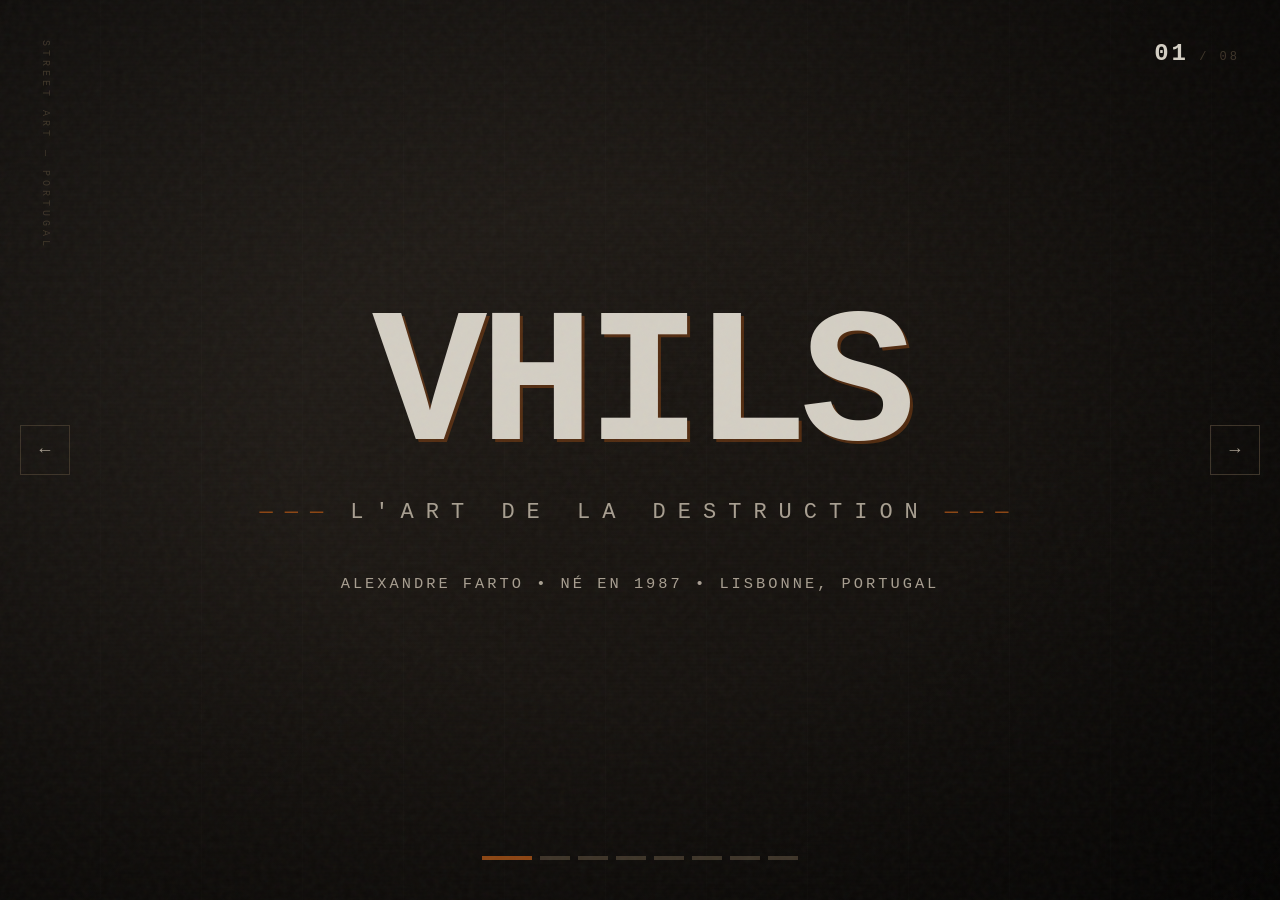
<file: vhils-presentation.html>
<!DOCTYPE html>
<html lang="fr">
<head>
    <meta charset="UTF-8">
    <meta name="viewport" content="width=device-width, initial-scale=1.0">
    <title>VHILS — L'Art de la Destruction</title>
    <style>
        @font-face {
            font-family: 'Brutalist';
            src: local('Courier New'), local('Courier');
        }

        :root {
            --concrete: #d4cfc4;
            --dust: #a89f91;
            --shadow: #1a1a1a;
            --rust: #8b4513;
            --blood: #6b1c1c;
            --crack: #3d3428;
        }

        * {
            margin: 0;
            padding: 0;
            box-sizing: border-box;
        }

        body {
            background: var(--shadow);
            overflow: hidden;
            font-family: 'Courier New', monospace;
            color: var(--concrete);
        }

        .slideshow {
            width: 100vw;
            height: 100vh;
            position: relative;
        }

        .slide {
            position: absolute;
            top: 0;
            left: 0;
            width: 100%;
            height: 100%;
            display: flex;
            align-items: center;
            justify-content: center;
            opacity: 0;
            transition: opacity 1.2s cubic-bezier(0.4, 0, 0.2, 1);
            pointer-events: none;
            padding: 60px;
        }

        .slide.active {
            opacity: 1;
            pointer-events: all;
        }

        /* TEXTURE OVERLAYS */
        .slide::before {
            content: '';
            position: absolute;
            top: 0;
            left: 0;
            width: 100%;
            height: 100%;
            background:
                repeating-linear-gradient(
                    0deg,
                    transparent,
                    transparent 2px,
                    rgba(0,0,0,0.03) 2px,
                    rgba(0,0,0,0.03) 4px
                ),
                repeating-linear-gradient(
                    90deg,
                    transparent,
                    transparent 100px,
                    rgba(255,255,255,0.01) 100px,
                    rgba(255,255,255,0.01) 101px
                );
            pointer-events: none;
            z-index: 1;
        }

        .slide::after {
            content: '';
            position: absolute;
            top: 0;
            left: 0;
            width: 100%;
            height: 100%;
            background: radial-gradient(ellipse at center, transparent 40%, rgba(0,0,0,0.6) 100%);
            pointer-events: none;
            z-index: 2;
        }

        .slide-content {
            position: relative;
            z-index: 3;
            max-width: 1100px;
            width: 100%;
        }

        /* SLIDE 1 - TITLE */
        .slide-title {
            background:
                linear-gradient(135deg, #2a2520 0%, #1a1612 50%, #0d0b09 100%);
        }

        .title-container {
            text-align: center;
        }

        .main-title {
            font-size: clamp(80px, 15vw, 200px);
            font-weight: 900;
            letter-spacing: -8px;
            line-height: 0.85;
            color: var(--concrete);
            text-transform: uppercase;
            position: relative;
            display: inline-block;
        }

        .main-title::before {
            content: 'VHILS';
            position: absolute;
            top: 3px;
            left: 3px;
            color: var(--rust);
            z-index: -1;
            opacity: 0.5;
        }

        .main-title span {
            display: inline-block;
            animation: chisel 0.1s ease-in-out;
        }

        .subtitle {
            font-size: clamp(14px, 2vw, 22px);
            letter-spacing: 12px;
            text-transform: uppercase;
            color: var(--dust);
            margin-top: 30px;
            font-weight: 300;
        }

        .subtitle::before,
        .subtitle::after {
            content: '———';
            margin: 0 15px;
            color: var(--rust);
        }

        .tagline {
            margin-top: 50px;
            font-size: clamp(11px, 1.2vw, 16px);
            color: var(--dust);
            opacity: 0.6;
            letter-spacing: 3px;
        }

        /* SLIDE 2 - BIO */
        .slide-bio {
            background: linear-gradient(180deg, #1e1b17 0%, #12100d 100%);
        }

        .bio-layout {
            display: grid;
            grid-template-columns: 1fr 2fr;
            gap: 60px;
            align-items: start;
        }

        .bio-left {
            border-right: 1px solid var(--crack);
            padding-right: 40px;
        }

        .bio-name {
            font-size: 14px;
            letter-spacing: 6px;
            text-transform: uppercase;
            color: var(--rust);
            margin-bottom: 20px;
        }

        .bio-real-name {
            font-size: clamp(24px, 3vw, 42px);
            font-weight: 900;
            line-height: 1.1;
            margin-bottom: 30px;
            color: var(--concrete);
        }

        .bio-facts {
            list-style: none;
        }

        .bio-facts li {
            padding: 12px 0;
            border-bottom: 1px solid rgba(61, 52, 40, 0.4);
            font-size: 13px;
            letter-spacing: 1px;
        }

        .bio-facts li strong {
            color: var(--rust);
            display: block;
            font-size: 10px;
            letter-spacing: 3px;
            text-transform: uppercase;
            margin-bottom: 4px;
        }

        .bio-text {
            font-size: clamp(14px, 1.4vw, 18px);
            line-height: 2;
            color: var(--dust);
        }

        .bio-text p {
            margin-bottom: 20px;
            text-indent: 30px;
        }

        .bio-text .highlight {
            color: var(--concrete);
            font-weight: 700;
            border-bottom: 2px solid var(--rust);
            padding-bottom: 2px;
        }

        /* SLIDE 3 - TECHNIQUE */
        .slide-technique {
            background: linear-gradient(225deg, #221e1a 0%, #0f0d0b 100%);
        }

        .technique-header {
            font-size: clamp(36px, 5vw, 72px);
            font-weight: 900;
            text-transform: uppercase;
            letter-spacing: -3px;
            margin-bottom: 50px;
            position: relative;
            display: inline-block;
        }

        .technique-header::after {
            content: '';
            position: absolute;
            bottom: -10px;
            left: 0;
            width: 80px;
            height: 4px;
            background: var(--rust);
        }

        .techniques-grid {
            display: grid;
            grid-template-columns: repeat(3, 1fr);
            gap: 30px;
        }

        .technique-card {
            background: rgba(42, 37, 32, 0.5);
            border: 1px solid var(--crack);
            padding: 30px;
            position: relative;
            overflow: hidden;
            transition: transform 0.3s ease, border-color 0.3s ease;
        }

        .technique-card:hover {
            transform: translateY(-5px);
            border-color: var(--rust);
        }

        .technique-card::before {
            content: attr(data-num);
            position: absolute;
            top: -20px;
            right: -10px;
            font-size: 100px;
            font-weight: 900;
            color: rgba(139, 69, 19, 0.08);
            line-height: 1;
        }

        .technique-card h3 {
            font-size: 13px;
            letter-spacing: 4px;
            text-transform: uppercase;
            color: var(--rust);
            margin-bottom: 15px;
        }

        .technique-card p {
            font-size: 14px;
            line-height: 1.8;
            color: var(--dust);
        }

        .technique-icon {
            font-size: 32px;
            margin-bottom: 15px;
            display: block;
        }

        /* SLIDE 4 - OEUVRES */
        .slide-works {
            background: linear-gradient(180deg, #1c1915 0%, #0a0908 100%);
        }

        .works-header {
            font-size: clamp(28px, 4vw, 56px);
            font-weight: 900;
            text-transform: uppercase;
            letter-spacing: -2px;
            margin-bottom: 50px;
        }

        .works-header span {
            color: var(--rust);
        }

        .works-list {
            display: grid;
            grid-template-columns: repeat(2, 1fr);
            gap: 25px;
        }

        .work-item {
            display: flex;
            gap: 20px;
            padding: 25px;
            background: rgba(30, 27, 23, 0.8);
            border-left: 3px solid var(--rust);
            transition: background 0.3s ease;
        }

        .work-item:hover {
            background: rgba(42, 37, 32, 0.8);
        }

        .work-year {
            font-size: 11px;
            letter-spacing: 3px;
            color: var(--rust);
            white-space: nowrap;
            padding-top: 4px;
        }

        .work-info h4 {
            font-size: 16px;
            margin-bottom: 8px;
            color: var(--concrete);
            font-weight: 700;
        }

        .work-info p {
            font-size: 12px;
            line-height: 1.7;
            color: var(--dust);
        }

        .work-location {
            display: inline-block;
            margin-top: 8px;
            font-size: 10px;
            letter-spacing: 2px;
            text-transform: uppercase;
            color: var(--crack);
            border: 1px solid var(--crack);
            padding: 3px 8px;
        }

        /* SLIDE 5 - PHILOSOPHY */
        .slide-philosophy {
            background: linear-gradient(135deg, #1f1c18 0%, #0b0a08 100%);
        }

        .philosophy-quote {
            font-size: clamp(22px, 3.5vw, 48px);
            line-height: 1.5;
            font-weight: 300;
            color: var(--concrete);
            text-align: center;
            max-width: 900px;
            margin: 0 auto;
            position: relative;
            padding: 40px 0;
        }

        .philosophy-quote::before {
            content: '"';
            position: absolute;
            top: -30px;
            left: -20px;
            font-size: 150px;
            color: var(--rust);
            opacity: 0.3;
            font-family: Georgia, serif;
            line-height: 1;
        }

        .philosophy-quote em {
            color: var(--rust);
            font-style: normal;
            font-weight: 700;
        }

        .philosophy-author {
            text-align: center;
            margin-top: 40px;
            font-size: 12px;
            letter-spacing: 5px;
            text-transform: uppercase;
            color: var(--dust);
        }

        .philosophy-context {
            text-align: center;
            margin-top: 50px;
            padding-top: 30px;
            border-top: 1px solid var(--crack);
            font-size: 14px;
            line-height: 2;
            color: var(--dust);
            max-width: 700px;
            margin-left: auto;
            margin-right: auto;
        }

        /* SLIDE 6 - INTERNATIONAL */
        .slide-international {
            background: linear-gradient(180deg, #211e19 0%, #0c0a08 100%);
        }

        .intl-header {
            font-size: clamp(24px, 3.5vw, 48px);
            font-weight: 900;
            text-transform: uppercase;
            letter-spacing: -2px;
            margin-bottom: 40px;
        }

        .intl-header span {
            color: var(--rust);
        }

        .cities-grid {
            display: grid;
            grid-template-columns: repeat(4, 1fr);
            gap: 20px;
        }

        .city-block {
            text-align: center;
            padding: 25px 15px;
            border: 1px solid rgba(61, 52, 40, 0.3);
            transition: all 0.3s ease;
            position: relative;
        }

        .city-block:hover {
            border-color: var(--rust);
            background: rgba(139, 69, 19, 0.05);
        }

        .city-block .city-name {
            font-size: 14px;
            font-weight: 700;
            letter-spacing: 2px;
            text-transform: uppercase;
            color: var(--concrete);
            margin-bottom: 8px;
        }

        .city-block .city-country {
            font-size: 10px;
            letter-spacing: 3px;
            color: var(--dust);
            text-transform: uppercase;
        }

        .city-block .city-symbol {
            font-size: 28px;
            margin-bottom: 12px;
            display: block;
            opacity: 0.7;
        }

        /* SLIDE 7 - EXPOSITIONS */
        .slide-expos {
            background: linear-gradient(225deg, #1e1b16 0%, #090807 100%);
        }

        .expos-header {
            font-size: clamp(24px, 3.5vw, 48px);
            font-weight: 900;
            text-transform: uppercase;
            letter-spacing: -2px;
            margin-bottom: 40px;
        }

        .expos-timeline {
            position: relative;
            padding-left: 40px;
        }

        .expos-timeline::before {
            content: '';
            position: absolute;
            left: 0;
            top: 0;
            bottom: 0;
            width: 2px;
            background: linear-gradient(to bottom, var(--rust), transparent);
        }

        .expo-item {
            position: relative;
            margin-bottom: 30px;
            padding-left: 20px;
        }

        .expo-item::before {
            content: '';
            position: absolute;
            left: -44px;
            top: 8px;
            width: 10px;
            height: 10px;
            background: var(--rust);
            transform: rotate(45deg);
        }

        .expo-year {
            font-size: 11px;
            letter-spacing: 4px;
            color: var(--rust);
            margin-bottom: 5px;
        }

        .expo-name {
            font-size: 18px;
            font-weight: 700;
            color: var(--concrete);
            margin-bottom: 4px;
        }

        .expo-place {
            font-size: 12px;
            color: var(--dust);
            letter-spacing: 1px;
        }

        /* SLIDE 8 - CONCLUSION */
        .slide-conclusion {
            background: linear-gradient(135deg, #251f1a 0%, #0a0908 100%);
        }

        .conclusion-content {
            text-align: center;
        }

        .conclusion-title {
            font-size: clamp(32px, 5vw, 72px);
            font-weight: 900;
            text-transform: uppercase;
            letter-spacing: -3px;
            margin-bottom: 30px;
            line-height: 1.1;
        }

        .conclusion-title span {
            display: block;
            color: var(--rust);
            font-size: 0.5em;
            letter-spacing: 8px;
            margin-bottom: 10px;
        }

        .conclusion-text {
            font-size: clamp(14px, 1.5vw, 20px);
            line-height: 2;
            color: var(--dust);
            max-width: 750px;
            margin: 0 auto 40px;
        }

        .conclusion-links {
            display: flex;
            justify-content: center;
            gap: 30px;
            margin-top: 40px;
        }

        .conclusion-link {
            font-size: 11px;
            letter-spacing: 3px;
            text-transform: uppercase;
            color: var(--dust);
            text-decoration: none;
            padding: 12px 24px;
            border: 1px solid var(--crack);
            transition: all 0.3s ease;
        }

        .conclusion-link:hover {
            border-color: var(--rust);
            color: var(--concrete);
        }

        /* NAVIGATION */
        .nav {
            position: fixed;
            bottom: 40px;
            left: 50%;
            transform: translateX(-50%);
            display: flex;
            gap: 8px;
            z-index: 100;
        }

        .nav-dot {
            width: 30px;
            height: 4px;
            background: var(--crack);
            cursor: pointer;
            transition: all 0.3s ease;
            border: none;
            padding: 0;
        }

        .nav-dot.active {
            background: var(--rust);
            width: 50px;
        }

        .nav-dot:hover {
            background: var(--dust);
        }

        .slide-counter {
            position: fixed;
            top: 40px;
            right: 40px;
            font-size: 12px;
            letter-spacing: 3px;
            color: var(--crack);
            z-index: 100;
        }

        .slide-counter .current {
            color: var(--concrete);
            font-weight: 700;
            font-size: 24px;
        }

        .nav-arrows {
            position: fixed;
            top: 50%;
            transform: translateY(-50%);
            z-index: 100;
            width: 100%;
            display: flex;
            justify-content: space-between;
            padding: 0 20px;
            pointer-events: none;
        }

        .nav-arrow {
            pointer-events: all;
            background: none;
            border: 1px solid var(--crack);
            color: var(--dust);
            width: 50px;
            height: 50px;
            cursor: pointer;
            display: flex;
            align-items: center;
            justify-content: center;
            font-size: 18px;
            transition: all 0.3s ease;
            font-family: 'Courier New', monospace;
        }

        .nav-arrow:hover {
            border-color: var(--rust);
            color: var(--concrete);
        }

        .brand-mark {
            position: fixed;
            top: 40px;
            left: 40px;
            font-size: 10px;
            letter-spacing: 4px;
            text-transform: uppercase;
            color: var(--crack);
            z-index: 100;
            writing-mode: vertical-rl;
            text-orientation: mixed;
        }

        /* ANIMATIONS */
        @keyframes chisel {
            0% { transform: translate(0, 0); }
            25% { transform: translate(-1px, 1px); }
            50% { transform: translate(1px, -1px); }
            75% { transform: translate(-1px, -1px); }
            100% { transform: translate(0, 0); }
        }

        .reveal {
            opacity: 0;
            transform: translateY(20px);
            transition: opacity 0.8s ease, transform 0.8s ease;
        }

        .slide.active .reveal {
            opacity: 1;
            transform: translateY(0);
        }

        .reveal-delay-1 { transition-delay: 0.2s; }
        .reveal-delay-2 { transition-delay: 0.4s; }
        .reveal-delay-3 { transition-delay: 0.6s; }
        .reveal-delay-4 { transition-delay: 0.8s; }

        /* GRAIN EFFECT */
        .grain {
            position: fixed;
            top: 0;
            left: 0;
            width: 100%;
            height: 100%;
            pointer-events: none;
            z-index: 1000;
            opacity: 0.04;
            background-image: url("data:image/svg+xml,%3Csvg viewBox='0 0 200 200' xmlns='http://www.w3.org/2000/svg'%3E%3Cfilter id='noise'%3E%3CfeTurbulence type='fractalNoise' baseFrequency='0.65' numOctaves='3' stitchTiles='stitch'/%3E%3C/filter%3E%3Crect width='100%25' height='100%25' filter='url(%23noise)'/%3E%3C/svg%3E");
        }

        /* RESPONSIVE */
        @media (max-width: 768px) {
            .bio-layout {
                grid-template-columns: 1fr;
            }
            .bio-left {
                border-right: none;
                border-bottom: 1px solid var(--crack);
                padding-right: 0;
                padding-bottom: 30px;
            }
            .techniques-grid {
                grid-template-columns: 1fr;
            }
            .works-list {
                grid-template-columns: 1fr;
            }
            .cities-grid {
                grid-template-columns: repeat(2, 1fr);
            }
            .slide {
                padding: 30px;
            }
        }
    </style>
</head>
<body>
    <div class="grain"></div>
    <div class="brand-mark">STREET ART — PORTUGAL</div>

    <div class="slide-counter">
        <span class="current">01</span> / 08
    </div>

    <div class="nav-arrows">
        <button class="nav-arrow" onclick="prevSlide()">←</button>
        <button class="nav-arrow" onclick="nextSlide()">→</button>
    </div>

    <div class="slideshow">
        <!-- SLIDE 1: TITLE -->
        <div class="slide slide-title active">
            <div class="slide-content title-container">
                <div class="main-title reveal">VHILS</div>
                <div class="subtitle reveal reveal-delay-1">L'Art de la Destruction</div>
                <div class="tagline reveal reveal-delay-2">ALEXANDRE FARTO &bull; NÉ EN 1987 &bull; LISBONNE, PORTUGAL</div>
            </div>
        </div>

        <!-- SLIDE 2: BIO -->
        <div class="slide slide-bio">
            <div class="slide-content bio-layout">
                <div class="bio-left reveal">
                    <div class="bio-name">L'artiste</div>
                    <div class="bio-real-name">Alexandre Manuel Dias Farto</div>
                    <ul class="bio-facts">
                        <li>
                            <strong>Naissance</strong>
                            1987, Seixal, Portugal
                        </li>
                        <li>
                            <strong>Pseudonyme</strong>
                            VHILS
                        </li>
                        <li>
                            <strong>Formation</strong>
                            University of the Arts London
                        </li>
                        <li>
                            <strong>Discipline</strong>
                            Street Art / Art Urbain
                        </li>
                        <li>
                            <strong>Mouvement</strong>
                            Art Contemporain Destructif
                        </li>
                    </ul>
                </div>
                <div class="bio-text reveal reveal-delay-1">
                    <p>Alexandre Farto, connu sous le nom de <span class="highlight">VHILS</span>, est un artiste visuel portugais qui a révolutionné le street art en développant une technique unique de <span class="highlight">soustraction</span> plutôt que d'addition.</p>
                    <p>Grandissant dans la banlieue industrielle de Lisbonne après la Révolution des Œillets, il est fasciné par les <span class="highlight">murs décrépits</span> et les couches d'affiches qui racontent l'histoire urbaine. Dès 13 ans, il commence le graffiti avant de développer sa propre voie artistique.</p>
                    <p>En 2008, une de ses œuvres est exposée à côté d'une pièce de <span class="highlight">Banksy</span> lors du Cans Festival à Londres, propulsant sa carrière internationale.</p>
                </div>
            </div>
        </div>

        <!-- SLIDE 3: TECHNIQUE -->
        <div class="slide slide-technique">
            <div class="slide-content">
                <div class="technique-header reveal">Processus Créatif</div>
                <div class="techniques-grid">
                    <div class="technique-card reveal reveal-delay-1" data-num="01">
                        <span class="technique-icon">⚒</span>
                        <h3>Gravure Murale</h3>
                        <p>À l'aide de burins et de marteaux, VHILS creuse directement dans les murs, retirant couche après couche d'enduit, de plâtre et de peinture pour révéler des portraits monumentaux.</p>
                    </div>
                    <div class="technique-card reveal reveal-delay-2" data-num="02">
                        <span class="technique-icon">💥</span>
                        <h3>Explosifs</h3>
                        <p>Pour certaines œuvres à grande échelle, il utilise des micro-charges explosives contrôlées qui détachent la surface du mur selon un motif prédéfini, créant des portraits en quelques secondes.</p>
                    </div>
                    <div class="technique-card reveal reveal-delay-3" data-num="03">
                        <span class="technique-icon">⚡</span>
                        <h3>Acide & Eau de Javel</h3>
                        <p>Sur des surfaces métalliques ou des panneaux publicitaires, il applique des agents chimiques qui rongent sélectivement la matière, créant des dégradés subtils et des textures organiques.</p>
                    </div>
                </div>
            </div>
        </div>

        <!-- SLIDE 4: OEUVRES -->
        <div class="slide slide-works">
            <div class="slide-content">
                <div class="works-header reveal">Œuvres <span>Majeures</span></div>
                <div class="works-list">
                    <div class="work-item reveal reveal-delay-1">
                        <div class="work-year">2008</div>
                        <div class="work-info">
                            <h4>Scratching the Surface</h4>
                            <p>Série fondatrice où VHILS grave des portraits dans les murs de Lisbonne, révélant les strates historiques de la ville.</p>
                            <span class="work-location">Lisbonne, Portugal</span>
                        </div>
                    </div>
                    <div class="work-item reveal reveal-delay-2">
                        <div class="work-year">2014</div>
                        <div class="work-info">
                            <h4>Dissection</h4>
                            <p>Installation immersive explorant la déconstruction de l'identité à travers des portraits sculptés en couches de matériaux urbains empilés.</p>
                            <span class="work-location">Hong Kong</span>
                        </div>
                    </div>
                    <div class="work-item reveal reveal-delay-3">
                        <div class="work-year">2019</div>
                        <div class="work-info">
                            <h4>Ethereal</h4>
                            <p>Série utilisant la pyrotechnie et les explosifs pour créer des portraits éphémères capturés en vidéo haute vitesse.</p>
                            <span class="work-location">Worldwide</span>
                        </div>
                    </div>
                    <div class="work-item reveal reveal-delay-4">
                        <div class="work-year">2021</div>
                        <div class="work-info">
                            <h4>Homenagem aos Profissionais de Saúde</h4>
                            <p>Immense portrait d'une soignante gravé sur un mur d'hôpital à Lisbonne en hommage aux travailleurs de santé pendant la pandémie.</p>
                            <span class="work-location">Hospital São José, Lisbonne</span>
                        </div>
                    </div>
                </div>
            </div>
        </div>

        <!-- SLIDE 5: PHILOSOPHY -->
        <div class="slide slide-philosophy">
            <div class="slide-content">
                <div class="philosophy-quote reveal">
                    Je ne crée pas en <em>ajoutant</em>, je crée en <em>enlevant</em>. Chaque coup de burin révèle ce qui était déjà là, caché sous la surface.
                </div>
                <div class="philosophy-author reveal reveal-delay-1">— VHILS</div>
                <div class="philosophy-context reveal reveal-delay-2">
                    Sa philosophie artistique repose sur l'idée que la beauté existe déjà dans les murs de nos villes. L'artiste ne fait que la libérer en retirant les couches superflues, comme un archéologue urbain mettant au jour les mémoires enfouies de l'espace public.
                </div>
            </div>
        </div>

        <!-- SLIDE 6: INTERNATIONAL -->
        <div class="slide slide-international">
            <div class="slide-content">
                <div class="intl-header reveal">Rayonnement <span>Mondial</span></div>
                <div class="cities-grid">
                    <div class="city-block reveal reveal-delay-1">
                        <span class="city-symbol">◉</span>
                        <div class="city-name">Lisbonne</div>
                        <div class="city-country">Portugal</div>
                    </div>
                    <div class="city-block reveal reveal-delay-1">
                        <span class="city-symbol">◉</span>
                        <div class="city-name">Londres</div>
                        <div class="city-country">Royaume-Uni</div>
                    </div>
                    <div class="city-block reveal reveal-delay-2">
                        <span class="city-symbol">◉</span>
                        <div class="city-name">Paris</div>
                        <div class="city-country">France</div>
                    </div>
                    <div class="city-block reveal reveal-delay-2">
                        <span class="city-symbol">◉</span>
                        <div class="city-name">Rio</div>
                        <div class="city-country">Brésil</div>
                    </div>
                    <div class="city-block reveal reveal-delay-3">
                        <span class="city-symbol">◉</span>
                        <div class="city-name">Hong Kong</div>
                        <div class="city-country">Chine</div>
                    </div>
                    <div class="city-block reveal reveal-delay-3">
                        <span class="city-symbol">◉</span>
                        <div class="city-name">Los Angeles</div>
                        <div class="city-country">États-Unis</div>
                    </div>
                    <div class="city-block reveal reveal-delay-4">
                        <span class="city-symbol">◉</span>
                        <div class="city-name">Sydney</div>
                        <div class="city-country">Australie</div>
                    </div>
                    <div class="city-block reveal reveal-delay-4">
                        <span class="city-symbol">◉</span>
                        <div class="city-name">Moscou</div>
                        <div class="city-country">Russie</div>
                    </div>
                </div>
            </div>
        </div>

        <!-- SLIDE 7: EXPOSITIONS -->
        <div class="slide slide-expos">
            <div class="slide-content">
                <div class="expos-header reveal">Expositions Clés</div>
                <div class="expos-timeline">
                    <div class="expo-item reveal reveal-delay-1">
                        <div class="expo-year">2008</div>
                        <div class="expo-name">Cans Festival</div>
                        <div class="expo-place">Leake Street Tunnel, Londres — aux côtés de Banksy</div>
                    </div>
                    <div class="expo-item reveal reveal-delay-1">
                        <div class="expo-year">2011</div>
                        <div class="expo-name">Husk</div>
                        <div class="expo-place">Lazarides Gallery, Londres — première exposition solo majeure</div>
                    </div>
                    <div class="expo-item reveal reveal-delay-2">
                        <div class="expo-year">2014</div>
                        <div class="expo-name">Vestiges</div>
                        <div class="expo-place">Musée EDP, Lisbonne — rétrospective institutionnelle</div>
                    </div>
                    <div class="expo-item reveal reveal-delay-2">
                        <div class="expo-year">2016</div>
                        <div class="expo-name">Annihilation</div>
                        <div class="expo-place">Palais de Tokyo, Paris</div>
                    </div>
                    <div class="expo-item reveal reveal-delay-3">
                        <div class="expo-year">2019</div>
                        <div class="expo-name">Metamorphosis</div>
                        <div class="expo-place">MAAT, Lisbonne — exploration multimédia</div>
                    </div>
                    <div class="expo-item reveal reveal-delay-3">
                        <div class="expo-year">2022</div>
                        <div class="expo-name">Imprint</div>
                        <div class="expo-place">Hong Kong Contemporary Art Foundation</div>
                    </div>
                </div>
            </div>
        </div>

        <!-- SLIDE 8: CONCLUSION -->
        <div class="slide slide-conclusion">
            <div class="slide-content conclusion-content">
                <div class="conclusion-title reveal">
                    <span>En résumé</span>
                    Détruire pour Révéler
                </div>
                <div class="conclusion-text reveal reveal-delay-1">
                    VHILS redéfinit les frontières du street art en transformant la destruction en acte créatif. Ses œuvres sont des palimpsestes urbains qui questionnent notre rapport à la ville, à la mémoire collective et à l'identité. Chaque mur qu'il touche devient un témoignage vivant de notre époque.
                </div>
                <div class="conclusion-links reveal reveal-delay-2">
                    <a href="https://vfrfranco.com" class="conclusion-link" target="_blank">Site Officiel</a>
                    <a href="https://www.instagram.com/vfrfranco/" class="conclusion-link" target="_blank">Instagram</a>
                    <a href="https://underdogsgallery.com" class="conclusion-link" target="_blank">Underdogs Gallery</a>
                </div>
            </div>
        </div>
    </div>

    <!-- NAVIGATION DOTS -->
    <div class="nav">
        <button class="nav-dot active" onclick="goToSlide(0)"></button>
        <button class="nav-dot" onclick="goToSlide(1)"></button>
        <button class="nav-dot" onclick="goToSlide(2)"></button>
        <button class="nav-dot" onclick="goToSlide(3)"></button>
        <button class="nav-dot" onclick="goToSlide(4)"></button>
        <button class="nav-dot" onclick="goToSlide(5)"></button>
        <button class="nav-dot" onclick="goToSlide(6)"></button>
        <button class="nav-dot" onclick="goToSlide(7)"></button>
    </div>

    <script>
        let currentSlide = 0;
        const totalSlides = 8;
        const slides = document.querySelectorAll('.slide');
        const dots = document.querySelectorAll('.nav-dot');
        const counter = document.querySelector('.slide-counter .current');

        function goToSlide(index) {
            if (index < 0 || index >= totalSlides) return;
            slides[currentSlide].classList.remove('active');
            dots[currentSlide].classList.remove('active');
            currentSlide = index;
            slides[currentSlide].classList.add('active');
            dots[currentSlide].classList.add('active');
            counter.textContent = String(currentSlide + 1).padStart(2, '0');
        }

        function nextSlide() {
            goToSlide((currentSlide + 1) % totalSlides);
        }

        function prevSlide() {
            goToSlide((currentSlide - 1 + totalSlides) % totalSlides);
        }

        document.addEventListener('keydown', (e) => {
            if (e.key === 'ArrowRight' || e.key === ' ') {
                e.preventDefault();
                nextSlide();
            }
            if (e.key === 'ArrowLeft') {
                e.preventDefault();
                prevSlide();
            }
        });

        let touchStartX = 0;
        let touchEndX = 0;

        document.addEventListener('touchstart', (e) => {
            touchStartX = e.changedTouches[0].screenX;
        });

        document.addEventListener('touchend', (e) => {
            touchEndX = e.changedTouches[0].screenX;
            const diff = touchStartX - touchEndX;
            if (Math.abs(diff) > 50) {
                if (diff > 0) nextSlide();
                else prevSlide();
            }
        });

        let wheelTimeout;
        document.addEventListener('wheel', (e) => {
            clearTimeout(wheelTimeout);
            wheelTimeout = setTimeout(() => {
                if (e.deltaY > 0) nextSlide();
                else prevSlide();
            }, 50);
        });
    </script>
</body>
</html>
</file>
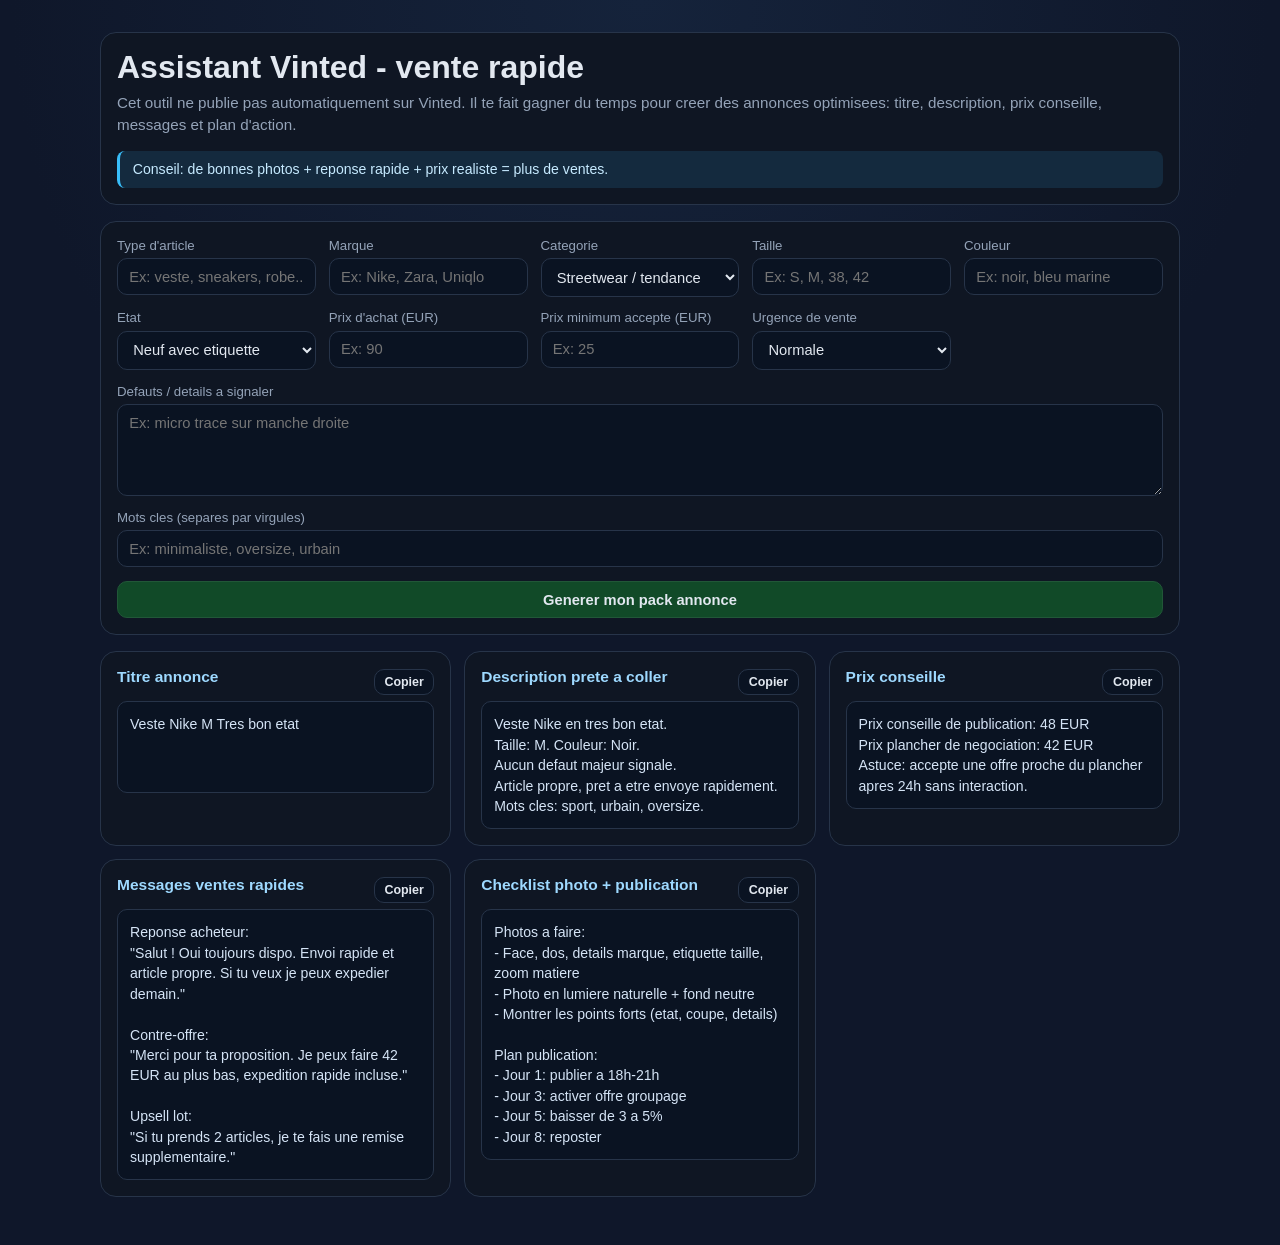
<file: vinted-assistant.html>
<!DOCTYPE html>
<html lang="fr">
<head>
  <meta charset="UTF-8">
  <meta name="viewport" content="width=device-width, initial-scale=1.0">
  <title>Assistant Vinted - Vente Rapide</title>
  <style>
    :root {
      color-scheme: dark;
      --bg: #0f172a;
      --card: #111827;
      --muted: #94a3b8;
      --text: #e2e8f0;
      --line: #273449;
      --ok: #22c55e;
      --accent: #38bdf8;
      --warning: #f59e0b;
    }

    * {
      box-sizing: border-box;
      margin: 0;
      padding: 0;
      font-family: Inter, Segoe UI, Roboto, sans-serif;
    }

    body {
      background: radial-gradient(circle at top, #15233b, var(--bg) 45%);
      color: var(--text);
      min-height: 100vh;
      padding: 2rem 1rem 3rem;
    }

    .container {
      width: min(1080px, 100%);
      margin: 0 auto;
      display: grid;
      gap: 1rem;
    }

    .card {
      background: color-mix(in srgb, var(--card) 90%, black 10%);
      border: 1px solid var(--line);
      border-radius: 16px;
      padding: 1rem;
    }

    h1 {
      font-size: clamp(1.4rem, 4vw, 2rem);
      margin-bottom: 0.35rem;
    }

    .sub {
      color: var(--muted);
      line-height: 1.5;
      font-size: 0.95rem;
    }

    .note {
      margin-top: 0.85rem;
      border-left: 3px solid var(--accent);
      background: rgba(56, 189, 248, 0.12);
      padding: 0.65rem 0.8rem;
      border-radius: 8px;
      font-size: 0.88rem;
      color: #c6eaff;
    }

    form {
      display: grid;
      gap: 0.85rem;
    }

    .grid {
      display: grid;
      gap: 0.8rem;
      grid-template-columns: repeat(auto-fit, minmax(180px, 1fr));
    }

    label {
      display: flex;
      flex-direction: column;
      gap: 0.35rem;
      font-size: 0.83rem;
      color: var(--muted);
    }

    input, select, textarea, button {
      border-radius: 10px;
      border: 1px solid var(--line);
      background: #0a1322;
      color: var(--text);
      padding: 0.6rem 0.7rem;
      font-size: 0.92rem;
    }

    textarea {
      min-height: 92px;
      resize: vertical;
    }

    button {
      cursor: pointer;
      font-weight: 600;
      transition: transform 0.1s ease, border-color 0.2s ease;
    }

    button:hover {
      border-color: var(--accent);
    }

    button:active {
      transform: translateY(1px);
    }

    .btn-main {
      background: color-mix(in srgb, var(--ok) 28%, #0b1a13);
      border-color: #215738;
    }

    .result-grid {
      display: grid;
      gap: 0.8rem;
      grid-template-columns: repeat(auto-fit, minmax(280px, 1fr));
    }

    .result h3 {
      margin-bottom: 0.55rem;
      font-size: 0.97rem;
      color: #9ed9ff;
    }

    .result pre, .result .box {
      white-space: pre-wrap;
      line-height: 1.45;
      background: #0a1322;
      border: 1px solid var(--line);
      border-radius: 10px;
      padding: 0.75rem;
      min-height: 92px;
      font-size: 0.88rem;
      color: #d5e4f6;
    }

    .row {
      display: flex;
      align-items: center;
      justify-content: space-between;
      gap: 0.6rem;
      margin-bottom: 0.4rem;
    }

    .copy {
      font-size: 0.78rem;
      padding: 0.32rem 0.6rem;
    }

    .pill {
      display: inline-flex;
      align-items: center;
      font-size: 0.76rem;
      color: #fdd68f;
      background: rgba(245, 158, 11, 0.12);
      border: 1px solid rgba(245, 158, 11, 0.35);
      border-radius: 999px;
      padding: 0.28rem 0.62rem;
      margin-top: 0.6rem;
    }
  </style>
</head>
<body>
  <main class="container">
    <section class="card">
      <h1>Assistant Vinted - vente rapide</h1>
      <p class="sub">
        Cet outil ne publie pas automatiquement sur Vinted. Il te fait gagner du temps pour creer des annonces
        optimisees: titre, description, prix conseille, messages et plan d'action.
      </p>
      <p class="note">
        Conseil: de bonnes photos + reponse rapide + prix realiste = plus de ventes.
      </p>
    </section>

    <section class="card">
      <form id="vinted-form">
        <div class="grid">
          <label>
            Type d'article
            <input id="itemType" placeholder="Ex: veste, sneakers, robe..." required>
          </label>
          <label>
            Marque
            <input id="brand" placeholder="Ex: Nike, Zara, Uniqlo" required>
          </label>
          <label>
            Categorie
            <select id="category">
              <option value="streetwear">Streetwear / tendance</option>
              <option value="sport">Sport</option>
              <option value="casual">Casual</option>
              <option value="vintage">Vintage</option>
              <option value="luxe">Luxe accessible</option>
            </select>
          </label>
          <label>
            Taille
            <input id="size" placeholder="Ex: S, M, 38, 42">
          </label>
          <label>
            Couleur
            <input id="color" placeholder="Ex: noir, bleu marine">
          </label>
          <label>
            Etat
            <select id="condition">
              <option value="new">Neuf avec etiquette</option>
              <option value="very-good">Tres bon etat</option>
              <option value="good">Bon etat</option>
              <option value="correct">Etat correct</option>
            </select>
          </label>
          <label>
            Prix d'achat (EUR)
            <input id="buyPrice" type="number" min="0" step="1" placeholder="Ex: 90">
          </label>
          <label>
            Prix minimum accepte (EUR)
            <input id="minPrice" type="number" min="0" step="1" placeholder="Ex: 25">
          </label>
          <label>
            Urgence de vente
            <select id="urgency">
              <option value="normal">Normale</option>
              <option value="fast">Rapide</option>
              <option value="very-fast">Tres rapide</option>
            </select>
          </label>
        </div>
        <label>
          Defauts / details a signaler
          <textarea id="defects" placeholder="Ex: micro trace sur manche droite"></textarea>
        </label>
        <label>
          Mots cles (separes par virgules)
          <input id="keywords" placeholder="Ex: minimaliste, oversize, urbain">
        </label>
        <button class="btn-main" type="submit">Generer mon pack annonce</button>
      </form>
    </section>

    <section class="result-grid">
      <article class="card result">
        <div class="row">
          <h3>Titre annonce</h3>
          <button class="copy" data-copy="titleOut">Copier</button>
        </div>
        <pre id="titleOut"></pre>
      </article>

      <article class="card result">
        <div class="row">
          <h3>Description prete a coller</h3>
          <button class="copy" data-copy="descriptionOut">Copier</button>
        </div>
        <pre id="descriptionOut"></pre>
      </article>

      <article class="card result">
        <div class="row">
          <h3>Prix conseille</h3>
          <button class="copy" data-copy="pricingOut">Copier</button>
        </div>
        <pre id="pricingOut"></pre>
      </article>

      <article class="card result">
        <div class="row">
          <h3>Messages ventes rapides</h3>
          <button class="copy" data-copy="messageOut">Copier</button>
        </div>
        <pre id="messageOut"></pre>
      </article>

      <article class="card result">
        <div class="row">
          <h3>Checklist photo + publication</h3>
          <button class="copy" data-copy="checklistOut">Copier</button>
        </div>
        <pre id="checklistOut"></pre>
      </article>
    </section>
  </main>

  <script>
    const form = document.getElementById("vinted-form");
    const outputs = {
      titleOut: document.getElementById("titleOut"),
      descriptionOut: document.getElementById("descriptionOut"),
      pricingOut: document.getElementById("pricingOut"),
      messageOut: document.getElementById("messageOut"),
      checklistOut: document.getElementById("checklistOut")
    };

    const categoryBoost = {
      streetwear: 1.08,
      sport: 1.05,
      casual: 1.0,
      vintage: 1.12,
      luxe: 1.16
    };

    const conditionRate = {
      new: 0.68,
      "very-good": 0.58,
      good: 0.48,
      correct: 0.37
    };

    const conditionLabel = {
      new: "Neuf avec etiquette",
      "very-good": "Tres bon etat",
      good: "Bon etat",
      correct: "Etat correct"
    };

    const urgencyCut = {
      normal: 1,
      fast: 0.95,
      "very-fast": 0.9
    };

    function clampTitle(text, max = 64) {
      return text.length <= max ? text : text.slice(0, max - 1).trimEnd() + "...";
    }

    function euro(v) {
      return `${Math.max(0, Math.round(v))} EUR`;
    }

    function computePrice(buy, category, condition, urgency, minAccepted) {
      const base = (buy || 28) * (conditionRate[condition] || 0.5) * (categoryBoost[category] || 1);
      const proposed = Math.round(base * (urgencyCut[urgency] || 1));
      const floorRaw = Math.round(proposed * 0.88);
      const floor = Math.max(minAccepted || 0, floorRaw);
      return { proposed, floor };
    }

    function buildSchedule(urgency) {
      if (urgency === "very-fast") {
        return [
          "- Jour 1: publier a 18h-21h",
          "- Jour 2: baisser de 5 a 8%",
          "- Jour 4: relancer avec nouvelles photos",
          "- Jour 6: reposter avec titre simplifie"
        ].join("\n");
      }

      if (urgency === "fast") {
        return [
          "- Jour 1: publier a 18h-21h",
          "- Jour 3: activer offre groupage",
          "- Jour 5: baisser de 3 a 5%",
          "- Jour 8: reposter"
        ].join("\n");
      }

      return [
        "- Jour 1: publier a 19h",
        "- Jour 4: repondre a tous les likes avec offre douce",
        "- Jour 7: verifier prix vs marche",
        "- Jour 10: reposter"
      ].join("\n");
    }

    function buildMessages(itemType, finalFloor) {
      return [
        "Reponse acheteur:",
        `"Salut ! Oui toujours dispo. Envoi rapide et article propre. Si tu veux je peux expedier demain."`,
        "",
        "Contre-offre:",
        `"Merci pour ta proposition. Je peux faire ${euro(finalFloor)} au plus bas, expedition rapide incluse."`,
        "",
        "Upsell lot:",
        `"Si tu prends 2 articles, je te fais une remise supplementaire."`
      ].join("\n");
    }

    function renderFromForm(values) {
      const itemType = values.itemType.trim();
      const brand = values.brand.trim();
      const size = values.size.trim() || "taille non precisee";
      const color = values.color.trim() || "couleur non precisee";
      const condition = values.condition;
      const defects = values.defects.trim();
      const keywords = values.keywords
        .split(",")
        .map((word) => word.trim())
        .filter(Boolean);

      const buy = Number(values.buyPrice) || 0;
      const minAccepted = Number(values.minPrice) || 0;
      const urgency = values.urgency;
      const category = values.category;

      const { proposed, floor } = computePrice(buy, category, condition, urgency, minAccepted);
      const title = clampTitle(`${itemType} ${brand} ${size} ${conditionLabel[condition]}`.replace(/\s+/g, " ").trim());

      const descriptionLines = [
        `${itemType} ${brand} en ${conditionLabel[condition].toLowerCase()}.`,
        `Taille: ${size}. Couleur: ${color}.`,
        defects ? `A noter: ${defects}.` : "Aucun defaut majeur signale.",
        "Article propre, pret a etre envoye rapidement.",
        keywords.length ? `Mots cles: ${keywords.join(", ")}.` : "Mots cles: style quotidien, bonne affaire."
      ];

      outputs.titleOut.textContent = title;
      outputs.descriptionOut.textContent = descriptionLines.join("\n");

      outputs.pricingOut.textContent = [
        `Prix conseille de publication: ${euro(proposed)}`,
        `Prix plancher de negociation: ${euro(floor)}`,
        "Astuce: accepte une offre proche du plancher apres 24h sans interaction."
      ].join("\n");

      outputs.messageOut.textContent = buildMessages(itemType, floor);
      outputs.checklistOut.textContent = [
        "Photos a faire:",
        "- Face, dos, details marque, etiquette taille, zoom matiere",
        "- Photo en lumiere naturelle + fond neutre",
        defects ? `- Montrer le defaut: ${defects}` : "- Montrer les points forts (etat, coupe, details)",
        "",
        "Plan publication:",
        buildSchedule(urgency)
      ].join("\n");
    }

    form.addEventListener("submit", (event) => {
      event.preventDefault();
      renderFromForm(Object.fromEntries(new FormData(form).entries()));
    });

    document.querySelectorAll(".copy").forEach((button) => {
      button.addEventListener("click", async () => {
        const targetId = button.getAttribute("data-copy");
        const text = outputs[targetId].textContent.trim();
        if (!text) return;
        await navigator.clipboard.writeText(text);
        const old = button.textContent;
        button.textContent = "Copie";
        setTimeout(() => {
          button.textContent = old;
        }, 1000);
      });
    });

    // Pre-fill once to show immediate output.
    renderFromForm({
      itemType: "Veste",
      brand: "Nike",
      category: "streetwear",
      size: "M",
      color: "Noir",
      condition: "very-good",
      buyPrice: "80",
      minPrice: "25",
      urgency: "fast",
      defects: "",
      keywords: "sport, urbain, oversize"
    });
  </script>
</body>
</html>
</file>
<file: style.css>
/* ===== RESET & BASE ===== */
*, *::before, *::after {
    margin: 0;
    padding: 0;
    box-sizing: border-box;
}

:root {
    --gold: #d4a03a;
    --gold-light: #f4c542;
    --gold-dark: #a07820;
    --bg-dark: #0a0a0a;
    --bg-section: #111111;
    --bg-card: #1a1a1a;
    --text-primary: #f5f0e8;
    --text-secondary: #b0a896;
    --text-muted: #777;
    --accent-green: #5a8c3c;
    --accent-brown: #8b4513;
    --font-display: 'Playfair Display', Georgia, serif;
    --font-body: 'Inter', -apple-system, sans-serif;
    --transition: 0.3s cubic-bezier(0.4, 0, 0.2, 1);
}

html {
    scroll-behavior: smooth;
    font-size: 16px;
}

body {
    font-family: var(--font-body);
    background: var(--bg-dark);
    color: var(--text-primary);
    line-height: 1.6;
    overflow-x: hidden;
}

a {
    text-decoration: none;
    color: inherit;
}

img {
    max-width: 100%;
}

.container {
    max-width: 1200px;
    margin: 0 auto;
    padding: 0 2rem;
}

/* ===== NAVBAR ===== */
.navbar {
    position: fixed;
    top: 0;
    left: 0;
    width: 100%;
    z-index: 1000;
    padding: 1.2rem 0;
    transition: var(--transition);
    background: transparent;
}

.navbar.scrolled {
    background: rgba(10, 10, 10, 0.95);
    backdrop-filter: blur(20px);
    padding: 0.8rem 0;
    box-shadow: 0 2px 20px rgba(0, 0, 0, 0.3);
}

.nav-container {
    max-width: 1200px;
    margin: 0 auto;
    padding: 0 2rem;
    display: flex;
    align-items: center;
    justify-content: space-between;
}

.nav-logo {
    display: flex;
    align-items: center;
    gap: 0.75rem;
    color: var(--gold);
    font-family: var(--font-display);
    font-size: 1.1rem;
    font-weight: 700;
    transition: var(--transition);
}

.nav-logo:hover {
    color: var(--gold-light);
}

.logo-icon {
    color: var(--gold);
}

.nav-links {
    display: flex;
    list-style: none;
    gap: 2rem;
}

.nav-link {
    font-size: 0.9rem;
    font-weight: 500;
    color: var(--text-secondary);
    transition: var(--transition);
    position: relative;
    padding: 0.25rem 0;
}

.nav-link::after {
    content: '';
    position: absolute;
    bottom: -2px;
    left: 0;
    width: 0;
    height: 2px;
    background: var(--gold);
    transition: var(--transition);
}

.nav-link:hover,
.nav-link.active {
    color: var(--gold);
}

.nav-link:hover::after,
.nav-link.active::after {
    width: 100%;
}

.nav-toggle {
    display: none;
    flex-direction: column;
    gap: 5px;
    background: none;
    border: none;
    cursor: pointer;
    padding: 5px;
}

.nav-toggle span {
    width: 25px;
    height: 2px;
    background: var(--text-primary);
    transition: var(--transition);
}

/* ===== HERO ===== */
.hero {
    min-height: 100vh;
    display: flex;
    align-items: center;
    justify-content: center;
    position: relative;
    overflow: hidden;
    background: radial-gradient(ellipse at 30% 50%, rgba(212, 160, 58, 0.08) 0%, transparent 60%),
                radial-gradient(ellipse at 70% 80%, rgba(90, 140, 60, 0.05) 0%, transparent 50%),
                var(--bg-dark);
}

.hero-bg-shapes {
    position: absolute;
    inset: 0;
    overflow: hidden;
}

.shape {
    position: absolute;
    border-radius: 50%;
    opacity: 0.03;
}

.shape-1 {
    width: 600px;
    height: 600px;
    background: var(--gold);
    top: -200px;
    right: -100px;
    animation: float 20s ease-in-out infinite;
}

.shape-2 {
    width: 400px;
    height: 400px;
    background: var(--accent-green);
    bottom: -100px;
    left: -100px;
    animation: float 25s ease-in-out infinite reverse;
}

.shape-3 {
    width: 300px;
    height: 300px;
    background: var(--gold);
    top: 50%;
    left: 50%;
    animation: float 15s ease-in-out infinite 5s;
}

@keyframes float {
    0%, 100% { transform: translate(0, 0) scale(1); }
    33% { transform: translate(30px, -30px) scale(1.05); }
    66% { transform: translate(-20px, 20px) scale(0.95); }
}

.hero-content {
    text-align: center;
    z-index: 2;
    max-width: 700px;
    padding: 0 2rem;
}

.hero-subtitle {
    font-size: 0.85rem;
    letter-spacing: 4px;
    text-transform: uppercase;
    color: var(--gold);
    margin-bottom: 1.5rem;
    font-weight: 500;
    opacity: 0;
    animation: fadeUp 1s ease forwards 0.3s;
}

.hero-title {
    font-family: var(--font-display);
    font-size: clamp(3rem, 8vw, 6rem);
    line-height: 1.05;
    margin-bottom: 1.5rem;
    opacity: 0;
    animation: fadeUp 1s ease forwards 0.5s;
}

.title-line {
    display: block;
}

.title-accent {
    color: var(--gold);
    font-style: italic;
}

.hero-desc {
    font-size: 1.15rem;
    color: var(--text-secondary);
    max-width: 500px;
    margin: 0 auto 2.5rem;
    line-height: 1.7;
    opacity: 0;
    animation: fadeUp 1s ease forwards 0.7s;
}

.hero-actions {
    display: flex;
    gap: 1rem;
    justify-content: center;
    flex-wrap: wrap;
    opacity: 0;
    animation: fadeUp 1s ease forwards 0.9s;
}

@keyframes fadeUp {
    from { opacity: 0; transform: translateY(30px); }
    to { opacity: 1; transform: translateY(0); }
}

.btn {
    display: inline-flex;
    align-items: center;
    padding: 0.9rem 2rem;
    border-radius: 50px;
    font-size: 0.95rem;
    font-weight: 600;
    transition: var(--transition);
    cursor: pointer;
    border: none;
    font-family: var(--font-body);
}

.btn-primary {
    background: var(--gold);
    color: var(--bg-dark);
}

.btn-primary:hover {
    background: var(--gold-light);
    transform: translateY(-2px);
    box-shadow: 0 8px 30px rgba(212, 160, 58, 0.3);
}

.btn-outline {
    border: 2px solid rgba(212, 160, 58, 0.4);
    color: var(--gold);
    background: transparent;
}

.btn-outline:hover {
    border-color: var(--gold);
    background: rgba(212, 160, 58, 0.1);
    transform: translateY(-2px);
}

.hero-illustration {
    position: absolute;
    right: 5%;
    top: 50%;
    transform: translateY(-50%);
    width: 300px;
    opacity: 0.15;
    z-index: 1;
    animation: fadeUp 1.5s ease forwards 1s;
}

.beer-hero-svg {
    width: 100%;
    height: auto;
}

/* Bubble animation */
.bubble {
    animation: rise 4s ease-in infinite;
}

.b1 { animation-delay: 0s; }
.b2 { animation-delay: 0.8s; }
.b3 { animation-delay: 1.6s; }
.b4 { animation-delay: 2.4s; }
.b5 { animation-delay: 0.4s; }
.b6 { animation-delay: 1.2s; }

@keyframes rise {
    0% { transform: translateY(0); opacity: 0.3; }
    50% { opacity: 0.5; }
    100% { transform: translateY(-80px); opacity: 0; }
}

/* Steam animation */
.steam {
    animation: steamRise 3s ease-in-out infinite;
    opacity: 0;
}

.s1 { animation-delay: 0s; }
.s2 { animation-delay: 0.5s; }
.s3 { animation-delay: 1s; }
.s4 { animation-delay: 1.5s; }

@keyframes steamRise {
    0% { opacity: 0; transform: translateY(0); }
    30% { opacity: 0.4; }
    100% { opacity: 0; transform: translateY(-25px); }
}

/* Wheat animation */
.wheat {
    animation: sway 4s ease-in-out infinite;
    transform-origin: bottom center;
}

.wheat-right {
    animation-delay: 1s;
}

@keyframes sway {
    0%, 100% { transform: translate(50px, 200px) rotate(-20deg); }
    50% { transform: translate(50px, 200px) rotate(-15deg); }
}

.wheat-right {
    animation-name: swayRight;
}

@keyframes swayRight {
    0%, 100% { transform: translate(340px, 220px) rotate(15deg); }
    50% { transform: translate(340px, 220px) rotate(20deg); }
}

.scroll-indicator {
    position: absolute;
    bottom: 2rem;
    left: 50%;
    transform: translateX(-50%);
    display: flex;
    flex-direction: column;
    align-items: center;
    gap: 0.5rem;
    color: var(--text-muted);
    font-size: 0.8rem;
    letter-spacing: 2px;
    text-transform: uppercase;
    animation: bounce 2s ease-in-out infinite;
    transition: var(--transition);
    z-index: 2;
}

.scroll-indicator:hover {
    color: var(--gold);
}

@keyframes bounce {
    0%, 100% { transform: translateX(-50%) translateY(0); }
    50% { transform: translateX(-50%) translateY(8px); }
}

/* ===== SECTIONS ===== */
.section {
    padding: 7rem 0;
    position: relative;
}

.section-label {
    font-size: 0.8rem;
    letter-spacing: 3px;
    text-transform: uppercase;
    color: var(--gold);
    margin-bottom: 0.75rem;
    text-align: center;
    font-weight: 500;
}

.section-title {
    font-family: var(--font-display);
    font-size: clamp(2rem, 4vw, 3rem);
    text-align: center;
    margin-bottom: 3.5rem;
    color: var(--text-primary);
}

/* ===== HISTOIRE / VALUES ===== */
.histoire {
    background: var(--bg-section);
}

.values-grid {
    display: grid;
    grid-template-columns: repeat(4, 1fr);
    gap: 1.5rem;
    margin-bottom: 4rem;
}

.value-card {
    background: var(--bg-card);
    border: 1px solid rgba(212, 160, 58, 0.1);
    border-radius: 16px;
    padding: 2rem 1.5rem;
    text-align: center;
    transition: var(--transition);
    cursor: default;
    opacity: 0;
    transform: translateY(30px);
}

.value-card.visible {
    opacity: 1;
    transform: translateY(0);
}

.value-card:hover {
    border-color: rgba(212, 160, 58, 0.3);
    transform: translateY(-5px);
    box-shadow: 0 10px 40px rgba(0, 0, 0, 0.3);
}

.value-number {
    font-family: var(--font-display);
    font-size: 2.5rem;
    font-weight: 900;
    color: var(--gold);
    opacity: 0.3;
    display: block;
    margin-bottom: 0.5rem;
}

.value-card h3 {
    font-family: var(--font-display);
    font-size: 1.2rem;
    margin-bottom: 0.5rem;
    color: var(--text-primary);
}

.value-card p {
    font-size: 0.9rem;
    color: var(--text-secondary);
    line-height: 1.5;
}

.story-content {
    display: grid;
    grid-template-columns: 1fr 1fr;
    gap: 4rem;
    align-items: center;
}

.story-text p {
    color: var(--text-secondary);
    margin-bottom: 1.25rem;
    line-height: 1.8;
    font-size: 0.95rem;
}

.story-text p:first-child {
    font-size: 1.1rem;
    color: var(--text-primary);
    font-weight: 500;
}

.story-illustration {
    display: flex;
    align-items: center;
    justify-content: center;
}

.brewery-svg {
    width: 100%;
    max-width: 400px;
    opacity: 0.7;
}

/* ===== BRASSERIE SECTION ===== */
.brasserie-section {
    background: var(--bg-dark);
}

.brasserie-grid {
    display: grid;
    grid-template-columns: 1fr 1fr;
    gap: 2rem;
}

.brasserie-card {
    background: var(--bg-card);
    border: 1px solid rgba(212, 160, 58, 0.1);
    border-radius: 20px;
    overflow: hidden;
    transition: var(--transition);
    padding: 2rem;
    opacity: 0;
    transform: translateY(30px);
}

.brasserie-card.visible {
    opacity: 1;
    transform: translateY(0);
}

.brasserie-card:hover {
    border-color: rgba(212, 160, 58, 0.3);
    transform: translateY(-5px);
    box-shadow: 0 15px 50px rgba(0, 0, 0, 0.4);
}

.brasserie-card-illustration {
    background: rgba(212, 160, 58, 0.05);
    border-radius: 12px;
    padding: 1rem;
    margin-bottom: 1.5rem;
    display: flex;
    align-items: center;
    justify-content: center;
    min-height: 200px;
}

.brasserie-card-illustration svg {
    width: 100%;
    max-width: 300px;
    transition: var(--transition);
}

.brasserie-card:hover .brasserie-card-illustration svg {
    transform: scale(1.05);
}

.brasserie-card-label {
    font-size: 0.75rem;
    letter-spacing: 2px;
    text-transform: uppercase;
    color: var(--gold);
    font-weight: 600;
}

.brasserie-card h3 {
    font-family: var(--font-display);
    font-size: 1.5rem;
    margin-top: 0.5rem;
    color: var(--text-primary);
}

/* ===== CREATIONS / PRODUCTS ===== */
.creations {
    background: var(--bg-section);
}

.filter-tabs {
    display: flex;
    justify-content: center;
    gap: 0.75rem;
    margin-bottom: 3rem;
}

.filter-btn {
    padding: 0.6rem 1.5rem;
    border: 1px solid rgba(212, 160, 58, 0.2);
    border-radius: 50px;
    background: transparent;
    color: var(--text-secondary);
    font-family: var(--font-body);
    font-size: 0.9rem;
    font-weight: 500;
    cursor: pointer;
    transition: var(--transition);
}

.filter-btn:hover {
    border-color: var(--gold);
    color: var(--gold);
}

.filter-btn.active {
    background: var(--gold);
    color: var(--bg-dark);
    border-color: var(--gold);
}

.products-grid {
    display: grid;
    grid-template-columns: repeat(3, 1fr);
    gap: 2rem;
}

.product-card {
    background: var(--bg-card);
    border: 1px solid rgba(212, 160, 58, 0.08);
    border-radius: 20px;
    overflow: hidden;
    transition: var(--transition);
    position: relative;
    opacity: 0;
    transform: translateY(30px);
}

.product-card.visible {
    opacity: 1;
    transform: translateY(0);
}

.product-card.hidden {
    display: none;
}

.product-card:hover {
    border-color: rgba(212, 160, 58, 0.25);
    transform: translateY(-8px);
    box-shadow: 0 20px 60px rgba(0, 0, 0, 0.4);
}

.badge {
    position: absolute;
    top: 1rem;
    right: 1rem;
    background: linear-gradient(135deg, var(--gold), var(--gold-dark));
    color: var(--bg-dark);
    padding: 0.3rem 0.8rem;
    border-radius: 20px;
    font-size: 0.75rem;
    font-weight: 700;
    z-index: 2;
    display: flex;
    align-items: center;
    gap: 0.3rem;
}

.badge::before {
    content: '🏅';
    font-size: 0.7rem;
}

.product-illustration {
    background: rgba(212, 160, 58, 0.03);
    padding: 1.5rem;
    display: flex;
    align-items: center;
    justify-content: center;
    min-height: 250px;
    transition: var(--transition);
}

.product-card:hover .product-illustration {
    background: rgba(212, 160, 58, 0.06);
}

.product-illustration svg {
    width: 160px;
    height: auto;
    transition: var(--transition);
}

.product-card:hover .product-illustration svg {
    transform: scale(1.08) translateY(-5px);
}

.product-info {
    padding: 1.5rem;
}

.product-meta {
    display: flex;
    justify-content: space-between;
    align-items: center;
    margin-bottom: 0.5rem;
}

.product-type {
    font-size: 0.75rem;
    letter-spacing: 1.5px;
    text-transform: uppercase;
    color: var(--gold);
    font-weight: 600;
}

.product-specs {
    font-size: 0.8rem;
    color: var(--text-muted);
}

.product-info h3 {
    font-family: var(--font-display);
    font-size: 1.3rem;
    margin-bottom: 0.75rem;
    color: var(--text-primary);
}

.product-info p {
    font-size: 0.88rem;
    color: var(--text-secondary);
    line-height: 1.6;
    margin-bottom: 1rem;
}

.product-link {
    font-size: 0.9rem;
    color: var(--gold);
    font-weight: 600;
    transition: var(--transition);
    display: inline-flex;
    align-items: center;
    gap: 0.25rem;
}

.product-link:hover {
    color: var(--gold-light);
    gap: 0.5rem;
}

/* Clickable cursor for interactive elements */
.clickable {
    cursor: pointer;
}

/* ===== FOOTER ===== */
.footer {
    background: #050505;
    padding: 4rem 0 2rem;
    border-top: 1px solid rgba(212, 160, 58, 0.1);
}

.footer-content {
    display: grid;
    grid-template-columns: 2fr 1fr 1fr;
    gap: 3rem;
    margin-bottom: 3rem;
}

.footer-brand h3 {
    font-family: var(--font-display);
    font-size: 1.5rem;
    color: var(--gold);
    margin-bottom: 0.5rem;
}

.footer-brand p {
    color: var(--text-secondary);
}

.footer-links h4,
.footer-contact h4 {
    font-size: 0.85rem;
    letter-spacing: 2px;
    text-transform: uppercase;
    color: var(--text-primary);
    margin-bottom: 1rem;
}

.footer-links a {
    display: block;
    color: var(--text-secondary);
    padding: 0.3rem 0;
    transition: var(--transition);
    font-size: 0.9rem;
}

.footer-links a:hover {
    color: var(--gold);
    padding-left: 0.5rem;
}

.footer-contact p {
    color: var(--text-secondary);
    font-size: 0.9rem;
    margin-bottom: 0.3rem;
}

.footer-bottom {
    border-top: 1px solid rgba(255, 255, 255, 0.05);
    padding-top: 1.5rem;
    text-align: center;
}

.footer-bottom p {
    font-size: 0.8rem;
    color: var(--text-muted);
}

.alcohol-warning {
    margin-top: 0.5rem;
    font-style: italic;
    font-size: 0.75rem !important;
    color: var(--text-muted);
    opacity: 0.7;
}

/* ===== MODAL ===== */
.modal-overlay {
    position: fixed;
    inset: 0;
    background: rgba(0, 0, 0, 0.85);
    backdrop-filter: blur(10px);
    z-index: 2000;
    display: flex;
    align-items: center;
    justify-content: center;
    opacity: 0;
    pointer-events: none;
    transition: var(--transition);
}

.modal-overlay.active {
    opacity: 1;
    pointer-events: all;
}

.modal {
    background: var(--bg-card);
    border: 1px solid rgba(212, 160, 58, 0.2);
    border-radius: 24px;
    max-width: 700px;
    width: 90%;
    max-height: 90vh;
    overflow-y: auto;
    position: relative;
    transform: scale(0.9) translateY(20px);
    transition: var(--transition);
}

.modal-overlay.active .modal {
    transform: scale(1) translateY(0);
}

.modal-close {
    position: absolute;
    top: 1rem;
    right: 1rem;
    width: 40px;
    height: 40px;
    border-radius: 50%;
    border: 1px solid rgba(255, 255, 255, 0.1);
    background: rgba(255, 255, 255, 0.05);
    color: var(--text-primary);
    font-size: 1.5rem;
    cursor: pointer;
    display: flex;
    align-items: center;
    justify-content: center;
    transition: var(--transition);
    z-index: 10;
}

.modal-close:hover {
    background: rgba(255, 255, 255, 0.1);
    border-color: var(--gold);
    color: var(--gold);
}

.modal-body {
    display: grid;
    grid-template-columns: 1fr 1fr;
    gap: 2rem;
}

.modal-illustration {
    background: rgba(212, 160, 58, 0.05);
    border-radius: 24px 0 0 24px;
    display: flex;
    align-items: center;
    justify-content: center;
    padding: 2rem;
    min-height: 350px;
}

.modal-illustration svg {
    width: 160px;
    height: auto;
}

.modal-content {
    padding: 2.5rem 2rem 2.5rem 0;
    display: flex;
    flex-direction: column;
    justify-content: center;
}

.modal-type {
    font-size: 0.75rem;
    letter-spacing: 2px;
    text-transform: uppercase;
    color: var(--gold);
    font-weight: 600;
    margin-bottom: 0.5rem;
}

.modal-content h2 {
    font-family: var(--font-display);
    font-size: 2rem;
    margin-bottom: 1rem;
    color: var(--text-primary);
}

.modal-desc {
    color: var(--text-secondary);
    line-height: 1.7;
    margin-bottom: 1.5rem;
}

.modal-details {
    display: flex;
    flex-direction: column;
    gap: 0.75rem;
}

.detail {
    display: flex;
    justify-content: space-between;
    padding: 0.75rem 0;
    border-bottom: 1px solid rgba(255, 255, 255, 0.05);
}

.detail strong {
    color: var(--text-primary);
    font-size: 0.85rem;
}

.detail span {
    color: var(--text-secondary);
    font-size: 0.85rem;
}

/* ===== RESPONSIVE ===== */
@media (max-width: 1024px) {
    .products-grid {
        grid-template-columns: repeat(2, 1fr);
    }

    .values-grid {
        grid-template-columns: repeat(2, 1fr);
    }
}

@media (max-width: 768px) {
    .nav-links {
        position: fixed;
        top: 0;
        right: -100%;
        width: 80%;
        max-width: 300px;
        height: 100vh;
        background: rgba(10, 10, 10, 0.98);
        backdrop-filter: blur(20px);
        flex-direction: column;
        padding: 5rem 2rem;
        gap: 1.5rem;
        transition: var(--transition);
        border-left: 1px solid rgba(212, 160, 58, 0.1);
    }

    .nav-links.open {
        right: 0;
    }

    .nav-toggle {
        display: flex;
        z-index: 1001;
    }

    .nav-toggle.open span:nth-child(1) {
        transform: rotate(45deg) translate(5px, 5px);
    }

    .nav-toggle.open span:nth-child(2) {
        opacity: 0;
    }

    .nav-toggle.open span:nth-child(3) {
        transform: rotate(-45deg) translate(5px, -5px);
    }

    .hero-illustration {
        display: none;
    }

    .hero-content {
        padding: 0 1.5rem;
    }

    .story-content {
        grid-template-columns: 1fr;
        gap: 2rem;
    }

    .story-illustration {
        order: -1;
    }

    .brasserie-grid {
        grid-template-columns: 1fr;
    }

    .products-grid {
        grid-template-columns: 1fr;
    }

    .values-grid {
        grid-template-columns: 1fr 1fr;
    }

    .footer-content {
        grid-template-columns: 1fr;
        gap: 2rem;
    }

    .modal-body {
        grid-template-columns: 1fr;
    }

    .modal-illustration {
        border-radius: 24px 24px 0 0;
        min-height: 200px;
    }

    .modal-content {
        padding: 0 2rem 2rem;
    }
}

@media (max-width: 480px) {
    .values-grid {
        grid-template-columns: 1fr;
    }

    .hero-title {
        font-size: 2.5rem;
    }

    .hero-actions {
        flex-direction: column;
        align-items: center;
    }

    .btn {
        width: 100%;
        max-width: 280px;
        justify-content: center;
    }

    .filter-tabs {
        flex-wrap: wrap;
    }
}

/* ===== SCROLL ANIMATIONS ===== */
[data-aos] {
    opacity: 0;
    transform: translateY(30px);
    transition: opacity 0.6s ease, transform 0.6s ease;
}

[data-aos].visible {
    opacity: 1;
    transform: translateY(0);
}

[data-aos="fade-right"] {
    transform: translateX(-30px);
}

[data-aos="fade-right"].visible {
    transform: translateX(0);
}

[data-aos="fade-left"] {
    transform: translateX(30px);
}

[data-aos="fade-left"].visible {
    transform: translateX(0);
}
</file>
<file: site/assets/css/style.css>
/* ═══════════════════════════════════════════════════════════════
   Portfolio — Erhan Dumlu
   BTS SIO SISR · Lycée Guy-Mollet, Arras
   Thème sombre. Aucune dépendance CSS externe hormis Google Fonts.
   ═══════════════════════════════════════════════════════════════ */

:root {
  --bg:          #090c10;
  --bg-alt:      #0d1117;
  --bg-raised:   #161b22;
  --surface:     rgba(255, 255, 255, 0.02);
  --surface-hi:  rgba(255, 255, 255, 0.04);
  --border:      rgba(255, 255, 255, 0.06);
  --border-hi:   rgba(255, 255, 255, 0.20);

  --text:        #8b949e;
  --text-soft:   #c9d1d9;
  --text-strong: #ffffff;
  --text-dim:    #6e7681;

  --accent:      #58a6ff;
  --accent-2:    #d2a8ff;
  --accent-3:    #ffab70;
  --ok:          #39d353;
  --warn:        #d29922;
  --err:         #ff7b72;

  --font-display: 'Syne', system-ui, sans-serif;
  --font-mono:    'JetBrains Mono', ui-monospace, monospace;
  --font-body:    'DM Sans', system-ui, sans-serif;

  --radius:    0.8rem;
  --radius-lg: 1rem;
  --gutter:    10%;
  --nav-h:     80px;
}

*, *::before, *::after { box-sizing: border-box; }

html {
  scroll-behavior: smooth;
  font-size: 16px;
  /* Évite que l'ancre d'une section passe sous la barre de nav fixe. */
  scroll-padding-top: calc(var(--nav-h) + 1rem);
}

body {
  margin: 0;
  padding: 0;
  background: var(--bg);
  color: var(--text);
  font-family: var(--font-body);
  font-weight: 400;
  line-height: 1.6;
  overflow-x: hidden;
  -webkit-font-smoothing: antialiased;
}

a { text-decoration: none; color: inherit; }
ul { list-style: none; padding: 0; margin: 0; }
img { max-width: 100%; height: auto; display: block; }

/* Focus visible au clavier : accessibilité + navigation sans souris. */
:focus-visible {
  outline: 2px solid var(--accent);
  outline-offset: 3px;
  border-radius: 4px;
}

/* Lien d'évitement, visible uniquement au focus clavier. */
.skip-link {
  position: absolute;
  left: -9999px;
  top: 0;
  z-index: 100000;
  background: var(--accent);
  color: var(--bg);
  padding: 0.7rem 1.2rem;
  font-family: var(--font-mono);
  font-size: 0.8rem;
  font-weight: 700;
  border-radius: 0 0 0.4rem 0;
}
.skip-link:focus { left: 0; }

.visually-hidden {
  position: absolute;
  width: 1px; height: 1px;
  padding: 0; margin: -1px;
  overflow: hidden;
  clip-path: inset(50%);
  white-space: nowrap;
}

/* ── NAVIGATION ────────────────────────────────────────────── */
.site-nav {
  position: fixed;
  top: 0; left: 0; right: 0;
  z-index: 9999;
  height: var(--nav-h);
  padding: 0 6%;
  display: flex;
  align-items: center;
  justify-content: space-between;
  background: rgba(9, 12, 16, 0.72);
  backdrop-filter: blur(12px);
  -webkit-backdrop-filter: blur(12px);
  border-bottom: 1px solid transparent;
  transition: border-color 0.25s, background 0.25s;
}
/* Classe posée par le JS au scroll : détache visuellement la nav du hero. */
.site-nav.is-scrolled {
  background: rgba(9, 12, 16, 0.92);
  border-bottom-color: var(--border);
}

.n-logo {
  font-family: var(--font-display);
  font-size: 1.3rem;
  font-weight: 800;
  color: var(--accent);
  letter-spacing: -0.02em;
}
.name-acc { color: var(--accent-2); }

.n-links { display: flex; gap: 2rem; }
.n-links a {
  font-family: var(--font-mono);
  font-size: 0.75rem;
  color: var(--text-strong);
  display: flex;
  flex-direction: column;
  align-items: center;
  letter-spacing: 0.05em;
  transition: opacity 0.2s, color 0.2s;
}
.n-links a:hover { opacity: 0.7; }
/* Section courante, mise à jour par l'IntersectionObserver du JS. */
.n-links a.is-active { color: var(--accent); opacity: 1; }
.n-links a.is-active .nn { color: var(--accent); }
.nn { color: var(--text-dim); font-size: 0.55rem; margin-bottom: 0.1rem; transition: color 0.2s; }

/* Bouton burger : masqué au-dessus de 1050px (voir media query). */
.nav-toggle {
  display: none;
  width: 42px; height: 42px;
  background: var(--surface-hi);
  border: 1px solid var(--border);
  border-radius: 0.5rem;
  cursor: pointer;
  padding: 0;
  position: relative;
}
.nav-toggle span {
  position: absolute;
  left: 50%; top: 50%;
  width: 18px; height: 2px;
  margin-left: -9px;
  background: var(--text-strong);
  border-radius: 2px;
  transition: transform 0.25s, opacity 0.2s;
}
.nav-toggle span:nth-child(1) { transform: translateY(-6px); }
.nav-toggle span:nth-child(2) { transform: translateY(0); }
.nav-toggle span:nth-child(3) { transform: translateY(6px); }
.nav-toggle[aria-expanded="true"] span:nth-child(1) { transform: rotate(45deg); }
.nav-toggle[aria-expanded="true"] span:nth-child(2) { opacity: 0; }
.nav-toggle[aria-expanded="true"] span:nth-child(3) { transform: rotate(-45deg); }

/* ── HERO ──────────────────────────────────────────────────── */
#hero {
  min-height: 100vh;
  min-height: 100svh;
  display: flex;
  flex-direction: column;
  justify-content: center;
  align-items: center;
  text-align: center;
  padding: var(--nav-h) 5% 5rem;
  position: relative;
  overflow: hidden;
  background: radial-gradient(circle at 50% 40%,
              rgba(210, 168, 255, 0.12) 0%,
              rgba(88, 166, 255, 0.05) 30%,
              var(--bg) 70%);
}
.hero-glow-orb {
  position: absolute;
  top: 22%;
  width: 140px; height: 140px;
  border-radius: 50%;
  background: radial-gradient(circle, var(--accent-3) 0%, var(--accent-2) 60%, transparent 100%);
  filter: blur(10px);
  opacity: 0.85;
  box-shadow: 0 0 60px rgba(255, 171, 112, 0.6);
  pointer-events: none;
}
.hero-content { position: relative; z-index: 2; max-width: 900px; }
#hero h1 {
  font-family: var(--font-display);
  font-size: clamp(2.6rem, 9vw, 7.5rem);
  font-weight: 800;
  line-height: 0.95;
  color: var(--text-strong);
  margin: 0 0 1.5rem;
  letter-spacing: 0.04em;
  text-transform: uppercase;
}
.hero-subtitle-text {
  font-family: var(--font-mono);
  font-size: clamp(0.65rem, 2.2vw, 0.85rem);
  color: var(--text-strong);
  letter-spacing: 0.15em;
  text-transform: uppercase;
  margin-bottom: 2rem;
}
.hero-desc {
  color: var(--text);
  font-size: 0.95rem;
  line-height: 1.8;
  max-width: 580px;
  margin: 0 auto 2.5rem;
}
.hero-ctas { display: flex; gap: 1.2rem; justify-content: center; flex-wrap: wrap; }

.btn-primary, .btn-secondary {
  display: inline-block;
  padding: 0.8rem 2rem;
  font-family: var(--font-mono);
  font-size: 0.78rem;
  border-radius: 2rem;
  transition: transform 0.2s, background 0.2s, border-color 0.2s;
}
.btn-primary {
  background: var(--text-strong);
  color: var(--bg);
  font-weight: 700;
  border: 1px solid var(--text-strong);
}
.btn-primary:hover { background: #e6edf3; transform: translateY(-2px); }
.btn-secondary {
  border: 1px solid var(--border-hi);
  color: var(--text-strong);
  background: rgba(255, 255, 255, 0.03);
}
.btn-secondary:hover { border-color: var(--text-strong); background: var(--surface-hi); }

.scroll-indicator {
  position: absolute;
  bottom: 40px;
  width: 22px; height: 38px;
  border: 2px solid rgba(255, 255, 255, 0.3);
  border-radius: 12px;
  display: flex;
  justify-content: center;
  padding-top: 6px;
}
.scroll-indicator::before {
  content: '';
  width: 4px; height: 6px;
  background: var(--text-strong);
  border-radius: 2px;
  animation: scrollAnim 1.5s infinite;
}
@keyframes scrollAnim {
  0%   { opacity: 1; transform: translateY(0); }
  100% { opacity: 0; transform: translateY(12px); }
}

/* ── SECTIONS ──────────────────────────────────────────────── */
.portfolio-section {
  padding: 7rem var(--gutter);
  position: relative;
  background: var(--bg);
}
.portfolio-section.alt-bg { background: var(--bg-alt); }
.section-num {
  font-family: var(--font-mono);
  font-size: 0.75rem;
  color: var(--accent);
  letter-spacing: 0.1em;
  margin-bottom: 0.5rem;
}
.section-title {
  font-family: var(--font-display);
  font-size: clamp(1.6rem, 5vw, 2.2rem);
  font-weight: 700;
  color: var(--text-strong);
  margin: 0 0 0.5rem;
}
.section-sub {
  font-family: var(--font-mono);
  font-size: 0.8rem;
  color: var(--text);
  margin: 0 0 3rem;
}

/* ── PRÉSENTATION ──────────────────────────────────────────── */
.about-grid { display: grid; grid-template-columns: 3fr 2fr; gap: 4rem; align-items: start; }
.about-body p { color: var(--text); line-height: 1.9; font-size: 0.95rem; margin: 0 0 1.2rem; }
.about-body p strong { color: var(--text-strong); font-weight: 500; }
.about-stats { display: grid; grid-template-columns: 1fr 1fr; gap: 1rem; }
.stat-box {
  background: var(--surface);
  border: 1px solid var(--border);
  border-radius: var(--radius);
  padding: 1.5rem;
  text-align: center;
}
.stat-val {
  font-family: var(--font-display);
  font-size: 2rem;
  font-weight: 700;
  color: var(--text-strong);
  display: block;
  margin-bottom: 0.3rem;
}
.stat-lbl {
  font-family: var(--font-mono);
  font-size: 0.65rem;
  color: var(--text);
  text-transform: uppercase;
}

/* ── COMPÉTENCES ───────────────────────────────────────────── */
.skills-grid { display: grid; grid-template-columns: repeat(3, 1fr); gap: 1.5rem; }
.skill-group {
  background: var(--surface);
  border: 1px solid var(--border);
  border-radius: var(--radius);
  padding: 1.5rem;
}
.skill-group-label {
  font-family: var(--font-mono);
  font-size: 0.75rem;
  color: var(--accent);
  text-transform: uppercase;
  margin-bottom: 1rem;
}
.skill-tags { display: flex; flex-wrap: wrap; gap: 0.4rem; }
.skill-tag {
  font-family: var(--font-mono);
  font-size: 0.7rem;
  color: var(--text-soft);
  background: var(--surface-hi);
  border: 1px solid rgba(255, 255, 255, 0.08);
  border-radius: 0.3rem;
  padding: 0.25rem 0.6rem;
}

/* ── PROJETS ───────────────────────────────────────────────── */
.projects-grid { display: grid; grid-template-columns: repeat(3, 1fr); gap: 1.5rem; }
.project-card {
  background: var(--surface);
  border: 1px solid var(--border);
  border-radius: var(--radius-lg);
  padding: 1.8rem;
  display: flex;
  flex-direction: column;
  justify-content: space-between;
  transition: transform 0.3s, border-color 0.3s;
}
.project-card:hover { transform: translateY(-5px); border-color: var(--border-hi); }
.project-card-head {
  display: flex;
  align-items: center;
  justify-content: space-between;
  gap: 0.6rem;
  flex-wrap: wrap;
}
.project-id { font-family: var(--font-mono); font-size: 0.65rem; color: var(--accent); }
.project-status {
  font-family: var(--font-mono);
  font-size: 0.6rem;
  padding: 0.15rem 0.5rem;
  border-radius: 0.2rem;
  font-weight: 700;
  white-space: nowrap;
}
.status-deployed  { background: rgba(57, 211, 83, 0.15);  color: var(--ok); }
.status-completed { background: rgba(88, 166, 255, 0.15); color: var(--accent); }
.status-progress  { background: rgba(210, 153, 34, 0.15); color: var(--warn); }
.project-title {
  font-family: var(--font-display);
  font-size: 1.1rem;
  font-weight: 700;
  color: var(--text-strong);
  margin: 1rem 0 0.5rem;
}
.project-desc { font-size: 0.85rem; color: var(--text); line-height: 1.6; margin: 0 0 1.5rem; }
.project-footer-tags { display: flex; flex-wrap: wrap; gap: 0.35rem; }
.project-tag {
  font-family: var(--font-mono);
  font-size: 0.65rem;
  color: var(--text);
  background: rgba(255, 255, 255, 0.03);
  border: 1px solid var(--border);
  border-radius: 0.2rem;
  padding: 0.15rem 0.45rem;
}
.project-tag.tag-ref { color: var(--accent-2); border-color: rgba(210, 168, 255, 0.3); }

/* ── BLOG TECHNIQUE (renvoi vers Dotclear) ─────────────────── */
.blog-widget { max-width: 760px; margin: 0 auto; }
.blog-window {
  background: var(--bg-alt);
  border: 1px solid rgba(255, 255, 255, 0.08);
  border-radius: var(--radius-lg);
  overflow: hidden;
}
.blog-window-bar {
  background: var(--bg-raised);
  padding: 0.8rem 1.2rem;
  display: flex;
  align-items: center;
  gap: 0.5rem;
  border-bottom: 1px solid rgba(255, 255, 255, 0.08);
}
.dot { width: 10px; height: 10px; border-radius: 50%; display: inline-block; }
.dot.r { background: #ff5f56; }
.dot.y { background: #ffbd2e; }
.dot.g { background: #27c93f; }
.blog-window-title {
  font-family: var(--font-mono);
  font-size: 0.7rem;
  color: var(--text-dim);
  margin-left: 0.6rem;
}
.blog-body {
  padding: 2rem;
  font-family: var(--font-mono);
  font-size: 0.82rem;
  line-height: 1.9;
  color: var(--text);
}
.blog-body .comment { color: var(--text-dim); }
.blog-body .comment::before { content: '// '; }
.blog-body p { margin: 0 0 1rem; }
.blog-body p:last-child { margin-bottom: 0; }

.blog-tagcloud {
  display: flex;
  flex-wrap: wrap;
  gap: 0.4rem;
  margin: 1.2rem 0 0;
}
.blog-tagcloud .skill-tag { color: var(--accent-2); border-color: rgba(210, 168, 255, 0.3); }

.blog-window-footer {
  padding: 1rem 1.5rem;
  border-top: 1px solid rgba(255, 255, 255, 0.08);
  display: flex;
  align-items: center;
  justify-content: space-between;
  gap: 1rem;
  flex-wrap: wrap;
  background: var(--bg);
}
.blog-url {
  font-family: var(--font-mono);
  font-size: 0.7rem;
  color: var(--accent);
  word-break: break-all;
}
.btn-blog {
  font-family: var(--font-mono);
  font-size: 0.75rem;
  background: var(--text-strong);
  color: var(--bg);
  padding: 0.5rem 1.4rem;
  border-radius: 1.5rem;
  font-weight: 700;
  border: none;
  cursor: pointer;
  white-space: nowrap;
  transition: background 0.2s, transform 0.2s;
}
.btn-blog:hover { background: #e6edf3; transform: translateY(-2px); }

/* ── CV ────────────────────────────────────────────────────── */
.cv-container {
  display: grid;
  grid-template-columns: 280px 1fr;
  background: var(--surface);
  border: 1px solid var(--border);
  border-radius: var(--radius-lg);
  overflow: hidden;
}
.cv-sidebar {
  background: rgba(255, 255, 255, 0.01);
  border-right: 1px solid var(--border);
  padding: 2rem;
}
.cv-avatar {
  width: 54px; height: 54px;
  border-radius: 50%;
  background: linear-gradient(135deg, var(--accent), var(--accent-2));
  display: flex;
  align-items: center;
  justify-content: center;
  font-family: var(--font-display);
  font-size: 1.2rem;
  font-weight: 800;
  color: var(--bg);
  margin-bottom: 1rem;
}
.cv-name {
  font-family: var(--font-display);
  font-size: 1.2rem;
  font-weight: 800;
  color: var(--text-strong);
  line-height: 1.1;
  margin-bottom: 0.3rem;
}
.cv-role { font-family: var(--font-mono); font-size: 0.7rem; color: var(--accent); margin-bottom: 1.5rem; }
.cv-section-title {
  font-family: var(--font-mono);
  font-size: 0.65rem;
  text-transform: uppercase;
  color: var(--text);
  letter-spacing: 0.1em;
  padding-bottom: 0.4rem;
  border-bottom: 1px solid var(--border);
  margin: 1.5rem 0 0.8rem;
}
.cv-contact-item { font-size: 0.78rem; color: var(--text); margin-bottom: 0.4rem; }
.cv-contact-item a:hover { color: var(--accent); }
.cv-skills-list span {
  display: block;
  font-family: var(--font-mono);
  font-size: 0.7rem;
  color: var(--text-soft);
  margin-bottom: 0.3rem;
}
.cv-langs { display: grid; grid-template-columns: 1fr 1fr; gap: 0.4rem; }
.cv-main { padding: 2.5rem; }
.cv-block { margin-bottom: 2.5rem; }
.cv-block:last-child { margin-bottom: 0; }
.cv-entry {
  border-left: 2px solid rgba(88, 166, 255, 0.4);
  padding-left: 1.2rem;
  margin-bottom: 1.8rem;
}
.cv-entry:last-child { margin-bottom: 0; }
.cv-entry.accent-2 { border-left-color: var(--accent-2); }
.cv-entry.accent-2 .cv-entry-meta { color: var(--accent-2); }
.cv-entry-title { font-family: var(--font-display); font-size: 1rem; font-weight: 700; color: var(--text-strong); }
.cv-entry-meta { font-family: var(--font-mono); font-size: 0.72rem; color: var(--accent); margin-bottom: 0.5rem; }
.cv-entry-body { font-size: 0.85rem; color: var(--text); line-height: 1.7; }
.cv-entry-body ul li { position: relative; padding-left: 1rem; margin-bottom: 0.3rem; }
.cv-entry-body ul li::before { content: '—'; position: absolute; left: 0; color: var(--accent); }

/* ── CONTACT ───────────────────────────────────────────────── */
.contact-grid { display: grid; grid-template-columns: 1fr 1.3fr; gap: 3rem; align-items: start; }
.contact-card {
  display: flex;
  align-items: center;
  gap: 1rem;
  padding: 1.2rem;
  background: var(--surface);
  border: 1px solid var(--border);
  border-radius: var(--radius);
  margin-bottom: 1rem;
  transition: border-color 0.2s, transform 0.2s;
}
a.contact-card:hover { border-color: var(--border-hi); transform: translateY(-2px); }
.contact-card-ico { font-size: 1.2rem; line-height: 1; }
.contact-card-label {
  display: block;
  font-family: var(--font-mono);
  font-size: 0.65rem;
  color: var(--text);
  text-transform: uppercase;
  line-height: 1.4;
}
.contact-card-val {
  display: block;
  font-size: 0.9rem;
  font-weight: 500;
  color: var(--text-strong);
  word-break: break-word;
}

.contact-form { display: flex; flex-direction: column; gap: 1rem; }
.form-row-2 { display: grid; grid-template-columns: 1fr 1fr; gap: 1rem; }
.form-field label {
  font-family: var(--font-mono);
  font-size: 0.65rem;
  color: var(--text);
  text-transform: uppercase;
  display: block;
  margin-bottom: 0.4rem;
}
.form-field input,
.form-field textarea {
  background: var(--surface);
  border: 1px solid rgba(255, 255, 255, 0.08);
  border-radius: 0.5rem;
  padding: 0.8rem 1rem;
  color: var(--text-strong);
  font-family: var(--font-body);
  font-size: 0.85rem;
  width: 100%;
  outline: none;
  transition: border-color 0.2s;
}
.form-field textarea { resize: vertical; min-height: 110px; }
.form-field input:focus,
.form-field textarea:focus { border-color: var(--accent); }
.form-field input:user-invalid,
.form-field textarea:user-invalid { border-color: var(--err); }

/* Piège à robots : invisible pour l'humain, rempli par les bots. */
.hp-field {
  position: absolute;
  left: -9999px;
  width: 1px; height: 1px;
  overflow: hidden;
}

.form-status {
  font-family: var(--font-mono);
  font-size: 0.75rem;
  padding: 0.7rem 1rem;
  border-radius: 0.5rem;
  border: 1px solid var(--border);
  background: var(--surface);
}
.form-status[hidden] { display: none; }
.form-status.is-ok  { color: var(--ok);  border-color: rgba(57, 211, 83, 0.35); }
.form-status.is-err { color: var(--err); border-color: rgba(255, 123, 114, 0.35); }

/* ── FOOTER ────────────────────────────────────────────────── */
.site-footer {
  border-top: 1px solid var(--border);
  padding: 2rem var(--gutter);
  display: flex;
  justify-content: space-between;
  align-items: center;
  gap: 1rem;
  flex-wrap: wrap;
  background: var(--bg);
  font-family: var(--font-mono);
  font-size: 0.75rem;
  color: var(--text);
}
.site-footer strong { color: var(--text-strong); font-weight: 700; }
.footer-links { display: flex; gap: 1.2rem; flex-wrap: wrap; }
.footer-links a:hover { color: var(--accent); }

/* ── RESPONSIVE ────────────────────────────────────────────── */
@media (max-width: 1050px) {
  :root { --gutter: 7%; }
  .skills-grid, .projects-grid { grid-template-columns: 1fr 1fr; }
  .about-grid, .contact-grid, .cv-container { grid-template-columns: 1fr; }
  .cv-sidebar { border-right: none; border-bottom: 1px solid var(--border); }

  .nav-toggle { display: block; }
  /* Le menu devient un panneau déroulant sous la barre de nav. */
  .n-links {
    position: fixed;
    top: var(--nav-h);
    left: 0; right: 0;
    flex-direction: column;
    align-items: stretch;
    gap: 0;
    padding: 0.5rem 6% 1.2rem;
    background: var(--bg);
    box-shadow: 0 18px 40px rgba(0, 0, 0, 0.55);
    border-bottom: 1px solid var(--border);
    transform: translateY(-120%);
    transition: transform 0.28s ease;
  }
  .n-links.is-open { transform: translateY(0); }
  .n-links a {
    flex-direction: row;
    align-items: baseline;
    gap: 0.6rem;
    padding: 0.9rem 0.2rem;
    font-size: 0.85rem;
    border-bottom: 1px solid var(--border);
  }
  .n-links a:last-child { border-bottom: none; }
  .nn { margin-bottom: 0; }
}

@media (max-width: 700px) {
  :root { --gutter: 6%; }
  .portfolio-section { padding: 4.5rem var(--gutter); }
  .skills-grid, .projects-grid, .about-stats { grid-template-columns: 1fr; }
  .form-row-2 { grid-template-columns: 1fr; }
  .cv-main, .cv-sidebar { padding: 1.5rem; }
  .blog-body { padding: 1.2rem; }
  .hero-ctas { flex-direction: column; align-items: stretch; }
  .btn-primary, .btn-secondary { text-align: center; }
  .site-footer { flex-direction: column; align-items: flex-start; }
}

/* Respecte le réglage système « réduire les animations ». */
@media (prefers-reduced-motion: reduce) {
  html { scroll-behavior: auto; }
  *, *::before, *::after {
    animation-duration: 0.01ms !important;
    animation-iteration-count: 1 !important;
    transition-duration: 0.01ms !important;
  }
}

/* ── IMPRESSION (CV imprimable / export PDF) ───────────────── */
@media print {
  .site-nav, .nav-toggle, .scroll-indicator, #hero, #blog,
  .contact-form, .site-footer { display: none !important; }
  body { background: #fff; color: #111; }
  .portfolio-section, .portfolio-section.alt-bg { background: #fff; padding: 1rem 0; }
  .section-title, .cv-entry-title, .cv-name, .contact-card-val { color: #111; }
  .cv-container, .cv-sidebar, .stat-box, .skill-group, .project-card, .contact-card {
    border-color: #ccc; background: #fff;
  }
  .cv-entry-body, .about-body p, .project-desc, .cv-contact-item { color: #333; }
}
</file>
